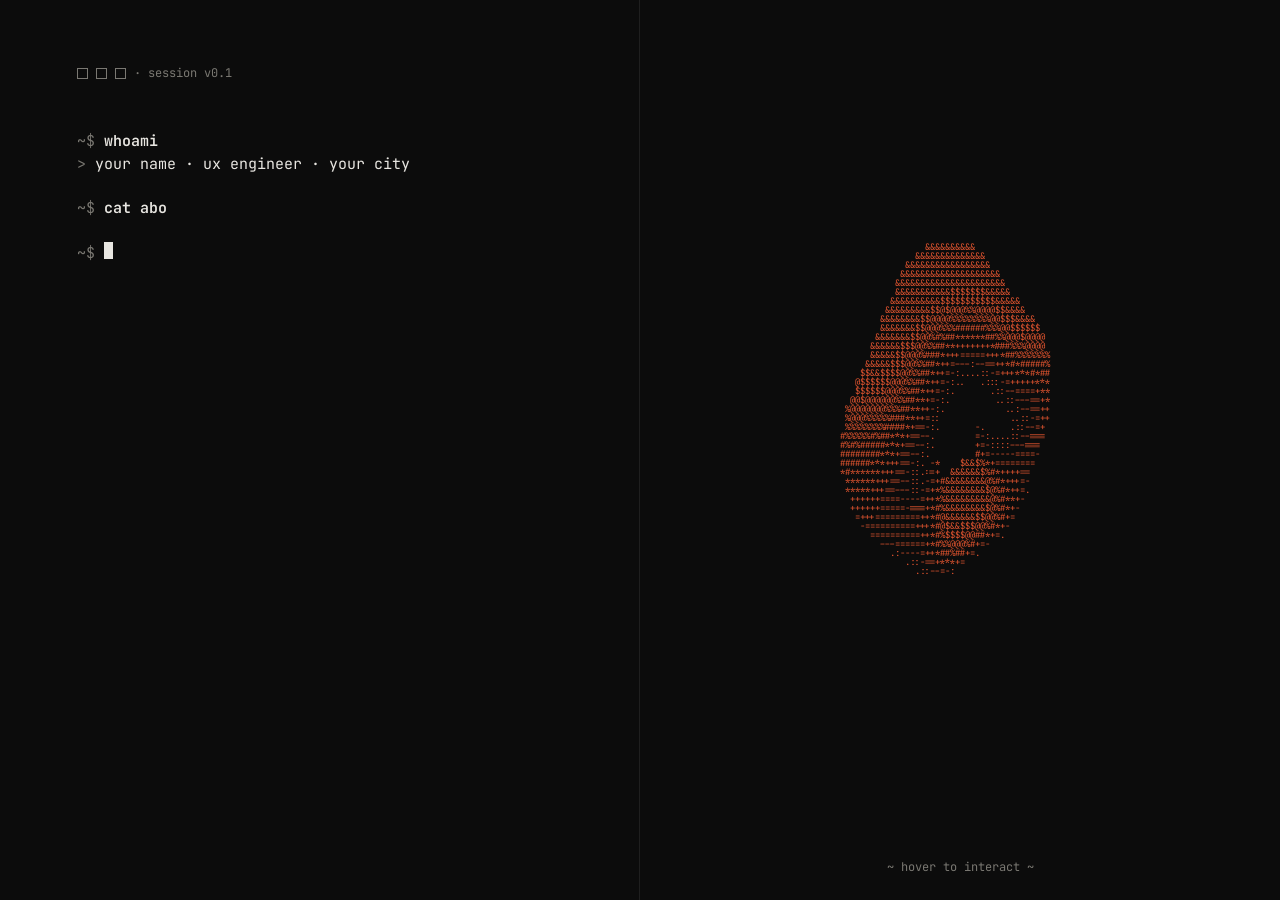
<file: index.html>
﻿<!DOCTYPE html>
<html lang="ru"><head>
<meta charset="UTF-8"><style id="qw-theme">:root {
  --contextual-navbar-foreground-color: #000000 !important;
  --connection-foreground-color: #FFFFFF !important;
  --automation-foreground-color: #FFFFFF !important;
  --global-navbar-background-color: #F3F3F7 !important;
  --accent-foreground-color: #FFFFFF !important;
  --primary-foreground-color: #000000 !important;
  --measure-foreground-color: #CB7600 !important;
  --dimension-foreground-color: #1B84BF !important;
  --warning-background-color: #FF9800 !important;
  --warning-foreground-color: #000000 !important;
  --success-background-color: #27700E !important;
  --info-foreground-color: #FFFFFF !important;
  --secondary-foreground-color: #000000 !important;
  --info-background-color: #2196F3 !important;
  --measure-background-color: #FFF8EF !important;
  --contextual-navbar-background-color: #FFFFFF !important;
  --accent-background-color: #4200DB !important;
  --visualization-background-color: #6842FF !important;
  --connection-background-color: #FF4B14 !important;
  --secondary-background-color: #F9F9FB !important;
  --danger-background-color: #C82745 !important;
  --automation-background-color: #D600BA !important;
  --success-foreground-color: #FFFFFF !important;
  --danger-foreground-color: #FFFFFF !important;
  --dimension-background-color: #EEF8FF !important;
  --insight-foreground-color: #FFFFFF !important;
  --primary-background-color: #FFFFFF !important;
  --insight-background-color: #78008A !important;
  --visualization-foreground-color: #FFFFFF !important;
  --global-navbar-foreground-color: #5A5A5B !important;
  --chat-column-base: 720px !important;
  --chat-column-max: 720px !important;
  --color-bg: #faf9fc !important;
  --color-navbar-bg: #f9f9fb !important;
  --color-navbar-fg: #131920 !important;
  --color-navbar-divider: rgba(0, 0, 0, .12) !important;
  --color-leftnav-bg: #ffffff !important;
  --color-bg-chat-view: #f9f9fb !important;
  --color-bg-secondary: #ffffff !important;
  --color-bg-tertiary: #f9fafb !important;
  --color-bg-hover: #f3f4f6 !important;
  --color-surface: #f9fafb !important;
  --color-surface-hover: #f3f4f6 !important;
  --color-surface-active: #e5e7eb !important;
  --color-border: rgba(0, 0, 0, .12) !important;
  --color-border-light: rgba(0, 0, 0, .06) !important;
  --color-border-strong: #d1d5db !important;
  --background-toggle-off-default: rgba(255, 255, 255, 0) !important;
  --color-primary: #4200db !important;
  --color-primary-dark: #35009e !important;
  --color-primary-light: #8575ff !important;
  --color-primary-bg: #e8e6ff !important;
  --color-primary-hover-border: #35009e !important;
  --color-nav-icon-active: #4200db !important;
  --color-nav-hover-border: #4200db !important;
  --color-primary-alpha-3: color-mix(in srgb, #4200db 3%, transparent) !important;
  --color-primary-alpha-5: color-mix(in srgb, #4200db 5%, transparent) !important;
  --color-primary-alpha-8: color-mix(in srgb, #4200db 8%, transparent) !important;
  --color-primary-alpha-12: color-mix(in srgb, #4200db 12%, transparent) !important;
  --color-primary-alpha-15: color-mix(in srgb, #4200db 15%, transparent) !important;
  --color-primary-alpha-20: color-mix(in srgb, #4200db 20%, transparent) !important;
  --color-primary-alpha-25: color-mix(in srgb, #4200db 25%, transparent) !important;
  --color-primary-alpha-30: color-mix(in srgb, #4200db 30%, transparent) !important;
  --color-primary-alpha-40: color-mix(in srgb, #4200db 40%, transparent) !important;
  --color-primary-alpha-50: color-mix(in srgb, #4200db 50%, transparent) !important;
  --color-primary-alpha-60: color-mix(in srgb, #4200db 60%, transparent) !important;
  --color-primary-subtle: color-mix(in srgb, #4200db 12%, transparent) !important;
  --color-primary-border: color-mix(in srgb, #4200db 30%, transparent) !important;
  --color-focus-ring: #4200db !important;
  --color-sidebar-hover: color-mix(in srgb, #4200db 12%, transparent) !important;
  --color-sidebar-hover-solid: color-mix(in srgb, #4200db 12%, #faf9fc) !important;
  --block-selection-outline-offset: 2px !important;
  --color-accent: #4200db !important;
  --color-accent-foreground: #4200db !important;
  --color-accent-dark: #35009e !important;
  --color-accent-light: #e8e6ff !important;
  --color-accent-inverse: #ffffff !important;
  --color-link: #4200db !important;
  --color-brand-ai-gradient-start: #6842ff !important;
  --color-brand-ai-gradient-mid: #d600ba !important;
  --color-brand-ai-gradient-end: #ff4b14 !important;
  --color-brand-kiro: #9147ff !important;
  --color-primary-gradient-end: #e8e6ff !important;
  --color-primary-bg-solid: #e8e6ff !important;
  --color-user-bubble: #F3F3F7 !important;
  --color-user-bubble-text: #131920 !important;
  --color-text: #131920 !important;
  --color-text-secondary: #5e5e5e !important;
  --color-text-tertiary: #656871 !important;
  --color-text-muted: #656871 !important;
  --color-text-on-primary: #ffffff !important;
  --color-success: #00802f !important;
  --color-success-dark: #00471e !important;
  --color-success-light: #d9ffd6 !important;
  --color-success-hover: #005c26 !important;
  --color-success-bg: #e6f5eb !important;
  --color-success-border: #b3d9bf !important;
  --color-success-foreground: #00802f !important;
  --color-success-dark-foreground: #00471e !important;
  --color-success-text: #00471e !important;
  --color-error: #db0000 !important;
  --color-error-dark: #700000 !important;
  --color-error-light: #ffe0e0 !important;
  --color-error-hover: #ffe0e0 !important;
  --color-error-bg: #fceaea !important;
  --color-error-border: #f2cccc !important;
  --color-error-active-border: #db0000 !important;
  --color-error-foreground: #db0000 !important;
  --color-error-dark-foreground: #700000 !important;
  --color-error-inverse: #ffffff !important;
  --color-error-text: #700000 !important;
  --color-warning: #f2b100 !important;
  --color-warning-dark: #573a00 !important;
  --color-warning-light: #fffbbd !important;
  --color-warning-hover: #db9200 !important;
  --color-warning-bg: #fef7e6 !important;
  --color-warning-border: #f9dfa3 !important;
  --color-warning-foreground: #f2b100 !important;
  --color-warning-dark-foreground: #573a00 !important;
  --color-warning-inverse: #573a00 !important;
  --color-surface-warning: #fffbbd !important;
  --color-text-warning: #573a00 !important;
  --color-info: #006ce0 !important;
  --color-info-dark: #002a66 !important;
  --color-info-light: #d1f1ff !important;
  --color-info-hover: #003b8f !important;
  --color-info-bg: #ebf3fc !important;
  --color-info-border: #b3d1f0 !important;
  --color-info-foreground: #006ce0 !important;
  --color-info-dark-foreground: #002a66 !important;
  --color-info-inverse: #ffffff !important;
  --color-overlay: rgba(0, 0, 0, .5) !important;
  --color-shadow: rgba(0, 0, 0, .08) !important;
  --color-hover: rgba(0, 0, 0, .05) !important;
  --color-tooltip-bg: rgba(0, 0, 0, .85) !important;
  --color-tooltip-text: #ffffff !important;
  --color-voice-purple: #8575ff !important;
  --color-voice-purple-dark: #4200db !important;
  --color-voice-purple-light: #8575ff !important;
  --color-voice-red: #db0000 !important;
  --color-voice-red-dark: #700000 !important;
  --color-voice-amber: #f2b100 !important;
  --color-voice-purple-glow: rgba(66, 0, 219, .4) !important;
  --color-voice-red-glow: rgba(219, 0, 0, .4) !important;
  --font-sans: "Amazon Ember", "Helvetica Neue", "Segoe UI", Roboto, Helvetica, Arial, sans-serif !important;
  --font-mono: "SF Mono", "Monaco", "Menlo", "Consolas", monospace !important;
  --text-2xs: .5625rem !important;
  --text-xs: .625rem !important;
  --text-sm: .6875rem !important;
  --text-base: .75rem !important;
  --text-md: .8125rem !important;
  --text-lg: .875rem !important;
  --text-xl: 1rem !important;
  --text-2xl: 1.125rem !important;
  --text-3xl: 1.25rem !important;
  --text-4xl: 1.5rem !important;
  --text-5xl: 2rem !important;
  --spacing-1: calc(.25rem * 1) !important;
  --spacing-1-5: calc(.25rem * 1.5) !important;
  --spacing-2: calc(.25rem * 2) !important;
  --spacing-3: calc(.25rem * 3) !important;
  --spacing-4: calc(.25rem * 4) !important;
  --spacing-5: calc(.25rem * 5) !important;
  --spacing-6: calc(.25rem * 6) !important;
  --spacing-7: calc(.25rem * 7) !important;
  --spacing-8: calc(.25rem * 8) !important;
  --spacing-9: calc(.25rem * 9) !important;
  --spacing-10: calc(.25rem * 10) !important;
  --border-radius-rounded-lg: 8px !important;
  --radius-sm: 6px !important;
  --radius-md: 10px !important;
  --radius-card: 12px !important;
  --radius-lg: 16px !important;
  --radius-pill: 8px !important;
  --shadow-sm: 0 1px 2px rgba(0, 0, 0, .05) !important;
  --shadow-md: 0 4px 12px rgba(0, 0, 0, .08) !important;
  --shadow-lg: 0 4px 16px 4px rgba(0, 0, 0, .16), 0 2px 6px 1px rgba(0, 0, 0, .16) !important;
  --color-success-bg-solid: #d9ffd6 !important;
  --color-error-bg-solid: #ffe0e0 !important;
  --color-error-border-solid: #ffe0e0 !important;
  --color-warning-bg-solid: #fffbbd !important;
  --color-warning-text: #573a00 !important;
  --color-info-bg-solid: #d1f1ff !important;
  --color-info-bg-solid-alt: #d1f1ff !important;
  --color-info-text: #002a66 !important;
  --color-info-text-alt: #002a66 !important;
  --color-emerald: #10b981 !important;
  --color-teal: #4ecdc4 !important;
  --color-code-bg: #F3F3F7 !important;
  --color-code-header-bg: #f1f3f5 !important;
  --color-code-text: #24292e !important;
  --color-code-border: #e1e4e8 !important;
  --color-code-muted: #6a737d !important;
  --color-inline-code-bg: #F3F3F7 !important;
  --color-inline-code-text: #24292e !important;
  --color-inline-code-border: #e1e4e8 !important;
  --color-scrollbar-thumb: #d1d5db !important;
  --color-scrollbar-track: transparent !important;
  --qs-data-cat-01: #4338CA !important;
  --qs-data-cat-02: #D97706 !important;
  --qs-data-cat-03: #0891B2 !important;
  --qs-data-cat-04: #8B5CF6 !important;
  --qs-data-cat-05: #15803D !important;
  --qs-data-cat-06: #0C4A6E !important;
  --qs-data-cat-07: #D946EF !important;
  --qs-data-cat-08: #65A30D !important;
  --qs-data-cat-09: #1D4ED8 !important;
  --qs-data-cat-10: #831843 !important;
  --qs-data-cat-11: #C2410C !important;
  --qs-data-cat-12: #115E59 !important;
  --qs-data-cat-other: #737373 !important;
  --qs-content: #fff !important;
  --qs-main: #f9f9fb !important;
  --qs-primary-foreground: #131920 !important;
  --qs-secondary-foreground: #656871 !important;
  --qs-tertiary-foreground: #656871 !important;
  --qs-placeholder-foreground: #656871 !important;
  --qs-divider: #dedee3 !important;
  --qs-default-border: #8c8c94 !important;
  --qs-neutral-soft: #b4b4bb !important;
  --qs-neutral-gray-50: #f9fafb !important;
  --qs-tertiary-background: #f9fafb !important;
  --qs-action-hover: #f3f3f7 !important;
  --qs-primary-default: #4200db !important;
  --qs-primary-dark: #35009e !important;
  --qs-primary-medium: #8575ff !important;
  --qs-primary-light: #e8e6ff !important;
  --qs-primary-inverse: #fff !important;
  --qs-success-default: #00802f !important;
  --qs-success-dark: #00471e !important;
  --qs-success-light: #d9ffd6 !important;
  --qs-error-default: #db0000 !important;
  --qs-error-dark: #700000 !important;
  --qs-warning-default: #f2b100 !important;
  --qs-warning-dark: #573a00 !important;
  --qs-warning-light: #fffbbd !important;
  --qs-info-default: #006ce0 !important;
  --qs-info-dark: #002a66 !important;
  --qs-font-sans: "Amazon Ember", "Helvetica Neue", "Segoe UI", Helvetica, Arial, sans-serif !important;
  --safe-top: 0.0px !important;
  --safe-bottom: 0.0px !important;
  --safe-left: 0.0px !important;
  --safe-right: 0.0px !important;
  --qs-action-active: #e8e6ff !important;
  --qs-action-active-hover: #b2a8ff !important;
  --qs-action-disabled: #f3f3f7 !important;
  --qs-active-border: #4200db !important;
  --qs-application-navbar: #4200db !important;
  --qs-application-navbar-dark: #35009e !important;
  --qs-application-navbar-foreground: #fff !important;
  --qs-application-navbar-light: #e8e6ff !important;
  --qs-automation-dark: #660052 !important;
  --qs-automation-default: #d600ba !important;
  --qs-automation-light: #ffe0fb !important;
  --qs-automation-medium: #b3008f !important;
  --qs-automation-soft: #ff94f1 !important;
  --qs-avatar-blue-bg: #d1f1ff !important;
  --qs-avatar-blue-fg: #002a66 !important;
  --qs-avatar-fuchsia-bg: #fce6ff !important;
  --qs-avatar-fuchsia-fg: #590066 !important;
  --qs-avatar-green-bg: #d9ffd6 !important;
  --qs-avatar-green-fg: #00471e !important;
  --qs-avatar-neutral-bg: #dedee3 !important;
  --qs-avatar-neutral-fg: #131920 !important;
  --qs-avatar-orange-bg: #ffe0d6 !important;
  --qs-avatar-orange-fg: #661800 !important;
  --qs-avatar-pink-bg: #ffe0fb !important;
  --qs-avatar-pink-fg: #660052 !important;
  --qs-avatar-primary-bg: #e8e6ff !important;
  --qs-avatar-primary-fg: #35009e !important;
  --qs-avatar-red-bg: #ffe0e0 !important;
  --qs-avatar-red-fg: #700000 !important;
  --qs-avatar-violet-bg: #f2e5ff !important;
  --qs-avatar-violet-fg: #45008a !important;
  --qs-avatar-yellow-bg: #fffbbd !important;
  --qs-avatar-yellow-fg: #573a00 !important;
  --qs-blue-100: #e2ebff !important;
  --qs-blue-1000: #060d27 !important;
  --qs-blue-200: #c2d5ff !important;
  --qs-blue-300: #9fbdff !important;
  --qs-blue-400: #7ea0fc !important;
  --qs-blue-50: #fafbff !important;
  --qs-blue-500: #517df6 !important;
  --qs-blue-600: #2d5fe8 !important;
  --qs-blue-700: #1d3cb9 !important;
  --qs-blue-800: #162c85 !important;
  --qs-blue-900: #102165 !important;
  --qs-blue-950: #0b1746 !important;
  --qs-brand: #fff !important;
  --qs-brand-foreground: #131920 !important;
  --qs-brand-navbar: #131920 !important;
  --qs-brand-navbar-dark: #000 !important;
  --qs-brand-navbar-foreground: #fff !important;
  --qs-brand-navbar-light: #dedee3 !important;
  --qs-coachmark: #006ce0 !important;
  --qs-connection-dark: #661800 !important;
  --qs-connection-default: #db3300 !important;
  --qs-connection-light: #ffe0d6 !important;
  --qs-connection-soft: #ff997a !important;
  --qs-content-inverse: #333843 !important;
  --qs-content-inverse-active: #131920 !important;
  --qs-contrast-foreground: #131920 !important;
  --qs-control-selected-bg: #4200db !important;
  --qs-control-selected-hover-bg: #35009e !important;
  --qs-darkpurple1-100: #eee1ef !important;
  --qs-darkpurple1-1000: #130b14 !important;
  --qs-darkpurple1-200: #dcc0dd !important;
  --qs-darkpurple1-300: #c99ecc !important;
  --qs-darkpurple1-400: #b57ab8 !important;
  --qs-darkpurple1-50: #f8f2f8 !important;
  --qs-darkpurple1-500: #97529b !important;
  --qs-darkpurple1-600: #754078 !important;
  --qs-darkpurple1-700: #542e57 !important;
  --qs-darkpurple1-800: #472749 !important;
  --qs-darkpurple1-900: #341c35 !important;
  --qs-darkpurple1-950: #241325 !important;
  --qs-darkpurple2-100: #f1e3fc !important;
  --qs-darkpurple2-1000: #1b042f !important;
  --qs-darkpurple2-200: #e7d0fb !important;
  --qs-darkpurple2-300: #d6b0f8 !important;
  --qs-darkpurple2-400: #be81f3 !important;
  --qs-darkpurple2-50: #f8f1fe !important;
  --qs-darkpurple2-500: #a652ef !important;
  --qs-darkpurple2-600: #8e24eb !important;
  --qs-darkpurple2-700: #7413c9 !important;
  --qs-darkpurple2-800: #580e98 !important;
  --qs-darkpurple2-900: #36095d !important;
  --qs-darkpurple2-950: #260642 !important;
  --qs-data-categorical-01: #4338ca !important;
  --qs-data-categorical-02: #d97706 !important;
  --qs-data-categorical-03: #0891b2 !important;
  --qs-data-categorical-04: #8b5cf6 !important;
  --qs-data-categorical-05: #15803d !important;
  --qs-data-categorical-06: #0c4a6e !important;
  --qs-data-categorical-07: #d946ef !important;
  --qs-data-categorical-08: #65a30d !important;
  --qs-data-categorical-09: #1d4ed8 !important;
  --qs-data-categorical-10: #831843 !important;
  --qs-data-categorical-11: #c2410c !important;
  --qs-data-categorical-12: #115e59 !important;
  --qs-data-categorical-other: #737373 !important;
  --qs-data-divergent-negative: #ea580c !important;
  --qs-data-divergent-positive: #4f46e5 !important;
  --qs-data-divergent-red-green-negative: #dc2626 !important;
  --qs-data-divergent-red-green-positive: #16a34a !important;
  --qs-data-missing: #d4d4d4 !important;
  --qs-data-sentiment-neutral: #737373 !important;
  --qs-data-sentiment-warning: #9e6900 !important;
  --qs-data-sequential-duochromatic-high: #1e1b4b !important;
  --qs-data-sequential-duochromatic-low: #8b5cf6 !important;
  --qs-data-sequential-monochromatic-high: #4f46e5 !important;
  --qs-default-badge: #b4b4bb !important;
  --qs-default-badge-dot: #656871 !important;
  --qs-dimension: #4200db !important;
  --qs-dimension-experimental: #4200db !important;
  --qs-dimension-experimental-foreground: #4200db !important;
  --qs-dimension-foreground: #fff !important;
  --qs-disabled: #8c8c94 !important;
  --qs-disabled-border: #dedee3 !important;
  --qs-disabled-foreground: #b4b4bb !important;
  --qs-divider-light: #f3f3f7 !important;
  --qs-error-active-border: #db0000 !important;
  --qs-error-border: #ffe0e0 !important;
  --qs-error-foreground: #db0000 !important;
  --qs-error-inverse: #fff !important;
  --qs-error-light: #ffe0e0 !important;
  --qs-error-medium: #900 !important;
  --qs-error-soft: #ff9e9e !important;
  --qs-focus-offset: 1px !important;
  --qs-font-base-letter-spacing: .15px !important;
  --qs-font-display: "Amazon Ember", "Helvetica Neue", "Segoe UI", Helvetica, Arial, sans-serif !important;
  --qs-font-family: "Amazon Ember", "Helvetica Neue", "Segoe UI", Helvetica, Arial, sans-serif !important;
  --qs-gradient-automation-light-stop: #ffe0fb !important;
  --qs-gradient-automation-medium-stop: #b3008f !important;
  --qs-gradient-automation-stop: #d600ba !important;
  --qs-gradient-connection-light-stop: #ffe0d6 !important;
  --qs-gradient-connection-stop: #db3300 !important;
  --qs-gradient-insight-light-stop: #fce6ff !important;
  --qs-gradient-insight-stop: #a000b8 !important;
  --qs-gradient-visualization-light-stop: #f2e5ff !important;
  --qs-gradient-visualization-stop: #7300e5 !important;
  --qs-green-100: #ccffd8 !important;
  --qs-green-1000: #001409 !important;
  --qs-green-200: #a9efba !important;
  --qs-green-300: #84d39a !important;
  --qs-green-400: #71c68c !important;
  --qs-green-50: #f0fff3 !important;
  --qs-green-500: #5bbe7a !important;
  --qs-green-600: #3c955a !important;
  --qs-green-700: #227340 !important;
  --qs-green-800: #00441f !important;
  --qs-green-900: #003317 !important;
  --qs-green-950: #002410 !important;
  --qs-grid-gap: 16px !important;
  --qs-grid-gap-xl: 24px !important;
  --qs-hero-banner-button-hover: color-mix(in srgb, #fff, transparent 60%) !important;
  --qs-hover-border: #333843 !important;
  --qs-info-inverse: #fff !important;
  --qs-info-light: #d1f1ff !important;
  --qs-info-medium: #003b8f !important;
  --qs-info-soft: #75cfff !important;
  --qs-insight-dark: #590066 !important;
  --qs-insight-default: #a000b8 !important;
  --qs-insight-light: #fce6ff !important;
  --qs-insight-soft: #f299ff !important;
  --qs-main-foreground: #131920 !important;
  --qs-main-secondary-foreground: #656871 !important;
  --qs-measure: #00802f !important;
  --qs-measure-experimental: #f2b100 !important;
  --qs-measure-experimental-foreground: #f2b100 !important;
  --qs-measure-foreground: #fff !important;
  --qs-neutral-0: #fff !important;
  --qs-neutral-100: #f5f3ef !important;
  --qs-neutral-1000: #0b0a0a !important;
  --qs-neutral-200: #ece9e4 !important;
  --qs-neutral-300: #e2dfda !important;
  --qs-neutral-400: #cdc9c1 !important;
  --qs-neutral-50: #faf9f7 !important;
  --qs-neutral-500: #adaaa3 !important;
  --qs-neutral-600: #94918b !important;
  --qs-neutral-700: #7d7a73 !important;
  --qs-neutral-800: #5e5b56 !important;
  --qs-neutral-900: #302f2c !important;
  --qs-neutral-950: #151310 !important;
  --qs-neutral-black: #000 !important;
  --qs-neutral-dark: #333843 !important;
  --qs-neutral-deep: #656871 !important;
  --qs-neutral-default: #dedee3 !important;
  --qs-neutral-light: #f3f3f7 !important;
  --qs-neutral-lightest: #f9f9fb !important;
  --qs-neutral-medium: #8c8c94 !important;
  --qs-neutral-strong: #131920 !important;
  --qs-neutral-white: #fff !important;
  --qs-overlay: color-mix(in srgb, #131920, transparent 50%) !important;
  --qs-popover-border: transparent !important;
  --qs-primary-inverse-foreground: #fff !important;
  --qs-primary-soft: #b2a8ff !important;
  --qs-progress-active: #4200db !important;
  --qs-red-100: #ffe4e1 !important;
  --qs-red-1000: #240004 !important;
  --qs-red-200: #ffc7c2 !important;
  --qs-red-300: #ffa099 !important;
  --qs-red-400: #eb6560 !important;
  --qs-red-50: #fff6f5 !important;
  --qs-red-500: #c33c38 !important;
  --qs-red-600: #aa2b2b !important;
  --qs-red-700: #8a0f0f !important;
  --qs-red-800: #6e000d !important;
  --qs-red-900: #57000a !important;
  --qs-red-950: #3d0007 !important;
  --qs-secondary: #dedee3 !important;
  --qs-secondary-dark: #b4b4bb !important;
  --qs-secondary-light: #f3f3f7 !important;
  --qs-shadow: #00000029 !important;
  --qs-shadow-lg: 0 4px 16px 4px #00000029, 0 2px 6px 1px #00000029 !important;
  --qs-shadow-md: 0 0 2px 0 #00000029, 0 2px 8px 1px #00000029 !important;
  --qs-shadow-pin-left: inset -4px 0 4px -4px #00000029 !important;
  --qs-shadow-pin-right: inset 4px 0 4px -4px #00000029 !important;
  --qs-shadow-sm: 0 0 2px 0 #00000029, 0 0 4px 0 #00000029 !important;
  --qs-shadow-xl: 0 4px 8px 2px #00000029, 0 6px 20px 4px #00000029 !important;
  --qs-spice: #ff9800 !important;
  --qs-success-inverse: #fff !important;
  --qs-success-medium: #005c26 !important;
  --qs-success-soft: #aeffa8 !important;
  --qs-tag-default: #dedee3 !important;
  --qs-tag-soft-border: #b4b4bb !important;
  --qs-toggle-tile-lg: calc(.25rem * 15) !important;
  --qs-toggle-tile-md: calc(.25rem * 12) !important;
  --qs-toggle-tile-sm: calc(.25rem * 8) !important;
  --qs-transparent: transparent !important;
  --qs-visualization-dark: #45008a !important;
  --qs-visualization-default: #7300e5 !important;
  --qs-visualization-light: #f2e5ff !important;
  --qs-visualization-soft: #d4a8ff !important;
  --qs-warning-experimental: #f2b100 !important;
  --qs-warning-experimental-light: #fffbbd !important;
  --qs-warning-experimental-light-foreground: #fffbbd !important;
  --qs-warning-inverse: #573a00 !important;
  --qs-warning-medium: #db9200 !important;
  --qs-warning-soft: #ffed4d !important;
  --qs-width-modal-lg: 1136px !important;
  --qs-width-modal-md: 600px !important;
  --qs-width-modal-sm: 384px !important;
  --qs-yellow-100: #fff5cf !important;
  --qs-yellow-1000: #1f1100 !important;
  --qs-yellow-200: #ffe79e !important;
  --qs-yellow-300: #fbd86f !important;
  --qs-yellow-400: #facb3d !important;
  --qs-yellow-50: #fffcf0 !important;
  --qs-yellow-500: #e2ac36 !important;
  --qs-yellow-600: #ca8d2b !important;
  --qs-yellow-700: #9d672f !important;
  --qs-yellow-800: #7a4c19 !important;
  --qs-yellow-900: #522e00 !important;
  --qs-yellow-950: #381f00 !important;
  --qs-duration-reorder: .125s !important;
  --qs-ease-reorder: ease-in-out !important;
  --z-subtask-modal: 10000 !important;
  --z-above-subtask-modal: 10001 !important;
  --react-pdf-text-layer: 1 !important;
  --highlight-bg-color: rgba(180, 0, 170, 1) !important;
  --highlight-selected-bg-color: rgba(0, 100, 0, 1) !important;
  --react-pdf-annotation-layer: 1 !important;
  --annotation-unfocused-field-background: url("data:image/svg+xml;charset=UTF-8,<svg width='1px' height='1px' xmlns='http://www.w3.org/2000/svg'><rect width='100%' height='100%' style='fill:rgba(0, 54, 255, 0.13);'/></svg>") !important;
  --input-focus-border-color: Highlight !important;
  --input-focus-outline: 1px solid Canvas !important;
  --input-unfocused-border-color: transparent !important;
  --input-disabled-border-color: transparent !important;
  --input-hover-border-color: black !important;
  --link-outline: none !important;
  --flow-size-overview-canvas-min-height: 480px !important;
}</style>
<meta name="viewport" content="width=device-width, initial-scale=1">
<title>~$ your name — ux engineer</title>
<link href="https://fonts.googleapis.com/css2?family=JetBrains+Mono:ital,wght@0,400;0,600;1,400&amp;display=swap" rel="stylesheet">
<style>
:root{--page-bg:#0c0c0c;--page-fg:#e8e6e1;--page-dim:#7a7872;--page-accent:#e0542f;--page-line:#1f1f1f;--page-mono:'JetBrains Mono',ui-monospace,Consolas,monospace}
*{box-sizing:border-box;margin:0;padding:0}
html,body{height:100%}
body{background:var(--page-bg);color:var(--page-fg);font:15px/1.5 var(--page-mono);display:grid;grid-template-columns:minmax(0,1fr) minmax(0,1fr);overflow:hidden}
#term{overflow-y:auto;padding:64px clamp(20px,12%,220px) 80px;border-right:1px solid var(--page-line);cursor:text}
#term::-webkit-scrollbar{width:6px}#term::-webkit-scrollbar-thumb{background:#222}
.bar{display:flex;gap:8px;align-items:center;color:var(--page-dim);font-size:12px;margin-bottom:48px}
.bar i{width:11px;height:11px;border:1px solid var(--page-dim)}
.line{white-space:pre-wrap;word-break:break-word;min-height:1.5em}
.cmd{margin-top:22px}.cmd b{font-weight:600}
.ps{color:var(--page-dim)}
.dim{color:var(--page-dim)}.tag{color:var(--page-accent)}
.cmt{color:var(--page-dim);font-style:italic;margin-top:22px}
a{color:var(--page-fg);text-decoration:none;border-bottom:1px solid var(--page-dim)}
a:hover{color:var(--page-accent);border-color:var(--page-accent)}
.key{display:inline-block;width:110px}
#input-line{margin-top:22px;display:flex}
#typed{white-space:pre}
.cur{display:inline-block;width:9px;height:1.15em;background:var(--page-fg);vertical-align:-3px;animation:blink 1s steps(1) infinite}
@keyframes blink{50%{opacity:0}}
#art{position:relative;display:flex;align-items:center;justify-content:center;overflow:hidden}
#ascii{font:9px/9px var(--page-mono);color:var(--page-accent);white-space:pre;user-select:none}
.hint{position:absolute;bottom:24px;left:0;right:0;text-align:center;color:var(--page-dim);font-size:12px}
@media (max-width:820px){body{grid-template-columns:1fr;overflow:auto}#art{display:none}#term{border:0;padding:40px 20px}}
body.light{--page-bg:#f2f0eb;--page-fg:#141414;--page-dim:#86837c;--page-line:#dcd9d2}body.light .cur{background:var(--page-fg)}
@media (prefers-reduced-motion:reduce){.cur{animation:none}}
</style>
</head>
<body>
<main id="term">
  <div class="bar"><i></i><i></i><i></i><span>· session v0.1</span></div>
  <div id="out"></div>
  <div id="input-line" hidden=""><span class="ps">~$&nbsp;</span><span id="typed"></span><span class="cur"></span></div>
</main>
<aside id="art"><pre id="ascii"></pre><div class="hint">~ hover to interact ~</div></aside>

<script>
// ===== контент: меняй тут =====
const SCRIPT = [
  ['whoami', ['your name · ux engineer · your city']],
  ['cat about.txt', ['designing interfaces for 5 years,','writing frontend for 3 of them.','','i like turning messy ideas into','working prototypes people actually use.']],
  ['ls projects/', [
    '<a href="./pet-projects/sun-timeline/index.html" target="_blank" rel="noopener">sun-timeline</a>   <span class="dim">· raw webgl2 solar evolution</span>   <span class="tag">[live]</span>',
    '<a href="./pet-projects/medusa-jf4/index.html" target="_blank" rel="noopener">medusa-jf4</a>     <span class="dim">· three.js 3d field simulator</span>  <span class="tag">[live]</span>',
    '<a href="./pet-projects/vhs-archive/index.html" target="_blank" rel="noopener">vhs-archive</a>    <span class="dim">· 3d curved shelf + svg ink</span>    <span class="tag">[live]</span>',
    '<a href="./pet-projects/honey-jar/index.html" target="_blank" rel="noopener">honey-jar</a>      <span class="dim">· hiven 4-scene pinned story</span>   <span class="tag">[live]</span>',
    '<a href="./pet-projects/print-gallery/index.html" target="_blank" rel="noopener">print-gallery</a>  <span class="dim">· zestwell 3d corridor + bag</span>   <span class="tag">[live]</span>',
    '<a href="./pet-projects/axon/index.html" target="_blank" rel="noopener">axon-lab</a>       <span class="dim">· realtime particle-sphere lab</span> <span class="tag">[live]</span>']],
  ['ls experiments/', [
    '<a href="./monolith/index.html" target="_blank" rel="noopener">kinetic-monolith</a> <span class="dim">· react + webgl2 portfolio</span>   <span class="tag">[dev]</span>',
    '<a href="#art">ascii-orb</a>        <span class="dim">· the thing on the right →</span>   <span class="tag">[live]</span>']],
  ['echo $CONTACTS', [
    '<span class="key">github</span><a href="https://github.com/Goldiii-sudo" target="_blank" rel="noopener">@Goldiii-sudo</a>',
    '<span class="key">telegram</span><a href="https://t.me/Itsbanana2" target="_blank" rel="noopener">@Itsbanana2</a>',
    '<span class="key">email</span><a href="mailto:archi2228@outlook.com">archi2228@outlook.com</a>']],
];
const FOOTER = ['// site under construction. come back tomorrow. or in 2077.','// type something'];
const IDLE = ['still here? good.','the cursor is doing all the work today.','try typing "help".','i\'d offer you tea but i\'m html.','somewhere a cat just knocked a cup off a table.','press any key. any of them. i\'m not picky.','still loading your motivation...','okay, i\'ll just talk to myself then.'];
const CMDS = {
  help: ()=>['available: help, about, projects, contacts, joke, clear, ls, cat, whoami, date, echo, history, ping, coffee, cowsay, theme, matrix, hack, exit','some commands are hidden. good luck.'],
  about: ()=>['see above. scroll is free.'],
  projects: ()=>['sun-timeline  · raw webgl2 solar evolution [live]','medusa-jf4    · three.js 3d field simulator [live]','vhs-archive   · 3d curved shelf + svg ink [live]','honey-jar     · hiven 4-scene pinned story [live]','print-gallery · zestwell 3d corridor + bag [live]','axon-lab      · realtime particle-sphere lab [live]'],
  contacts: ()=>['email works best: archi2228@outlook.com'],
  joke: ()=>[['why do programmers prefer dark mode? because light attracts bugs.','there are 10 kinds of people: those who get binary and those who don\'t.','i would tell you a udp joke, but you might not get it.'][Math.random()*3|0]],
  sudo: a=>a.join(' ')==='make me a sandwich'?['okay. 🥪 (it\'s ascii, don\'t eat the screen)']:['nice try. this incident will be reported to nobody.'],
  clear: ()=>{out.innerHTML='';return []},
  ls: a=>a[0]==='-la'?['drwxr-xr-x  projects/','drwxr-xr-x  experiments/','-rw-r--r--  about.txt','-rw-------  .secret','-rw-r--r--  .bash_history']:['projects/  experiments/  about.txt'],
  cat: a=>({'about.txt':['designing interfaces for 5 years. see above.'],'.secret':['the real secret was the friends we made along the way.'],'.bash_history':['vim exit','how to exit vim','how to exit vim please','sudo reboot']}[a[0]]||[a[0]?'cat: '+a[0]+': no such file. maybe try ls -la':'meow. 🐈']),
  whoami: ()=>['a visitor. curious one, apparently.'],
  date: ()=>[new Date().toString().slice(0,24),'yes, it\'s still today.'],
  echo: a=>[a.join(' ')||'...echo?'],
  history: ()=>hist.length?hist.map((h,i)=>(i+1)+'  '+h):['no history. clean record.'],
  ping: ()=>['pong.','64 bytes from your-name: time=0.1ms (i\'m fast)'],
  coffee: ()=>['error 418: i\'m a teapot. try "tea".'],
  tea: ()=>['brewing... ☕ done. you\'re welcome.'],
  cowsay: a=>{const t=a.join(' ')||'moo';return [' '+'_'.repeat(t.length+2),'< '+t+' >',' '+'-'.repeat(t.length+2),'        \\   ^__^','         \\  (oo)\\_______','            (__)\\       )\\/\\','                ||----w |','                ||     ||']},
  theme: ()=>{document.body.classList.toggle('light');return ['theme switched. your eyes will thank or hate you.']},
  matrix: ()=>{matrix();return ['wake up, neo...']},
  hack: async()=>{for(const s of ['connecting to mainframe...','bypassing firewall... [██████░░░░]','bypassing firewall... [██████████]','downloading the internet...','access granted.','just kidding. go outside.']){add('<span class="ps">&gt; </span>'+s);await wait(450)}return []},
  exit: ()=>['there is no escape. close the tab like a normal person.'],
  vim: ()=>['you entered vim. you live here now.','(hint: there is no hint)'],
  'rm': a=>a.join(' ').includes('-rf')?(()=>{document.body.style.transition='transform 1s, opacity 1s';document.body.style.transform='rotate(3deg) scale(.97)';setTimeout(()=>{document.body.style.transform='';},1200);return ['deleting everything...','just kidding. i have backups. probably.']})():['rm: be more specific. or don\'t.'],
  hello: ()=>['hi. nice to finally meet you.'],
  hi: ()=>['hey. type "help" if you\'re lost.'],
  42: ()=>['the answer. but what was the question?'],
  'привет': ()=>['привет. i speak english mostly, but i appreciate it.'],
};
const hist=[];let hi=0;
const MX=document.createElement('canvas');
function matrix(){MX.style.cssText='position:fixed;inset:0;z-index:99;pointer-events:none';document.body.appendChild(MX);const c=MX.getContext('2d');MX.width=innerWidth;MX.height=innerHeight;const cols=Array(Math.ceil(MX.width/14)).fill(0);let n=0;(function f(){c.fillStyle='rgba(12,12,12,.1)';c.fillRect(0,0,MX.width,MX.height);c.fillStyle='#e0542f';c.font='14px monospace';cols.forEach((y,i)=>{c.fillText(String.fromCharCode(0x30A0+Math.random()*96|0),i*14,y);cols[i]=y>MX.height&&Math.random()>.97?0:y+14});if(++n<220)requestAnimationFrame(f);else MX.remove()})()}
// konami
const KON='ArrowUp ArrowUp ArrowDown ArrowDown ArrowLeft ArrowRight ArrowLeft ArrowRight b a'.split(' ');let kp=0;
document.addEventListener('keydown',e=>{kp=e.key===KON[kp]?kp+1:(e.key===KON[0]?1:0);if(kp===KON.length){kp=0;add('<span class="ps">&gt; </span><span class="tag">+30 lives. you\'re officially a nerd. 🎮</span>');matrix()}});
const FALLBACK = ['command not found. i\'m just a pretty div.','that\'s not a thing here.','interesting. no.','i heard you. i\'m ignoring you.','error 418: i\'m a teapot.'];

const ROAST = {
  generic: [...FALLBACK,'bold of you to assume i\'d understand that.','typing random stuff won\'t get you hired.','your keyboard deserves better.','i\'ve seen smarter input from a cat walking on a laptop.','wow. a true hacker.','not even chatgpt knows what you meant.','that command was so bad my css broke a little.','try "help". it exists for people like you.','i\'m a static page and i still have more going on than that.','denied. vibe check failed.','are you okay? blink twice.','404: point of that command not found.'],
  repeat: ['you typed that already. it didn\'t work then either.','same thing, same result. einstein had a word for this.','persistence is cute. this isn\'t.','again? i\'m starting to worry about you.','you\'ve unlocked: nothing. congrats.'],
  short: ['one letter. impressive vocabulary.','"{x}"? that\'s the whole thought?','your cat typed that, right?','minimalism. i respect it. but no.','words can be longer than one letter, you know.'],
  spam: ['stop spamming. i\'m a div, not a punching bag.','you\'ve typed "{x}" {n} times. seek help.','achievement unlocked: most boring visitor.','i\'m telling your mom.','{n} times. even the cursor is embarrassed for you.','ok, i\'m not answering "{x}" anymore.','...','.','fine. "{x}". happy now?'],
  swear: ['such language. from someone who can\'t find the help command.','insulting a website at 3am. living your best life.','i\'d be offended but i\'m literally made of text.','does your mom know you talk like this?','that\'s not how you get a job here.','calm down, keyboard warrior.','did the website hurt your feelings? it\'s okay.','i\'m logging this. just kidding. or am i.','insulting a terminal. peak performance.','strong words for someone who lost an argument to a div.'],
  ru: ['i see cyrillic. flattered, but i only speak english and sarcasm.','нет. (that\'s all the russian i know)','translating... translation: "please type help".','русский? cool. still not a command.'],
  caps: ['WHY ARE WE YELLING','caps lock is not a superpower.','shouting won\'t make me smarter.'],
  empty: ['you pressed enter on nothing. deep.','silence. i like it.','an empty command. very zen.','press harder. maybe it\'ll work.'],
  q: ['questions? i\'m a terminal, not a therapist.','great question. no answer.','idk, ask google.'],
};
const SWEAR=/(х[уy]й|хуе|пизд|еба|ебл|ёб|бля|сук|муда|пидо|пидр|даун|долбо|гандон|fuck|shit|bitch|idiot|stupid|dumb|noob)/i;
let lastCmd='',rep=0,empties=0;const seen={};
function pick(a){return a[Math.random()*a.length|0]}
function roast(c){
  const k=c.toLowerCase();seen[k]=(seen[k]||0)+1;
  rep=k===lastCmd?rep+1:0;lastCmd=k;
  const fill=s=>s.replace(/\{x\}/g,c).replace(/\{n\}/g,seen[k]);
  if(SWEAR.test(c))return fill(pick(ROAST.swear));
  if(seen[k]>=4)return fill(pick(ROAST.spam));
  if(rep>=1)return fill(pick(ROAST.repeat));
  if(c.length<=2)return fill(pick(ROAST.short));
  if(c.length>3&&c===c.toUpperCase()&&/[A-ZА-Я]/.test(c))return pick(ROAST.caps);
  if(c.endsWith('?'))return pick(ROAST.q);
  if(/[а-яё]/i.test(c))return pick(ROAST.ru);
  return pick(ROAST.generic);
}

// ===== терминал =====
const out=document.getElementById('out'),term=document.getElementById('term'),il=document.getElementById('input-line'),typedEl=document.getElementById('typed');
const reduce=matchMedia('(prefers-reduced-motion: reduce)').matches;
const wait=ms=>new Promise(r=>setTimeout(r,reduce?0:ms));
const esc=s=>s.replace(/[&<>"]/g,c=>({'&':'&amp;','<':'&lt;','>':'&gt;','"':'&quot;'}[c]));
function add(html,cls='line'){const d=document.createElement('div');d.className=cls;d.innerHTML=html;out.appendChild(d);term.scrollTop=term.scrollHeight;return d}
async function typeCmd(c){const d=add('<span class="ps">~$ </span><b></b>','line cmd');const b=d.querySelector('b');for(const ch of c){b.textContent+=ch;await wait(45+Math.random()*50)}await wait(250)}
async function boot(){
  for(const [c,lines] of SCRIPT){await typeCmd(c);for(const l of lines){add('<span class="ps">&gt; </span>'+l);await wait(60)}}
  for(const f of FOOTER){add(f,'line cmt');await wait(200)}
  il.hidden=false;armIdle();
}
let buf='',idleT,idleI=0;
function armIdle(){clearTimeout(idleT);idleT=setTimeout(function tick(){add('<span class="ps">&gt; </span>'+IDLE[idleI++%IDLE.length],'line cmt');out.appendChild(il.parentNode===out?il:document.createTextNode(''));term.scrollTop=term.scrollHeight;idleT=setTimeout(tick,6000)},12000)}
document.addEventListener('keydown',async e=>{
  if(il.hidden||e.ctrlKey||e.metaKey||e.altKey)return;
  armIdle();
  if(e.key==='Enter'){
    const c=buf.trim();add('<span class="ps">~$ </span><b>'+esc(buf)+'</b>','line');
    buf='';typedEl.textContent='';
    if(!c){if(++empties>=3){empties=0;add('<span class="ps">&gt; </span>'+esc(pick(ROAST.empty)))}}
    else{empties=0;hist.push(c);hi=hist.length;const [name,...args]=c.split(/\s+/);const f=CMDS[name.toLowerCase()];const res=f?await f(args):[roast(c)];res.forEach(r=>add('<span class="ps">&gt; </span>'+esc(r)))}
  }else if(e.key==='Backspace'){buf=buf.slice(0,-1)}
  else if(e.key==='ArrowUp'&&hist.length){hi=Math.max(0,hi-1);buf=hist[hi];e.preventDefault()}
  else if(e.key==='ArrowDown'&&hist.length){hi=Math.min(hist.length,hi+1);buf=hist[hi]||'';e.preventDefault()}
  else if(e.key==='Tab'){e.preventDefault();const m=Object.keys(CMDS).filter(k=>k.startsWith(buf));if(m.length===1)buf=m[0];else if(m.length&&buf)add('<span class="ps">&gt; </span>'+esc(m.join('  ')))}
  else if(e.key.length===1){buf+=e.key;e.preventDefault()}
  typedEl.textContent=buf;term.appendChild(il);term.scrollTop=term.scrollHeight;
});
boot();

// ===== ascii-шар справа =====
const pre=document.getElementById('ascii'),art=document.getElementById('art');
const W=90,H=60,CH=' .:-=+*#%@$&';
let A=0,B=0,mx=0,my=0,tx=0,ty=0;
art.addEventListener('mousemove',e=>{const r=art.getBoundingClientRect();tx=(e.clientX-r.left)/r.width-.5;ty=(e.clientY-r.top)/r.height-.5});
art.addEventListener('mouseleave',()=>{tx=ty=0});
function frame(){
  mx+=(tx-mx)*.08;my+=(ty-my)*.08;
  const buf=new Array(W*H).fill(' '),z=new Array(W*H).fill(0);
  const cA=Math.cos(A),sA=Math.sin(A),cB=Math.cos(B),sB=Math.sin(B);
  for(let th=0;th<6.283;th+=.07)for(let ph=0;ph<6.283;ph+=.02){
    const ct=Math.cos(th),st=Math.sin(th),cp=Math.cos(ph),sp=Math.sin(ph);
    const R=2+Math.sin(ph*5+A*2)*.15*(1+Math.abs(mx)*4),cx=R+ct;
    const x=cx*(cB*cp+sA*sB*sp)-st*cA*sB,y=cx*(sB*cp-sA*cB*sp)+st*cA*cB,zz=5+cA*cx*sp+st*sA,oz=1/zz;
    const px=(W/2+30*oz*x)|0,py=(H/2-15*oz*y*1.9)|0;
    const L=cp*ct*sB-cA*ct*sp-sA*st+cB*(cA*st-ct*sA*sp);
    const i=px+W*py;
    if(py>=0&&py<H&&px>=0&&px<W&&oz>z[i]){z[i]=oz;buf[i]=CH[Math.max(0,Math.min(CH.length-1,(L*8+3)|0))]}
  }
  let s='';for(let r=0;r<H;r++)s+=buf.slice(r*W,r*W+W).join('')+'\n';pre.textContent=s;
  A+=.012+my*.06;B+=.008+mx*.06;
  if(!reduce)requestAnimationFrame(frame);
}
frame();
</script>


</body></html>
</file>
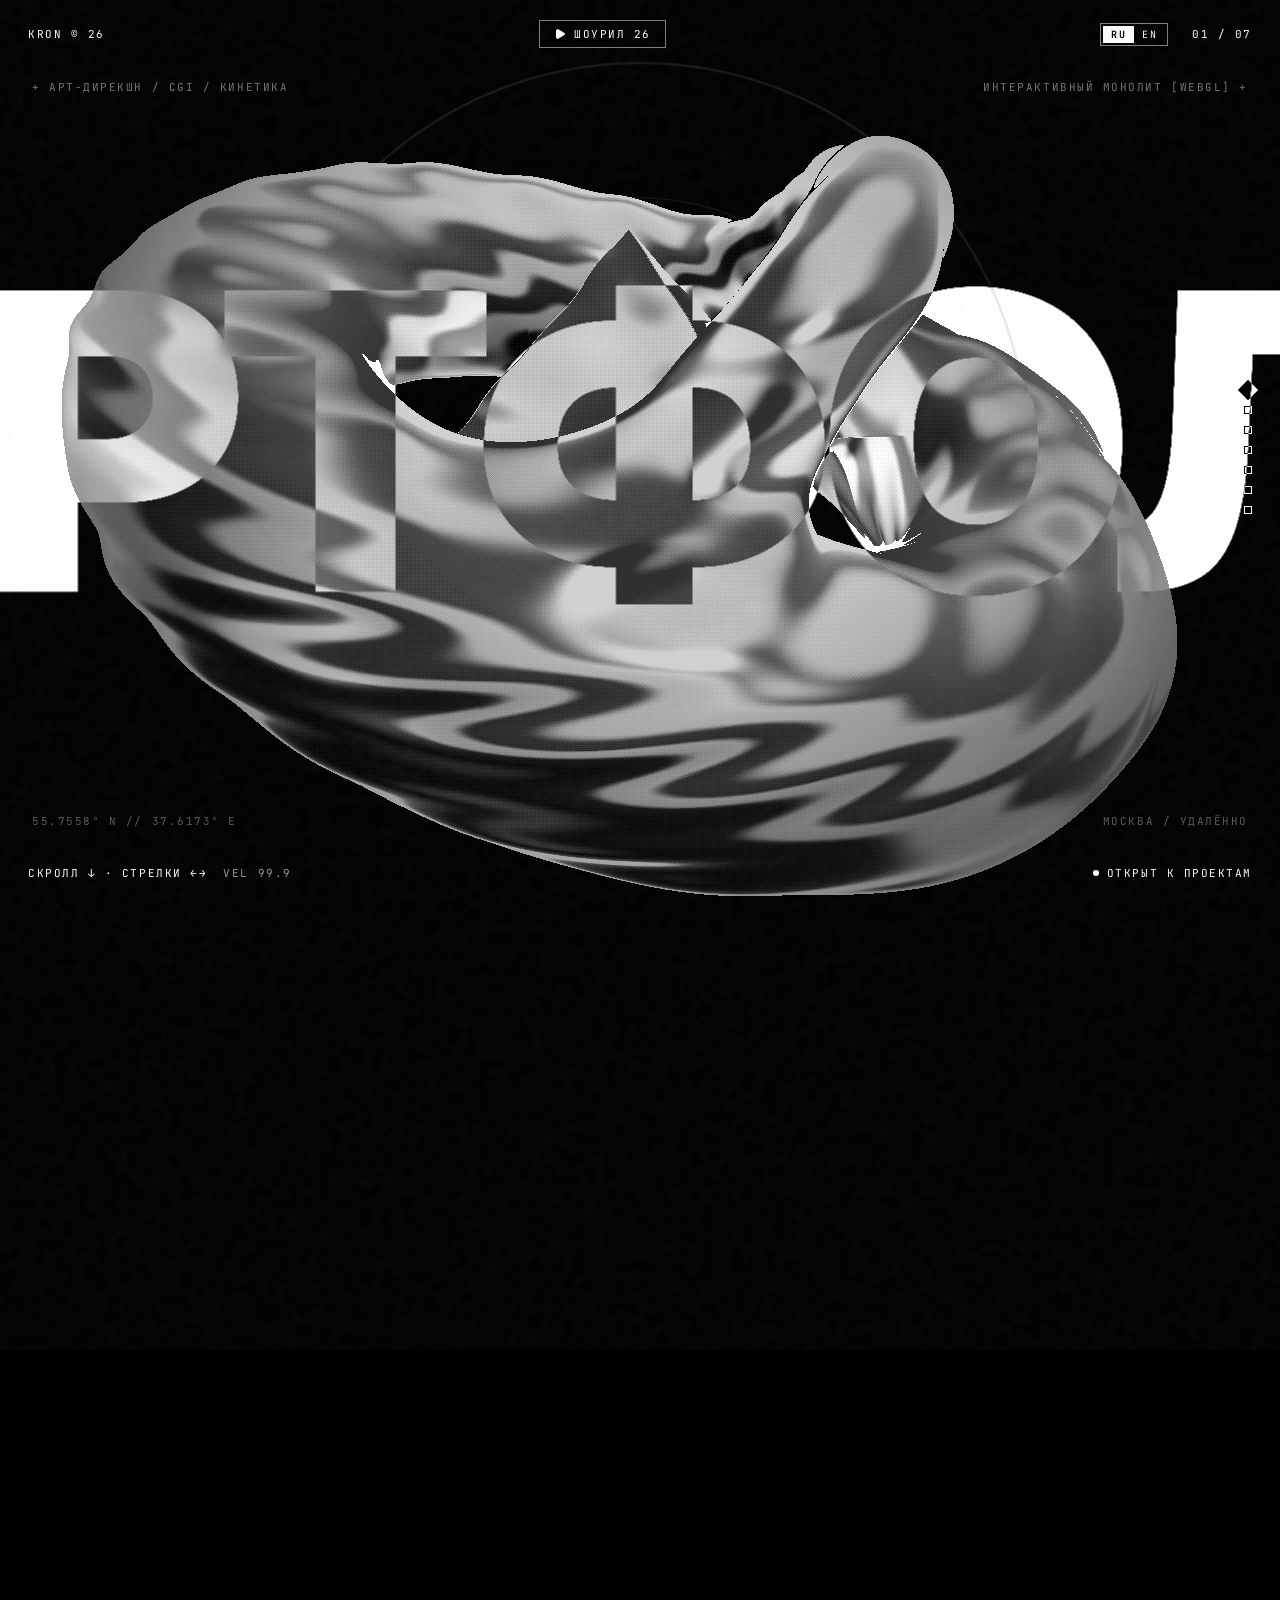
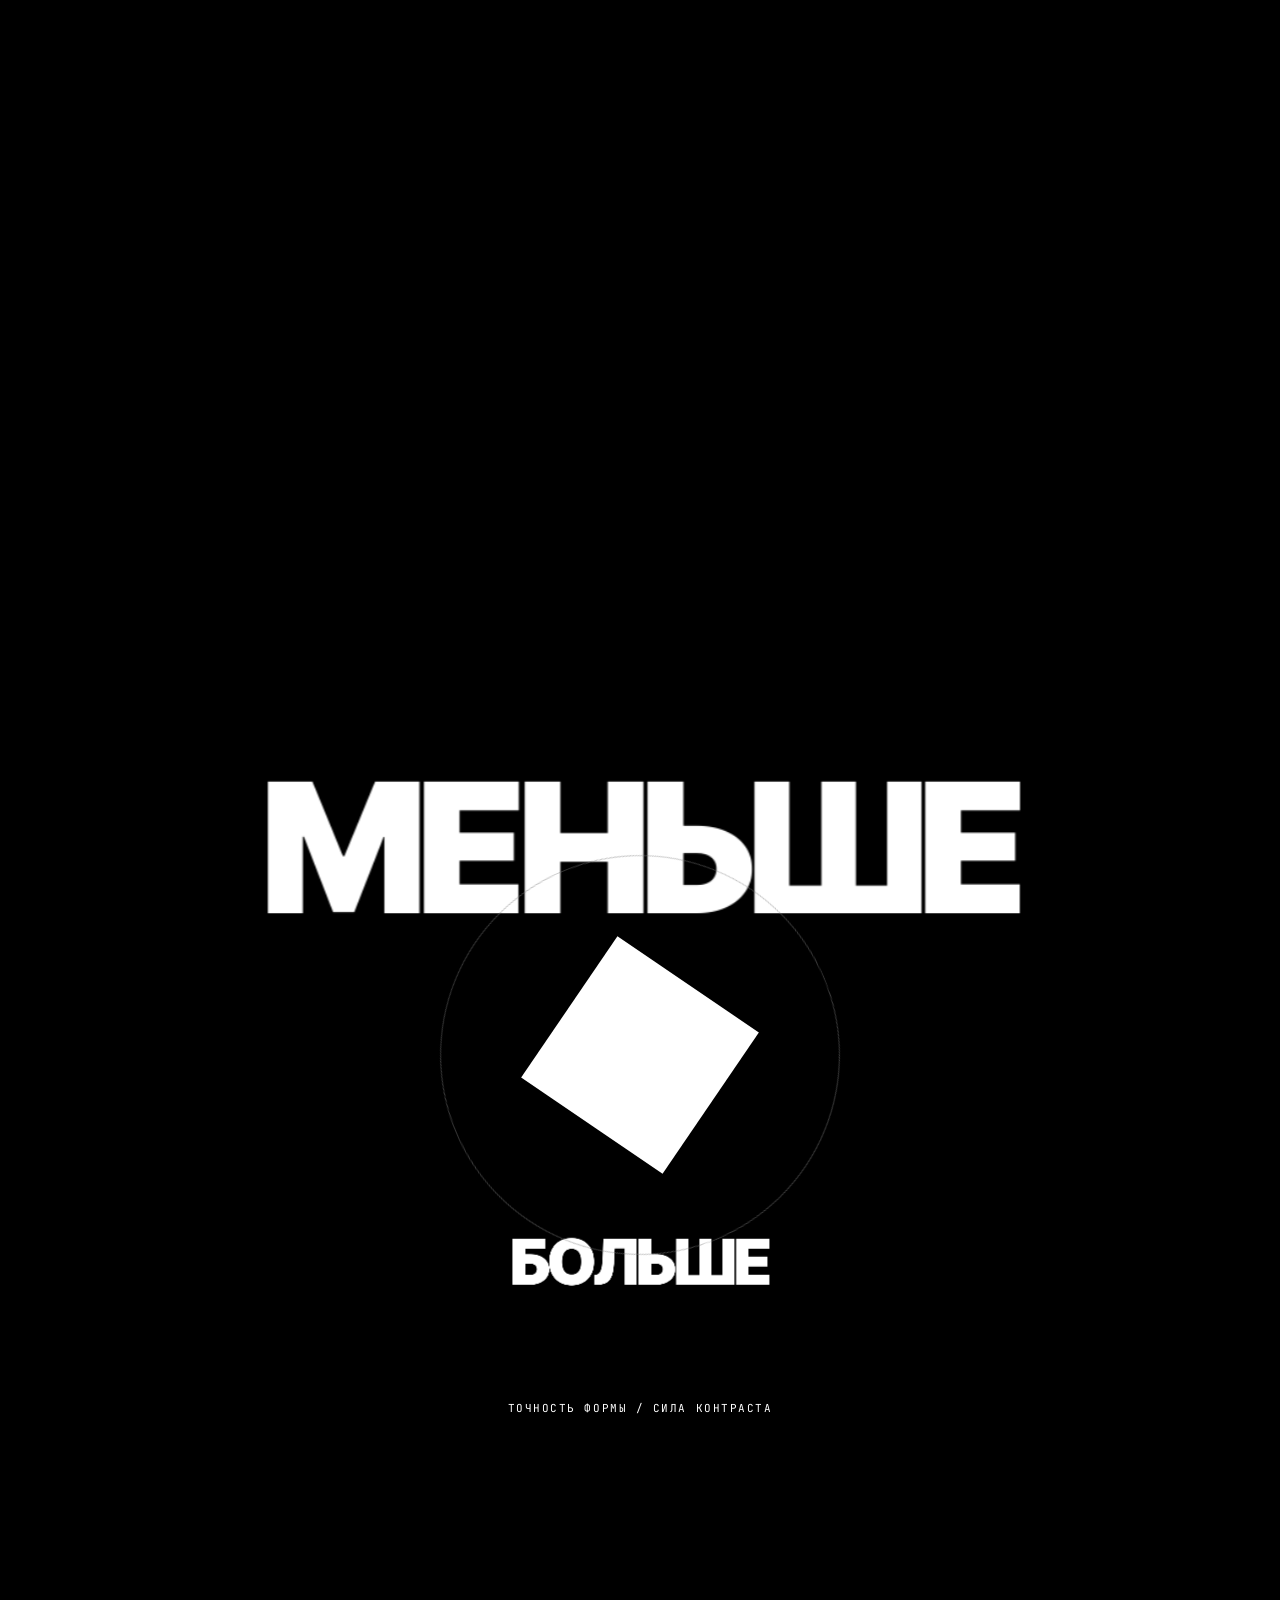
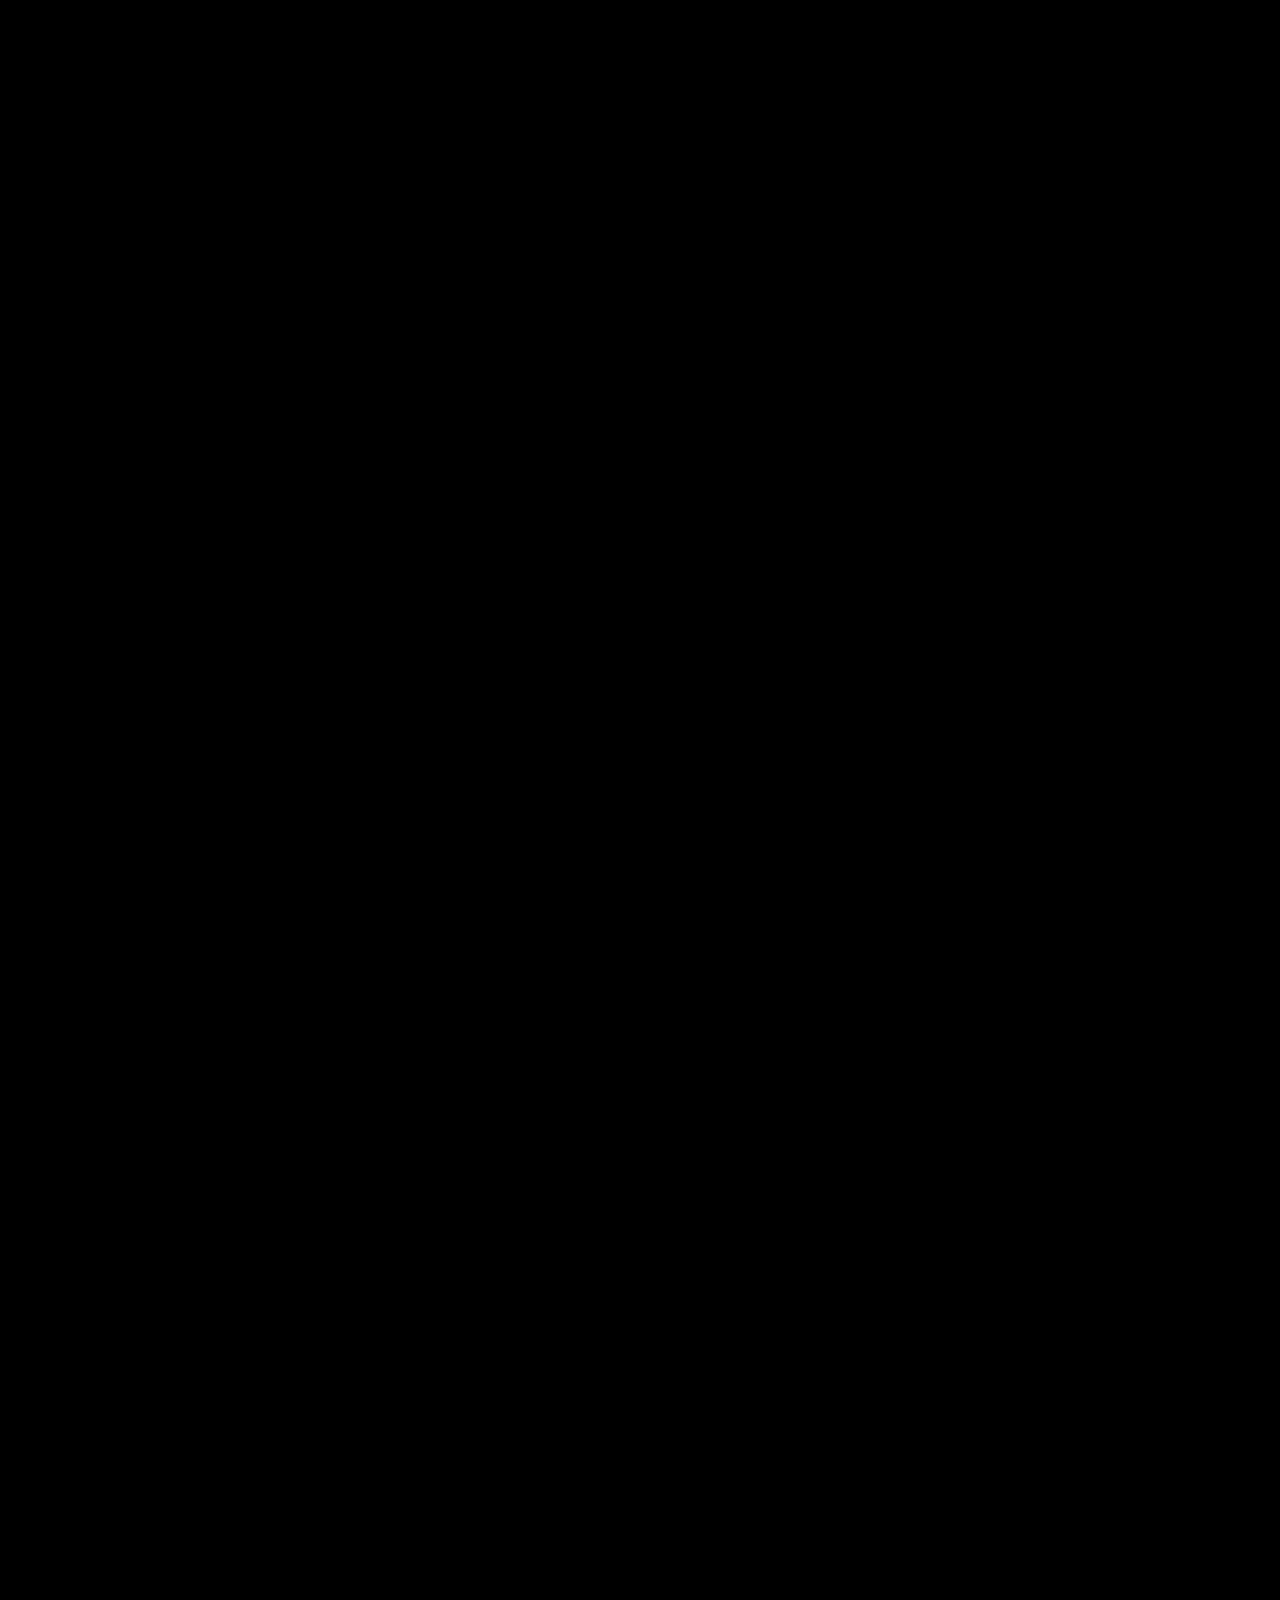
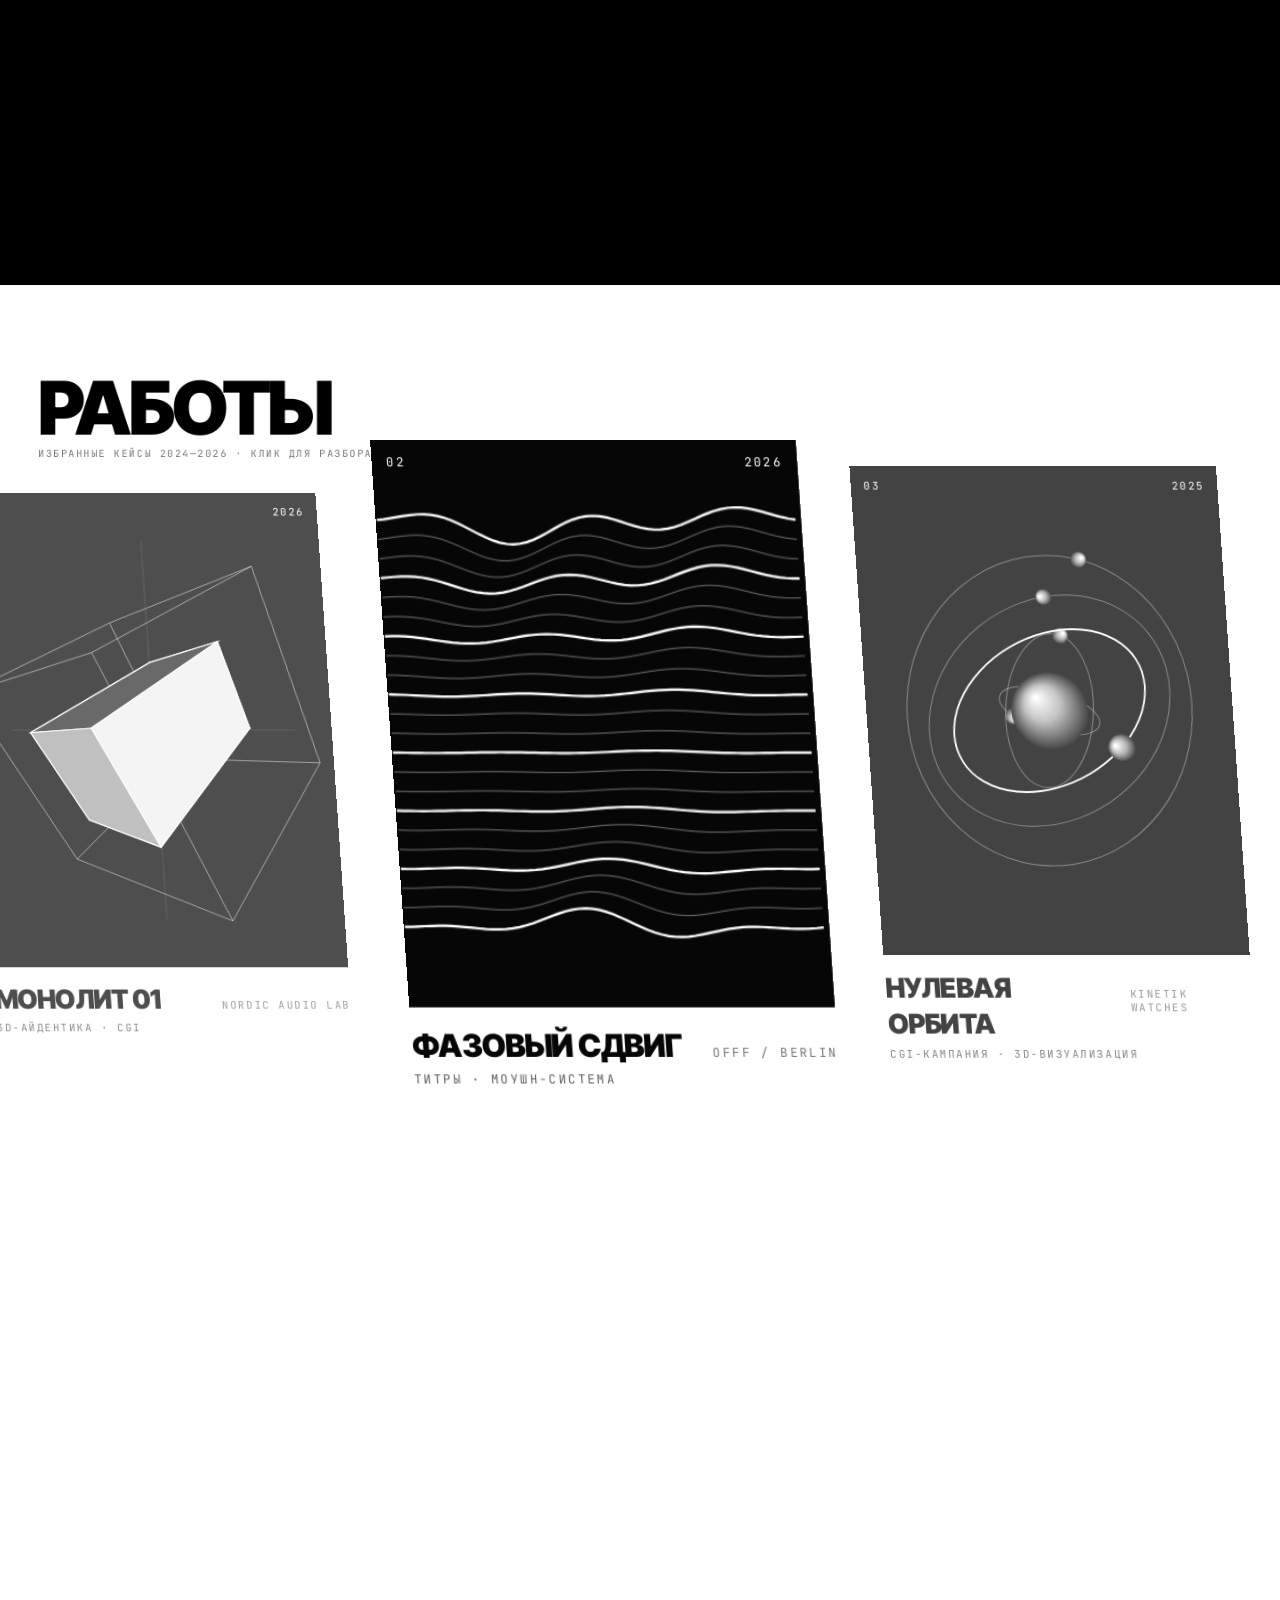
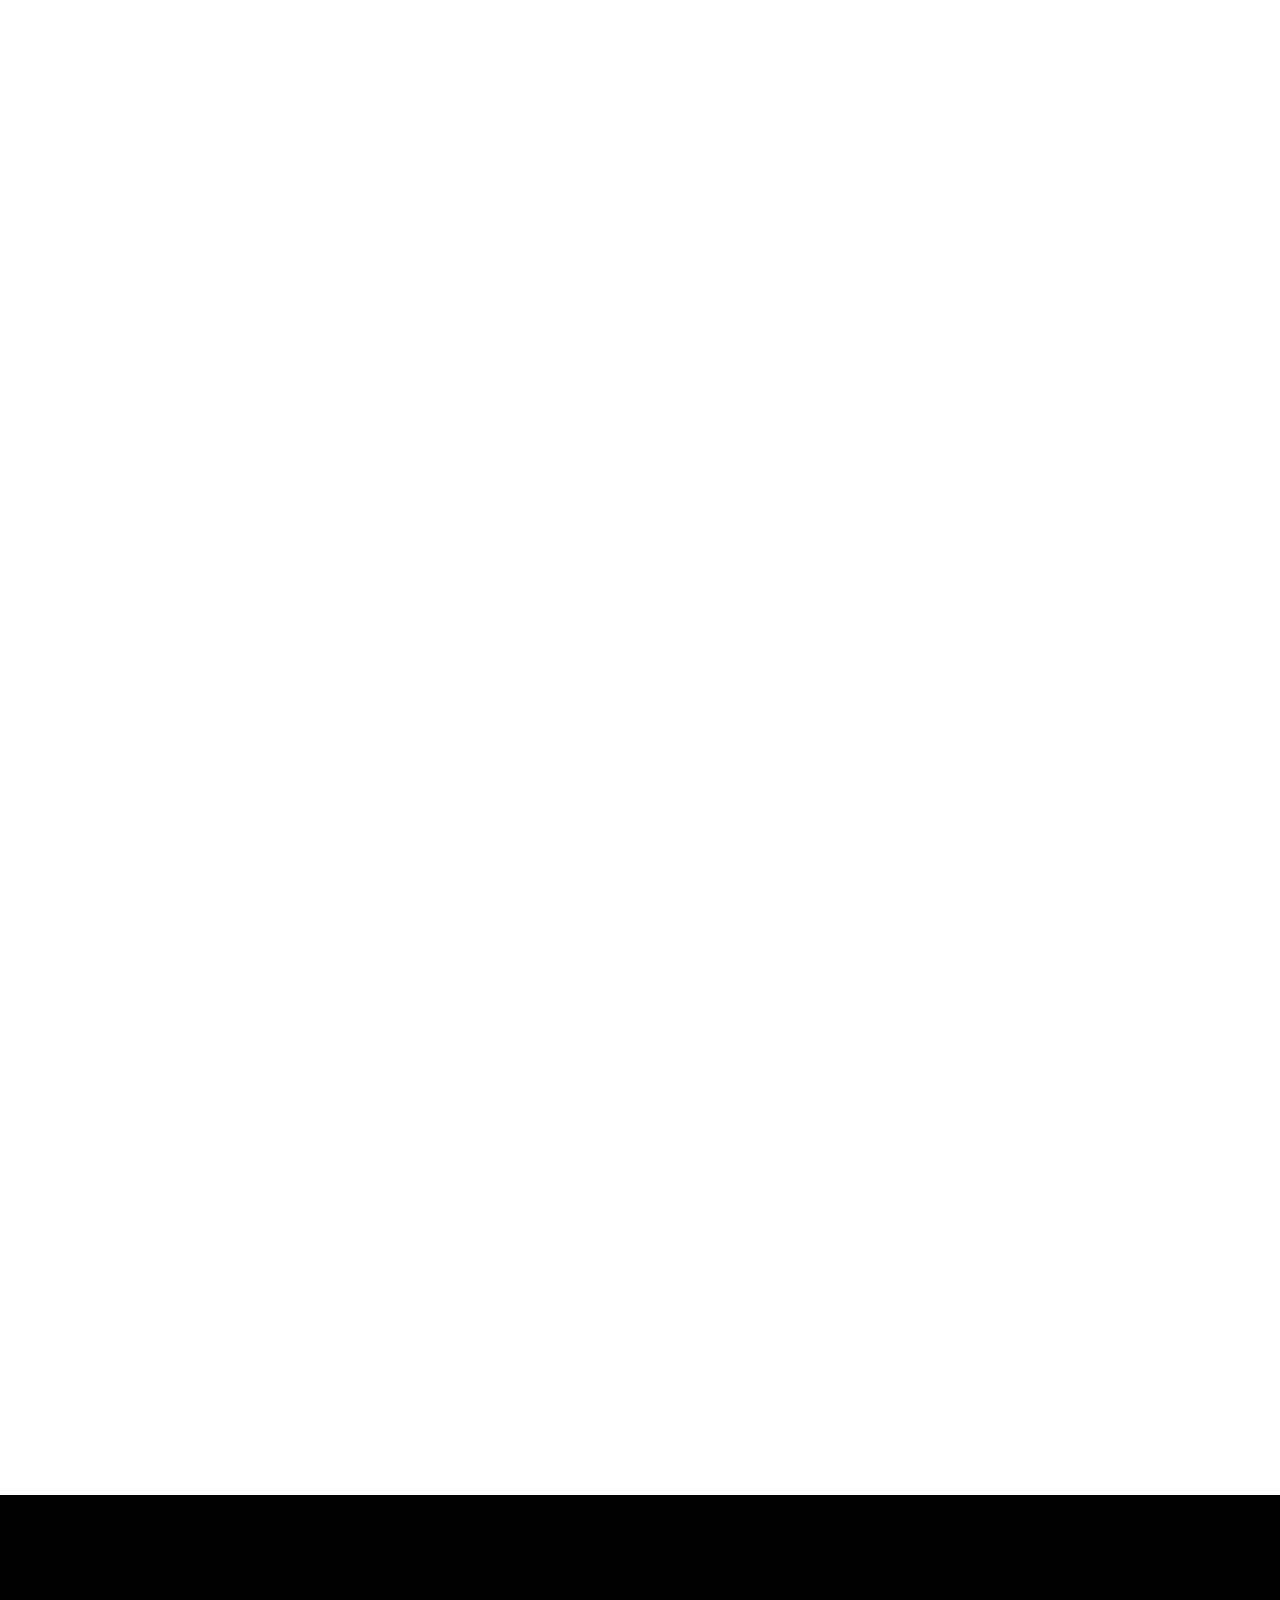
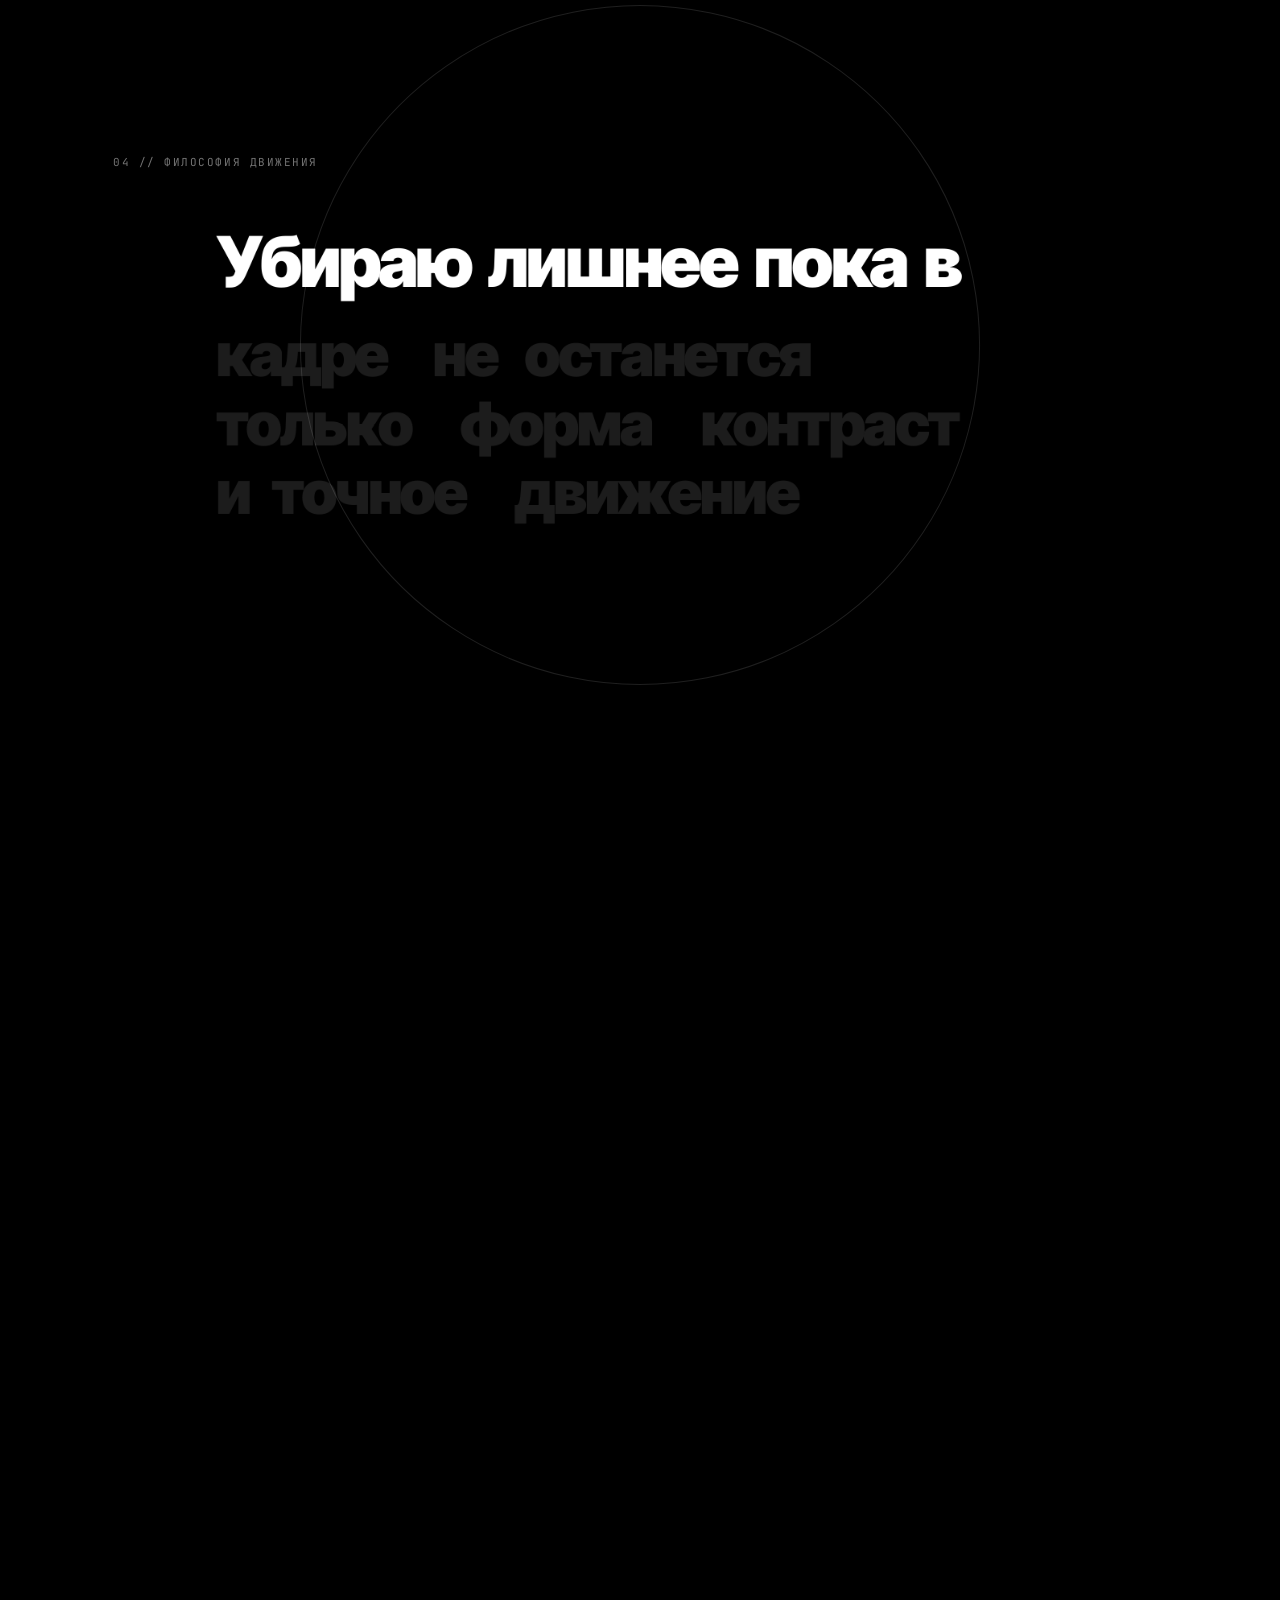
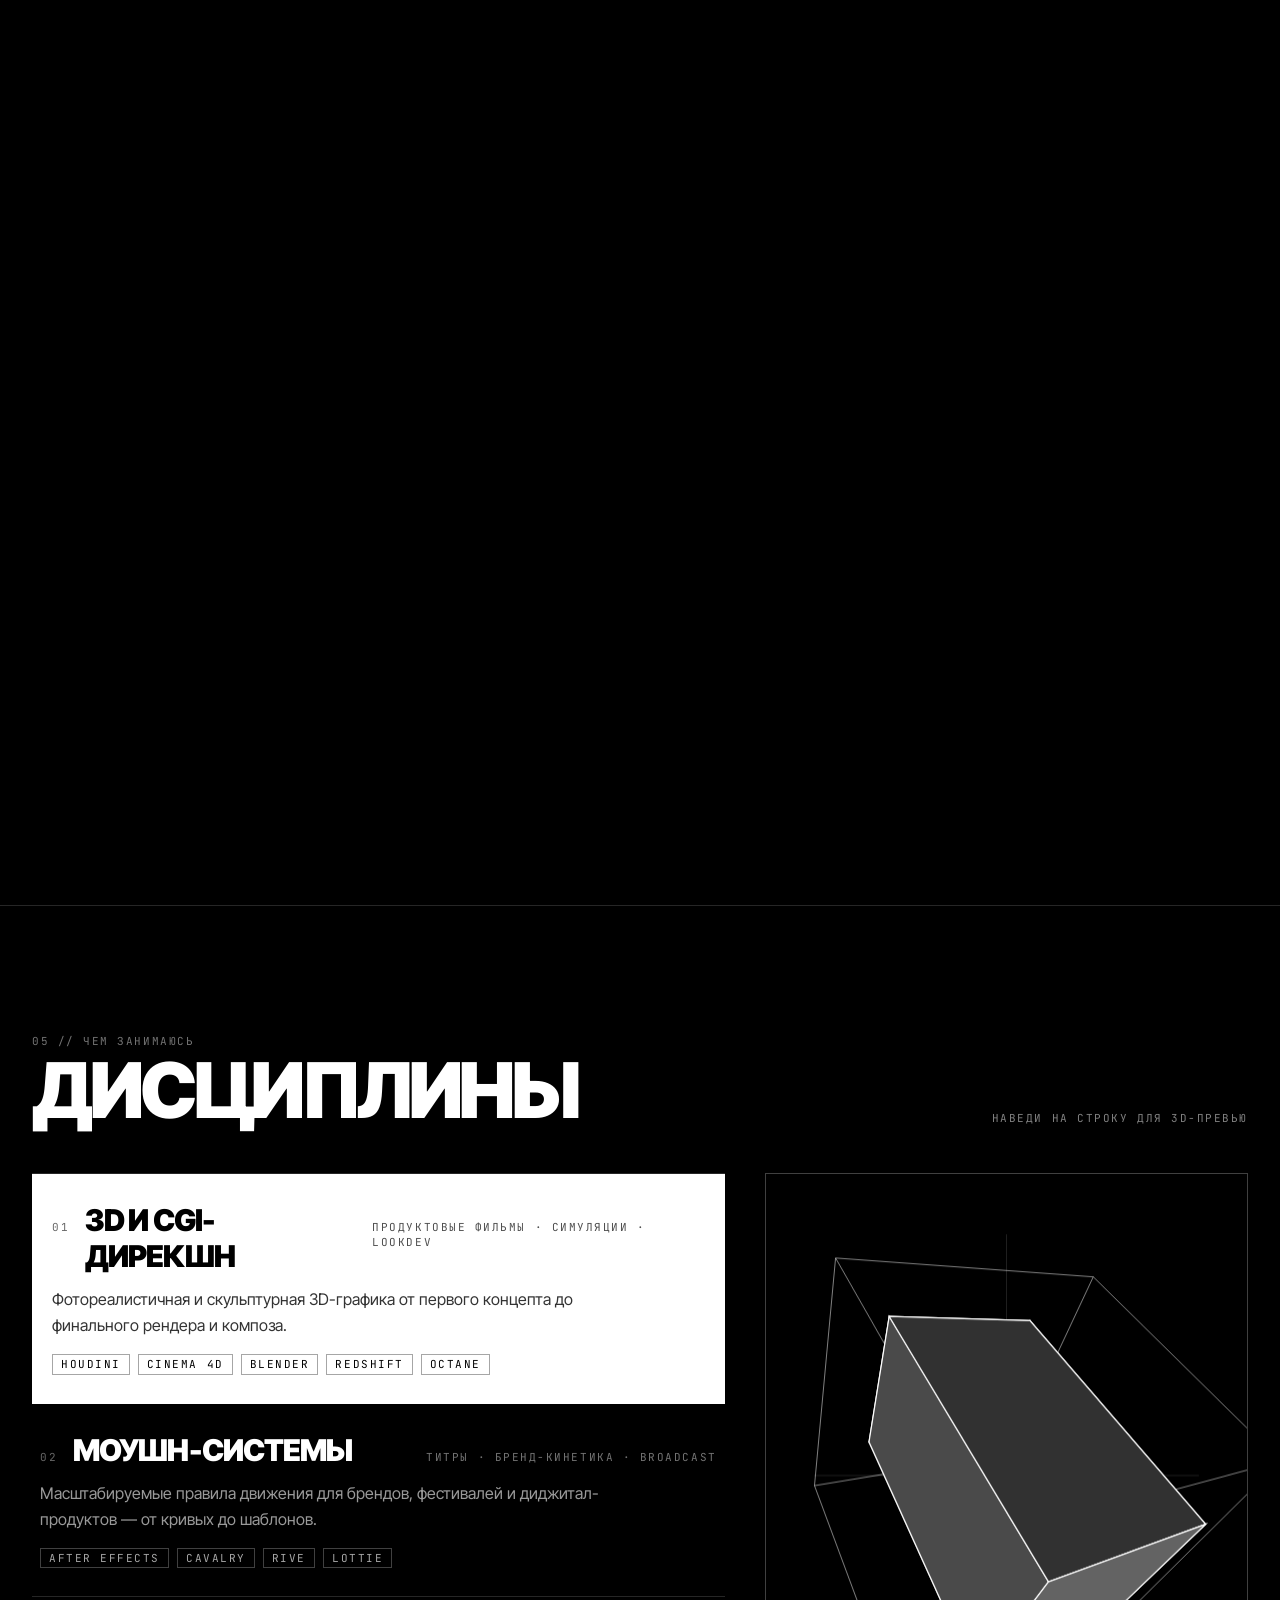
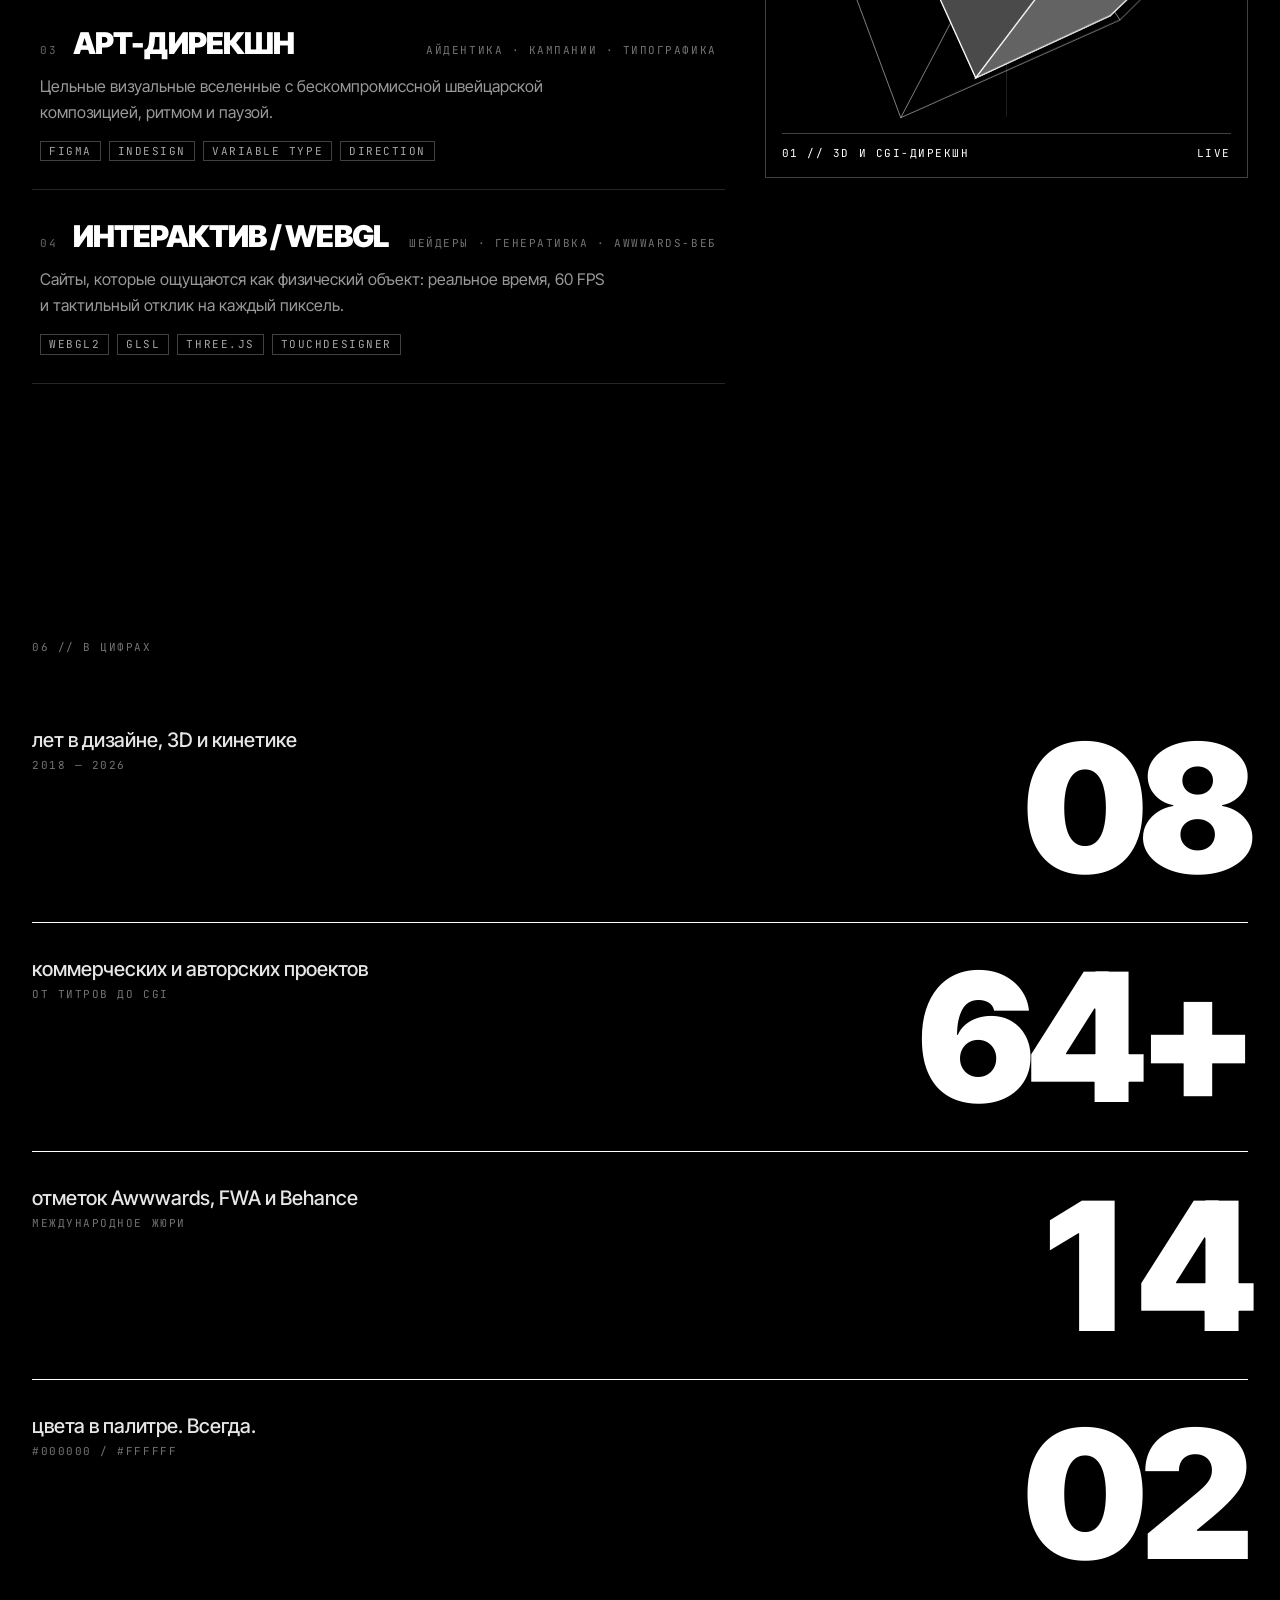
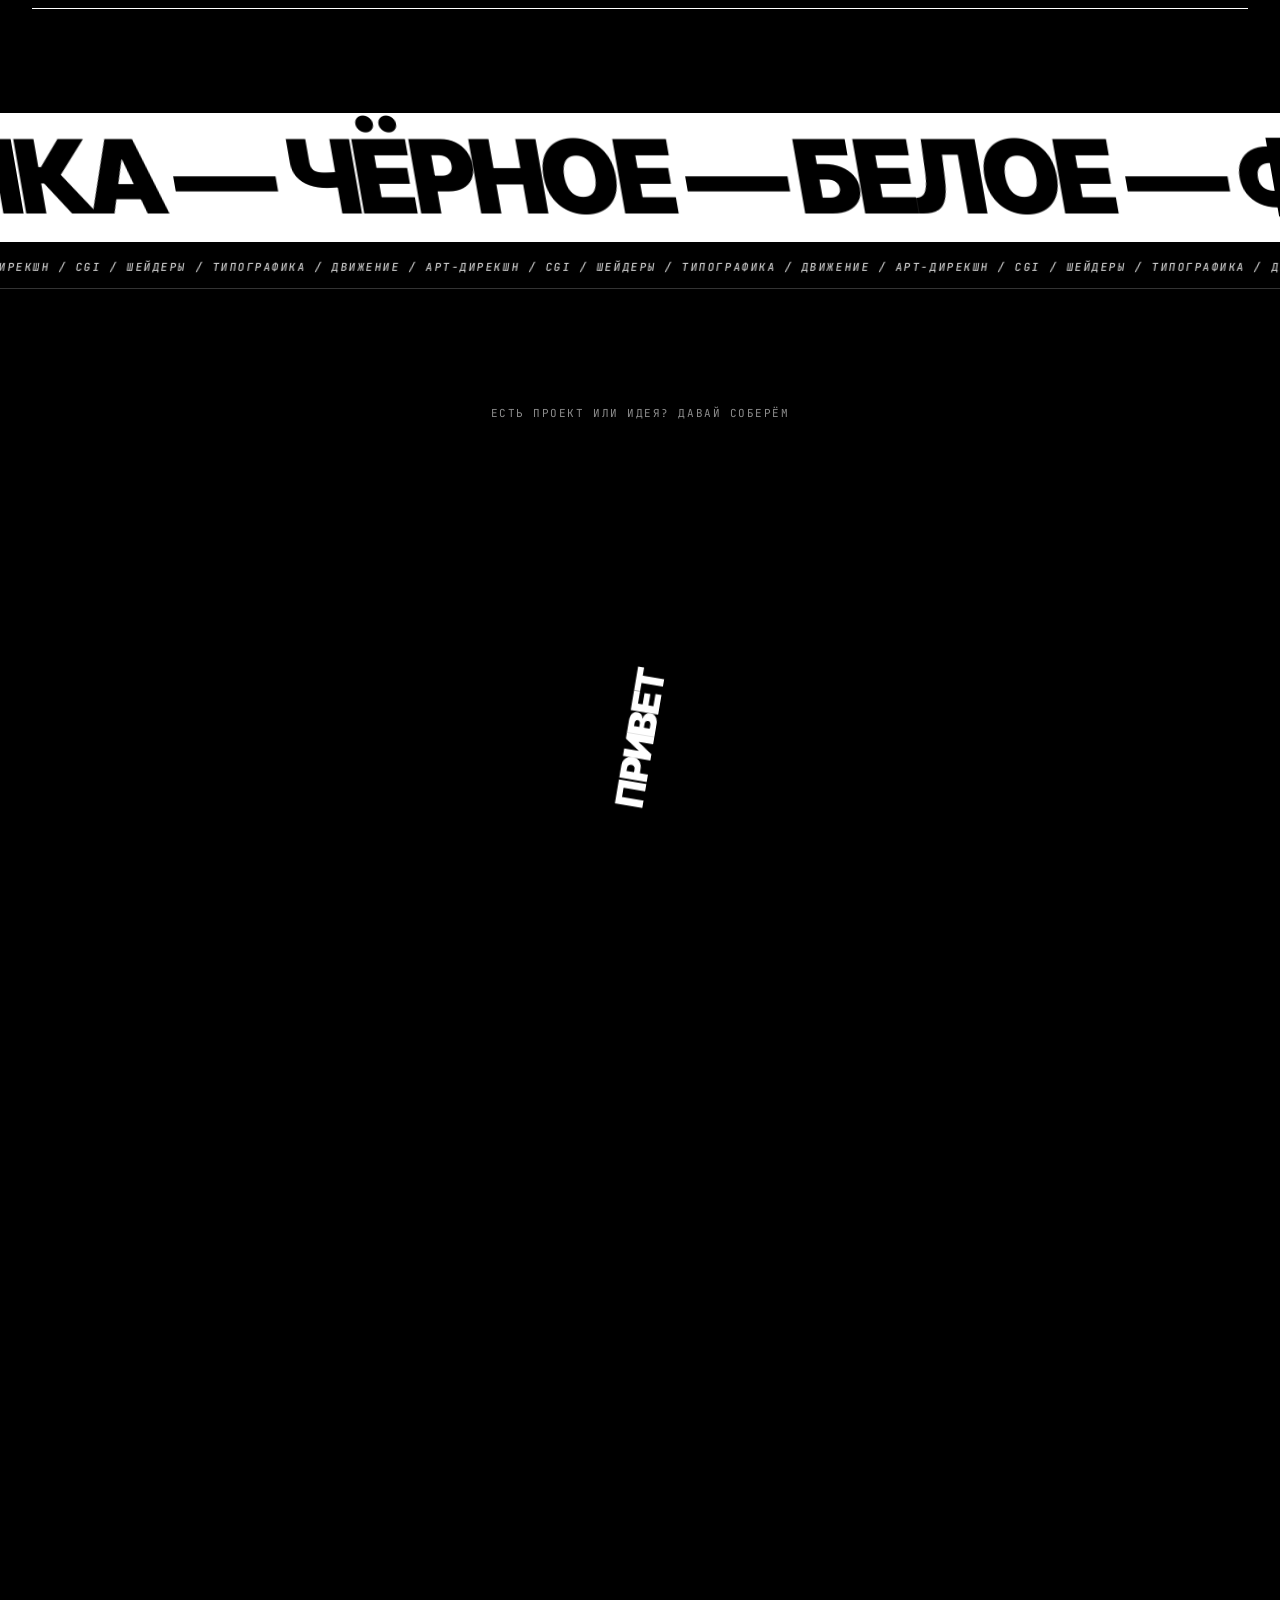
<file: monolith/index.html>
<!doctype html>
<html lang="ru">
  <head>
    <meta charset="UTF-8" />
    <meta name="viewport" content="width=device-width, initial-scale=1.0" />
    <meta name="theme-color" content="#000000" />
    <title>KRON — Motion &amp; 3D Portfolio</title>
    <meta
      name="description"
      content="Kinetic monochrome portfolio — Art Direction, 3D &amp; Motion Design."
    />
    <link rel="preconnect" href="https://fonts.googleapis.com" />
    <link rel="preconnect" href="https://fonts.gstatic.com" crossorigin />
    <link
      href="https://fonts.googleapis.com/css2?family=Inter+Tight:wght@400;500;600;700;800;900&family=JetBrains+Mono:wght@400;500;600&family=Unbounded:wght@700;900&display=swap"
      rel="stylesheet"
    />
    <script type="module" crossorigin src="./assets/index-CURvnS4u.js"></script>
    <link rel="stylesheet" crossorigin href="./assets/index-C8CflbJK.css">
  </head>
  <body class="bg-black text-white antialiased selection:bg-white selection:text-black">
    <div id="root"></div>
  </body>
</html>
</file>
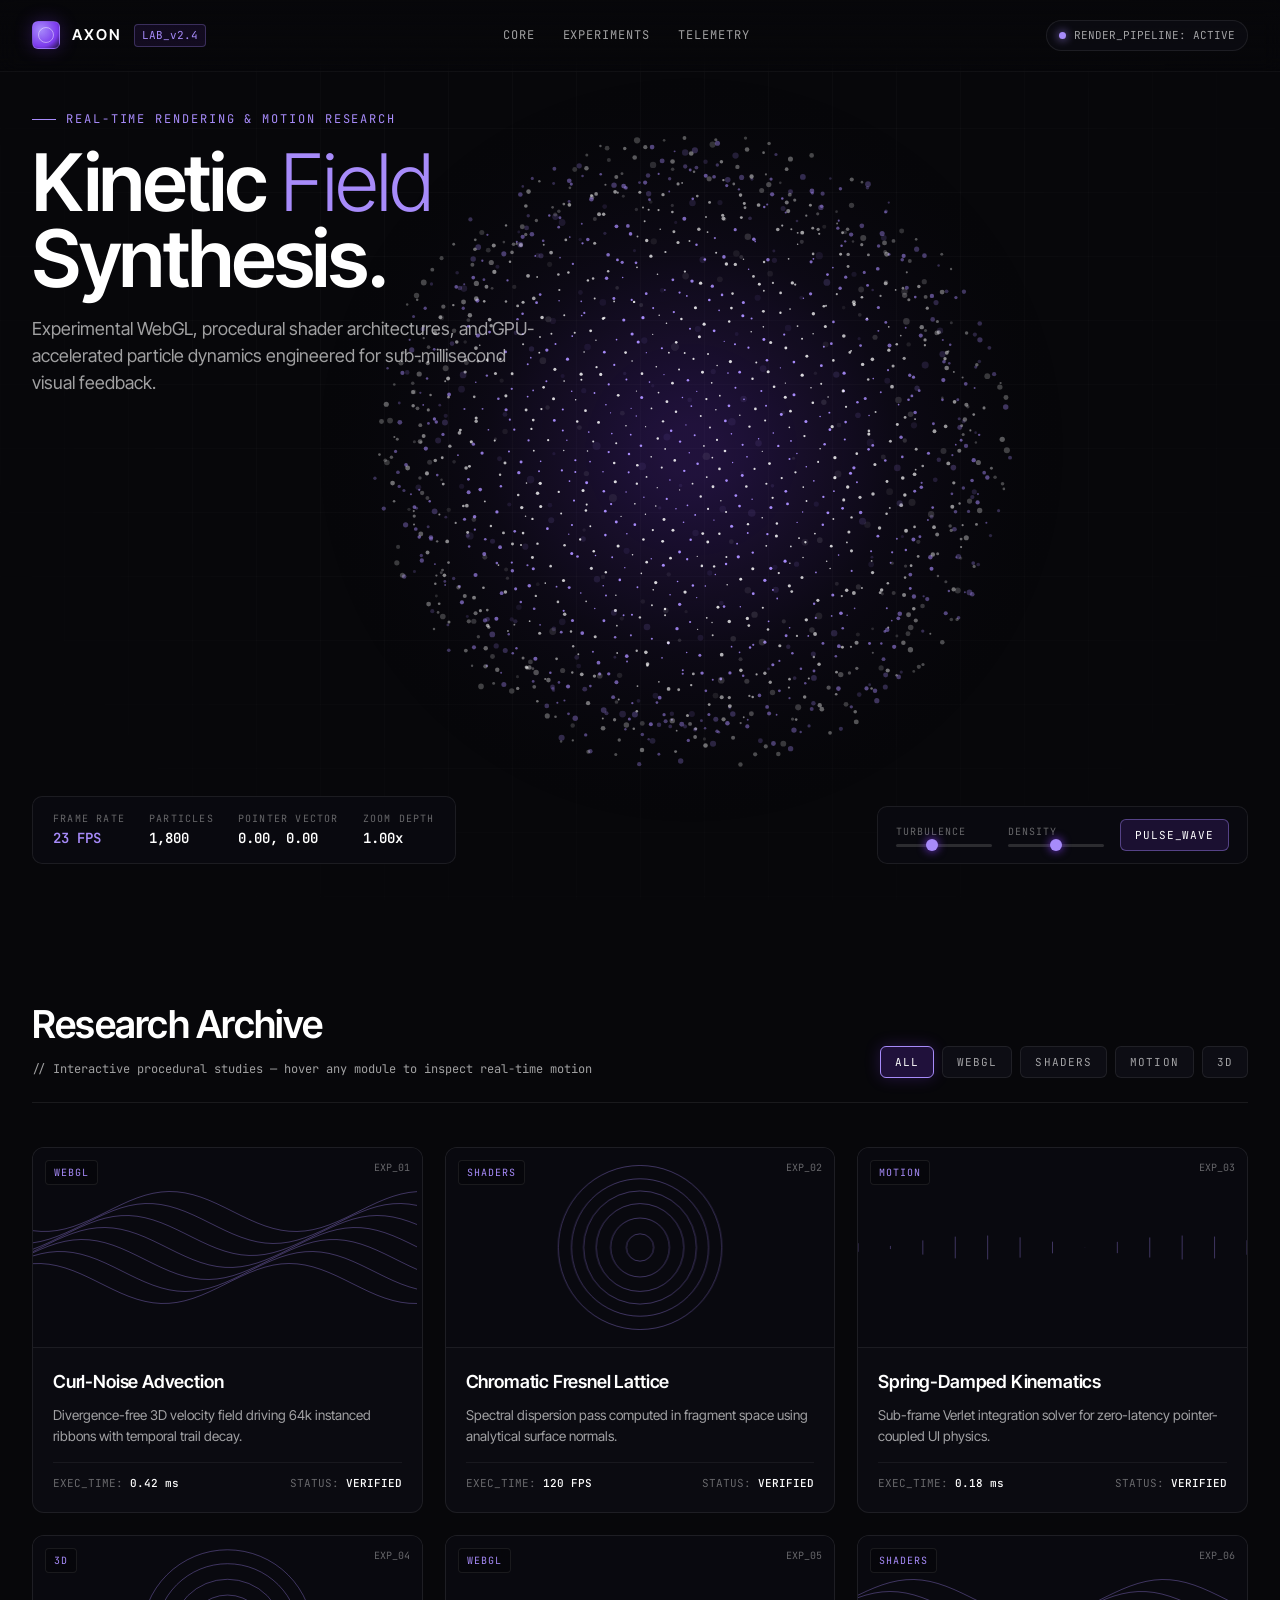
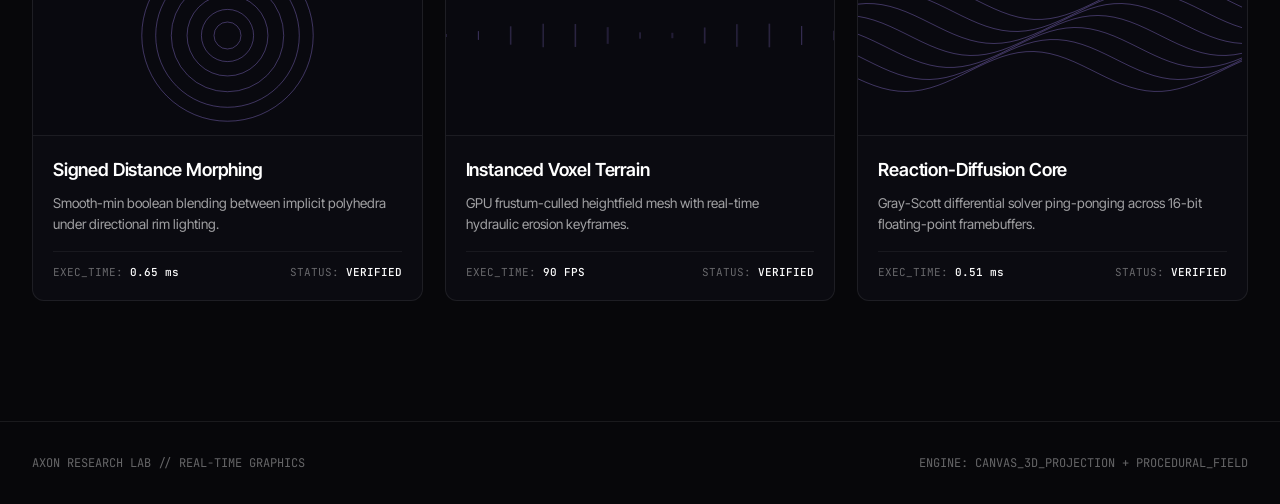
<file: pet-projects/axon/index.html>
<!DOCTYPE html>
<html lang="en">
<head>
  <meta charset="UTF-8" />
  <meta name="viewport" content="width=device-width, initial-scale=1.0" />
  <title>AXON — Real-Time Rendering & Motion Research Lab</title>
  <link rel="preconnect" href="https://fonts.googleapis.com" />
  <link rel="preconnect" href="https://fonts.gstatic.com" crossorigin />
  <link href="https://fonts.googleapis.com/css2?family=Inter+Tight:wght@300;400;500;600;700&family=JetBrains+Mono:wght@400;500;600&display=swap" rel="stylesheet" />
  <style>
    :root {
      --bg: #07070a;
      --bg-elev: #0d0d14;
      --bg-card: rgba(14, 14, 22, 0.72);
      --border: rgba(255, 255, 255, 0.08);
      --border-accent: rgba(167, 139, 250, 0.42);
      --text: #ffffff;
      --text-dim: rgba(255, 255, 255, 0.62);
      --text-muted: rgba(255, 255, 255, 0.38);
      --violet: #7c3aed;
      --violet-bright: #a78bfa;
      --violet-glow: rgba(124, 58, 237, 0.28);
      --font-sans: 'Inter Tight', -apple-system, BlinkMacSystemFont, sans-serif;
      --font-mono: 'JetBrains Mono', ui-monospace, SFMono-Regular, monospace;
    }

    * {
      box-sizing: border-box;
      margin: 0;
      padding: 0;
    }

    html {
      scroll-behavior: smooth;
      background: var(--bg);
      color: var(--text);
      font-family: var(--font-sans);
      -webkit-font-smoothing: antialiased;
      -moz-osx-font-smoothing: grayscale;
    }

    body {
      background: var(--bg);
      color: var(--text);
      overflow-x: hidden;
      line-height: 1.5;
    }

    /* Subtle technical grid overlay */
    .grid-overlay {
      position: fixed;
      inset: 0;
      pointer-events: none;
      z-index: 0;
      background-image:
        linear-gradient(to right, rgba(255, 255, 255, 0.024) 1px, transparent 1px),
        linear-gradient(to bottom, rgba(255, 255, 255, 0.024) 1px, transparent 1px);
      background-size: 64px 64px;
      mask-image: radial-gradient(circle at 50% 35%, black 35%, transparent 90%);
    }

    /* Header / Nav */
    header {
      position: fixed;
      top: 0;
      left: 0;
      right: 0;
      z-index: 50;
      display: flex;
      align-items: center;
      justify-content: space-between;
      padding: 20px 32px;
      background: linear-gradient(to bottom, rgba(7, 7, 10, 0.88), rgba(7, 7, 10, 0));
      backdrop-filter: blur(10px);
      -webkit-backdrop-filter: blur(10px);
      border-bottom: 1px solid rgba(255, 255, 255, 0.04);
    }

    .brand {
      display: flex;
      align-items: center;
      gap: 12px;
      text-decoration: none;
      color: var(--text);
    }

    .brand-mark {
      width: 28px;
      height: 28px;
      border-radius: 6px;
      border: 1px solid var(--border-accent);
      background: radial-gradient(circle at 30% 30%, var(--violet-bright), var(--violet) 65%, #1e1038);
      box-shadow: 0 0 18px var(--violet-glow);
      position: relative;
      overflow: hidden;
    }

    .brand-mark::after {
      content: "";
      position: absolute;
      inset: 5px;
      border: 1px solid rgba(255, 255, 255, 0.45);
      border-radius: 50%;
    }

    .brand-name {
      font-weight: 600;
      font-size: 15px;
      letter-spacing: 0.14em;
    }

    .brand-tag {
      font-family: var(--font-mono);
      font-size: 11px;
      color: var(--violet-bright);
      padding: 2px 7px;
      border: 1px solid rgba(167, 139, 250, 0.28);
      border-radius: 4px;
      background: rgba(124, 58, 237, 0.1);
    }

    nav {
      display: flex;
      align-items: center;
      gap: 28px;
    }

    nav a {
      font-family: var(--font-mono);
      font-size: 12px;
      letter-spacing: 0.08em;
      color: var(--text-dim);
      text-decoration: none;
      transition: color 0.2s ease;
    }

    nav a:hover {
      color: var(--text);
    }

    .status-pill {
      display: flex;
      align-items: center;
      gap: 8px;
      font-family: var(--font-mono);
      font-size: 11px;
      color: var(--text-dim);
      padding: 6px 12px;
      border: 1px solid var(--border);
      border-radius: 999px;
      background: rgba(13, 13, 20, 0.7);
    }

    .status-dot {
      width: 7px;
      height: 7px;
      border-radius: 50%;
      background: var(--violet-bright);
      box-shadow: 0 0 10px var(--violet-bright);
      animation: pulse 2s infinite ease-in-out;
    }

    @keyframes pulse {
      0%, 100% { opacity: 1; transform: scale(1); }
      50% { opacity: 0.45; transform: scale(0.8); }
    }

    /* Hero Section with Full-Viewport 3D Particle Sphere */
    .hero {
      position: relative;
      width: 100%;
      height: 100vh;
      min-height: 680px;
      display: flex;
      flex-direction: column;
      justify-content: space-between;
      padding: 110px 32px 36px;
      overflow: hidden;
      z-index: 1;
    }

    #axon-canvas {
      position: absolute;
      inset: 0;
      width: 100%;
      height: 100%;
      display: block;
      cursor: grab;
      z-index: 1;
    }

    #axon-canvas:active {
      cursor: grabbing;
    }

    .hero-top {
      position: relative;
      z-index: 2;
      pointer-events: none;
      max-width: 780px;
    }

    .eyebrow {
      font-family: var(--font-mono);
      font-size: 12px;
      letter-spacing: 0.16em;
      color: var(--violet-bright);
      text-transform: uppercase;
      margin-bottom: 16px;
      display: flex;
      align-items: center;
      gap: 10px;
    }

    .eyebrow::before {
      content: "";
      width: 24px;
      height: 1px;
      background: var(--violet-bright);
    }

    h1 {
      font-size: clamp(2.6rem, 6.2vw, 5.4rem);
      font-weight: 600;
      line-height: 0.96;
      letter-spacing: -0.03em;
      margin-bottom: 20px;
    }

    h1 span {
      color: var(--violet-bright);
      font-weight: 300;
    }

    .hero-sub {
      font-size: clamp(1rem, 1.4vw, 1.18rem);
      color: var(--text-dim);
      max-width: 520px;
      font-weight: 400;
    }

    /* Telemetry & Controls HUD */
    .hero-bottom {
      position: relative;
      z-index: 2;
      display: flex;
      flex-wrap: wrap;
      align-items: flex-end;
      justify-content: space-between;
      gap: 20px;
      pointer-events: none;
    }

    .telemetry-bar {
      pointer-events: auto;
      display: flex;
      flex-wrap: wrap;
      gap: 24px;
      padding: 14px 20px;
      background: rgba(11, 11, 17, 0.78);
      border: 1px solid var(--border);
      border-radius: 10px;
      backdrop-filter: blur(12px);
      -webkit-backdrop-filter: blur(12px);
    }

    .tele-item {
      display: flex;
      flex-direction: column;
      gap: 2px;
    }

    .tele-label {
      font-family: var(--font-mono);
      font-size: 10px;
      letter-spacing: 0.12em;
      color: var(--text-muted);
      text-transform: uppercase;
    }

    .tele-val {
      font-family: var(--font-mono);
      font-size: 14px;
      font-weight: 600;
      color: var(--text);
    }

    .tele-val.accent {
      color: var(--violet-bright);
    }

    .sphere-controls {
      pointer-events: auto;
      display: flex;
      align-items: center;
      gap: 16px;
      padding: 12px 18px;
      background: rgba(11, 11, 17, 0.78);
      border: 1px solid var(--border);
      border-radius: 10px;
      backdrop-filter: blur(12px);
      -webkit-backdrop-filter: blur(12px);
    }

    .ctrl-group {
      display: flex;
      flex-direction: column;
      gap: 5px;
    }

    .ctrl-group label {
      font-family: var(--font-mono);
      font-size: 10px;
      letter-spacing: 0.1em;
      color: var(--text-muted);
      text-transform: uppercase;
    }

    input[type="range"] {
      -webkit-appearance: none;
      appearance: none;
      width: 96px;
      height: 3px;
      background: rgba(255, 255, 255, 0.14);
      border-radius: 999px;
      outline: none;
    }

    input[type="range"]::-webkit-slider-thumb {
      -webkit-appearance: none;
      appearance: none;
      width: 12px;
      height: 12px;
      border-radius: 50%;
      background: var(--violet-bright);
      box-shadow: 0 0 10px var(--violet);
      cursor: pointer;
    }

    .btn-ghost {
      font-family: var(--font-mono);
      font-size: 11px;
      letter-spacing: 0.08em;
      color: var(--text);
      background: rgba(124, 58, 237, 0.16);
      border: 1px solid var(--border-accent);
      padding: 8px 14px;
      border-radius: 6px;
      cursor: pointer;
      transition: all 0.2s ease;
    }

    .btn-ghost:hover {
      background: var(--violet);
      box-shadow: 0 0 18px var(--violet-glow);
    }

    /* Experiments Section */
    .section {
      position: relative;
      z-index: 2;
      max-width: 1360px;
      margin: 0 auto;
      padding: 96px 32px 120px;
    }

    .section-head {
      display: flex;
      flex-wrap: wrap;
      align-items: flex-end;
      justify-content: space-between;
      gap: 24px;
      margin-bottom: 44px;
      padding-bottom: 24px;
      border-bottom: 1px solid var(--border);
    }

    .section-title {
      font-size: clamp(1.75rem, 3vw, 2.5rem);
      font-weight: 600;
      letter-spacing: -0.02em;
    }

    .section-desc {
      font-family: var(--font-mono);
      font-size: 12px;
      color: var(--text-dim);
      margin-top: 6px;
    }

    /* Filter Tags */
    .filters {
      display: flex;
      flex-wrap: wrap;
      gap: 8px;
    }

    .filter-btn {
      font-family: var(--font-mono);
      font-size: 11px;
      letter-spacing: 0.1em;
      color: var(--text-dim);
      background: var(--bg-elev);
      border: 1px solid var(--border);
      padding: 8px 14px;
      border-radius: 6px;
      cursor: pointer;
      transition: all 0.2s ease;
    }

    .filter-btn:hover {
      color: var(--text);
      border-color: rgba(255, 255, 255, 0.24);
    }

    .filter-btn.active {
      color: var(--text);
      background: rgba(124, 58, 237, 0.22);
      border-color: var(--violet-bright);
      box-shadow: 0 0 16px rgba(124, 58, 237, 0.24);
    }

    /* Experiment Grid */
    .grid {
      display: grid;
      grid-template-columns: repeat(auto-fill, minmax(340px, 1fr));
      gap: 22px;
    }

    .card {
      background: var(--bg-card);
      border: 1px solid var(--border);
      border-radius: 12px;
      overflow: hidden;
      display: flex;
      flex-direction: column;
      transition: transform 0.28s cubic-bezier(0.22, 1, 0.36, 1), border-color 0.28s ease, box-shadow 0.28s ease;
      cursor: pointer;
    }

    .card:hover {
      transform: translateY(-4px);
      border-color: var(--border-accent);
      box-shadow: 0 16px 40px rgba(0, 0, 0, 0.55), 0 0 28px rgba(124, 58, 237, 0.14);
    }

    .card.hidden {
      display: none;
    }

    .card-preview {
      position: relative;
      height: 200px;
      background: #09090f;
      border-bottom: 1px solid var(--border);
      overflow: hidden;
    }

    .card-preview canvas {
      width: 100%;
      height: 100%;
      display: block;
    }

    .card-badge {
      position: absolute;
      top: 12px;
      left: 12px;
      font-family: var(--font-mono);
      font-size: 10px;
      letter-spacing: 0.1em;
      padding: 4px 8px;
      border-radius: 4px;
      background: rgba(7, 7, 10, 0.8);
      border: 1px solid var(--border);
      color: var(--violet-bright);
      backdrop-filter: blur(6px);
    }

    .card-id {
      position: absolute;
      top: 12px;
      right: 12px;
      font-family: var(--font-mono);
      font-size: 10px;
      color: var(--text-muted);
    }

    .card-body {
      padding: 20px;
      display: flex;
      flex-direction: column;
      gap: 10px;
      flex: 1;
    }

    .card-title {
      font-size: 18px;
      font-weight: 600;
      letter-spacing: -0.01em;
    }

    .card-desc {
      font-size: 13.5px;
      color: var(--text-dim);
      line-height: 1.55;
      flex: 1;
    }

    .card-meta {
      display: flex;
      align-items: center;
      justify-content: space-between;
      padding-top: 12px;
      margin-top: 6px;
      border-top: 1px solid rgba(255, 255, 255, 0.06);
      font-family: var(--font-mono);
      font-size: 11px;
      color: var(--text-muted);
    }

    .card-meta span strong {
      color: var(--text);
      font-weight: 500;
    }

    /* Footer */
    footer {
      position: relative;
      z-index: 2;
      border-top: 1px solid var(--border);
      padding: 32px;
      max-width: 1360px;
      margin: 0 auto;
      display: flex;
      flex-wrap: wrap;
      justify-content: space-between;
      align-items: center;
      gap: 16px;
      font-family: var(--font-mono);
      font-size: 12px;
      color: var(--text-muted);
    }

    @media (max-width: 768px) {
      header {
        padding: 16px 20px;
      }
      nav {
        display: none;
      }
      .hero {
        padding: 96px 20px 24px;
      }
      .section {
        padding: 64px 20px 88px;
      }
      .sphere-controls {
        width: 100%;
        justify-content: space-between;
      }
    }
  </style>
</head>
<body>
  <div class="grid-overlay"></div>

  <header>
    <a href="#" class="brand">
      <div class="brand-mark"></div>
      <span class="brand-name">AXON</span>
      <span class="brand-tag">LAB_v2.4</span>
    </a>
    <nav>
      <a href="#hero">CORE</a>
      <a href="#experiments">EXPERIMENTS</a>
      <a href="#telemetry">TELEMETRY</a>
    </nav>
    <div class="status-pill">
      <span class="status-dot"></span>
      <span>RENDER_PIPELINE: ACTIVE</span>
    </div>
  </header>

  <section class="hero" id="hero">
    <canvas id="axon-canvas"></canvas>

    <div class="hero-top">
      <div class="eyebrow">Real-Time Rendering & Motion Research</div>
      <h1>Kinetic <span>Field</span><br />Synthesis.</h1>
      <p class="hero-sub">
        Experimental WebGL, procedural shader architectures, and GPU-accelerated particle dynamics engineered for sub-millisecond visual feedback.
      </p>
    </div>

    <div class="hero-bottom" id="telemetry">
      <div class="telemetry-bar">
        <div class="tele-item">
          <span class="tele-label">Frame Rate</span>
          <span class="tele-val accent" id="fps-val">60 FPS</span>
        </div>
        <div class="tele-item">
          <span class="tele-label">Particles</span>
          <span class="tele-val" id="count-val">1,800</span>
        </div>
        <div class="tele-item">
          <span class="tele-label">Pointer Vector</span>
          <span class="tele-val" id="vec-val">0.00, 0.00</span>
        </div>
        <div class="tele-item">
          <span class="tele-label">Zoom Depth</span>
          <span class="tele-val" id="zoom-val">1.00x</span>
        </div>
      </div>

      <div class="sphere-controls">
        <div class="ctrl-group">
          <label for="turbulence">Turbulence</label>
          <input type="range" id="turbulence" min="0" max="100" value="35" />
        </div>
        <div class="ctrl-group">
          <label for="density">Density</label>
          <input type="range" id="density" min="400" max="3200" step="200" value="1800" />
        </div>
        <button class="btn-ghost" id="pulse-btn">PULSE_WAVE</button>
      </div>
    </div>
  </section>

  <section class="section" id="experiments">
    <div class="section-head">
      <div>
        <h2 class="section-title">Research Archive</h2>
        <p class="section-desc">// Interactive procedural studies — hover any module to inspect real-time motion</p>
      </div>
      <div class="filters" id="filter-bar">
        <button class="filter-btn active" data-filter="ALL">ALL</button>
        <button class="filter-btn" data-filter="WEBGL">WEBGL</button>
        <button class="filter-btn" data-filter="SHADERS">SHADERS</button>
        <button class="filter-btn" data-filter="MOTION">MOTION</button>
        <button class="filter-btn" data-filter="3D">3D</button>
      </div>
    </div>

    <div class="grid" id="experiment-grid"></div>
  </section>

  <footer>
    <span>AXON RESEARCH LAB // REAL-TIME GRAPHICS</span>
    <span>ENGINE: CANVAS_3D_PROJECTION + PROCEDURAL_FIELD</span>
  </footer>

  <script>
    (() => {
      // =========================================================
      // 1. HERO 3D PARTICLE SPHERE ENGINE
      // =========================================================
      const canvas = document.getElementById('axon-canvas');
      const ctx = canvas.getContext('2d');

      const fpsEl = document.getElementById('fps-val');
      const countEl = document.getElementById('count-val');
      const vecEl = document.getElementById('vec-val');
      const zoomEl = document.getElementById('zoom-val');

      const turbInput = document.getElementById('turbulence');
      const densityInput = document.getElementById('density');
      const pulseBtn = document.getElementById('pulse-btn');

      let width = 0;
      let height = 0;
      let dpr = Math.min(window.devicePixelRatio || 1, 2);

      let particleCount = parseInt(densityInput.value, 10);
      let turbulence = parseInt(turbInput.value, 10) / 100;
      let pulseWave = 0;

      // Camera & interaction state
      let rotX = 0.25;
      let rotY = 0;
      let targetRotX = 0.25;
      let targetRotY = 0;
      let pointerX = 0;
      let pointerY = 0;
      let isDragging = false;
      let lastDragX = 0;
      let lastDragY = 0;
      let zoom = 1.0;
      let targetZoom = 1.0;

      const particles = [];

      function buildParticles(count) {
        particles.length = 0;
        const goldenAngle = Math.PI * (3 - Math.sqrt(5));
        for (let i = 0; i < count; i++) {
          const y = 1 - (i / (count - 1)) * 2;
          const radiusAtY = Math.sqrt(1 - y * y);
          const theta = goldenAngle * i;
          const x = Math.cos(theta) * radiusAtY;
          const z = Math.sin(theta) * radiusAtY;
          particles.push({
            bx: x,
            by: y,
            bz: z,
            phase: Math.random() * Math.PI * 2,
            size: 0.9 + Math.random() * 1.4,
            violetMix: Math.random()
          });
        }
        countEl.textContent = count.toLocaleString();
      }

      function resize() {
        width = canvas.clientWidth;
        height = canvas.clientHeight;
        canvas.width = Math.floor(width * dpr);
        canvas.height = Math.floor(height * dpr);
        ctx.setTransform(dpr, 0, 0, dpr, 0, 0);
      }

      window.addEventListener('resize', resize);
      resize();
      buildParticles(particleCount);

      // Pointer & Drag Controls
      canvas.addEventListener('pointerdown', (e) => {
        isDragging = true;
        lastDragX = e.clientX;
        lastDragY = e.clientY;
      });

      window.addEventListener('pointerup', () => {
        isDragging = false;
      });

      window.addEventListener('pointermove', (e) => {
        const nx = (e.clientX / window.innerWidth) * 2 - 1;
        const ny = (e.clientY / window.innerHeight) * 2 - 1;
        pointerX = nx;
        pointerY = ny;
        vecEl.textContent = `${nx.toFixed(2)}, ${ny.toFixed(2)}`;

        if (isDragging) {
          const dx = e.clientX - lastDragX;
          const dy = e.clientY - lastDragY;
          targetRotY += dx * 0.006;
          targetRotX += dy * 0.006;
          lastDragX = e.clientX;
          lastDragY = e.clientY;
        }
      });

      canvas.addEventListener('wheel', (e) => {
        if (e.ctrlKey || Math.abs(e.deltaY) > 0) {
          targetZoom = Math.max(0.65, Math.min(1.65, targetZoom - e.deltaY * 0.0006));
          zoomEl.textContent = `${targetZoom.toFixed(2)}x`;
        }
      }, { passive: true });

      turbInput.addEventListener('input', (e) => {
        turbulence = parseInt(e.target.value, 10) / 100;
      });

      densityInput.addEventListener('input', (e) => {
        particleCount = parseInt(e.target.value, 10);
        buildParticles(particleCount);
      });

      pulseBtn.addEventListener('click', () => {
        pulseWave = 1.0;
      });

      // FPS Telemetry
      let frameCount = 0;
      let lastFpsTime = performance.now();

      function renderHero(now) {
        requestAnimationFrame(renderHero);

        frameCount++;
        if (now - lastFpsTime >= 500) {
          const fps = Math.round((frameCount * 1000) / (now - lastFpsTime));
          fpsEl.textContent = `${fps} FPS`;
          frameCount = 0;
          lastFpsTime = now;
        }

        const t = now * 0.001;
        pulseWave *= 0.94;

        if (!isDragging) {
          targetRotY += 0.0022;
        }

        rotX += (targetRotX + pointerY * 0.25 - rotX) * 0.06;
        rotY += (targetRotY + pointerX * 0.25 - rotY) * 0.06;
        zoom += (targetZoom - zoom) * 0.08;

        ctx.clearRect(0, 0, width, height);

        // Ambient radial core glow
        const cx = width * 0.54;
        const cy = height * 0.5;
        const baseRadius = Math.min(width, height) * 0.29 * zoom;

        const glow = ctx.createRadialGradient(cx, cy, baseRadius * 0.1, cx, cy, baseRadius * 1.45);
        glow.addColorStop(0, 'rgba(124, 58, 237, 0.22)');
        glow.addColorStop(0.5, 'rgba(124, 58, 237, 0.05)');
        glow.addColorStop(1, 'rgba(7, 7, 10, 0)');
        ctx.fillStyle = glow;
        ctx.fillRect(0, 0, width, height);

        const cosY = Math.cos(rotY);
        const sinY = Math.sin(rotY);
        const cosX = Math.cos(rotX);
        const sinX = Math.sin(rotX);

        const fov = 560;

        for (let i = 0; i < particles.length; i++) {
          const p = particles[i];

          // Procedural harmonic displacement
          const wave = Math.sin(t * 1.8 + p.phase + p.by * 4.0) * turbulence * 0.18;
          const shock = Math.sin(p.by * 8.0 - t * 6.0) * pulseWave * 0.22;
          const rScale = 1 + wave + shock;

          const px = p.bx * rScale;
          const py = p.by * rScale;
          const pz = p.bz * rScale;

          // Rotate Y
          const x1 = px * cosY - pz * sinY;
          const z1 = pz * cosY + px * sinY;
          // Rotate X
          const y2 = py * cosX - z1 * sinX;
          const z2 = z1 * cosX + py * sinX;

          const worldZ = z2 * baseRadius + fov;
          if (worldZ <= 10) continue;

          const scale = fov / worldZ;
          const sx = cx + x1 * baseRadius * scale;
          const sy = cy + y2 * baseRadius * scale;

          const depthAlpha = Math.max(0.08, Math.min(1, (z2 + 1.1) * 0.55));
          const pSize = p.size * scale * 0.95;

          if (p.violetMix > 0.55) {
            ctx.fillStyle = `rgba(167, 139, 250, ${depthAlpha.toFixed(3)})`;
          } else {
            ctx.fillStyle = `rgba(255, 255, 255, ${(depthAlpha * 0.85).toFixed(3)})`;
          }

          ctx.beginPath();
          ctx.arc(sx, sy, pSize, 0, Math.PI * 2);
          ctx.fill();
        }
      }

      requestAnimationFrame(renderHero);

      // =========================================================
      // 2. RESEARCH EXPERIMENT CARDS + HOVER PREVIEWS
      // =========================================================
      const experiments = [
        {
          id: 'EXP_01',
          tag: 'WEBGL',
          title: 'Curl-Noise Advection',
          desc: 'Divergence-free 3D velocity field driving 64k instanced ribbons with temporal trail decay.',
          metric: '0.42 ms',
          mode: 'ribbons'
        },
        {
          id: 'EXP_02',
          tag: 'SHADERS',
          title: 'Chromatic Fresnel Lattice',
          desc: 'Spectral dispersion pass computed in fragment space using analytical surface normals.',
          metric: '120 FPS',
          mode: 'lattice'
        },
        {
          id: 'EXP_03',
          tag: 'MOTION',
          title: 'Spring-Damped Kinematics',
          desc: 'Sub-frame Verlet integration solver for zero-latency pointer-coupled UI physics.',
          metric: '0.18 ms',
          mode: 'springs'
        },
        {
          id: 'EXP_04',
          tag: '3D',
          title: 'Signed Distance Morphing',
          desc: 'Smooth-min boolean blending between implicit polyhedra under directional rim lighting.',
          metric: '0.65 ms',
          mode: 'sdf'
        },
        {
          id: 'EXP_05',
          tag: 'WEBGL',
          title: 'Instanced Voxel Terrain',
          desc: 'GPU frustum-culled heightfield mesh with real-time hydraulic erosion keyframes.',
          metric: '90 FPS',
          mode: 'terrain'
        },
        {
          id: 'EXP_06',
          tag: 'SHADERS',
          title: 'Reaction-Diffusion Core',
          desc: 'Gray-Scott differential solver ping-ponging across 16-bit floating-point framebuffers.',
          metric: '0.51 ms',
          mode: 'waves'
        }
      ];

      const grid = document.getElementById('experiment-grid');
      const cardControllers = [];

      experiments.forEach((exp) => {
        const card = document.createElement('article');
        card.className = 'card';
        card.dataset.tag = exp.tag;

        card.innerHTML = `
          <div class="card-preview">
            <canvas></canvas>
            <span class="card-badge">${exp.tag}</span>
            <span class="card-id">${exp.id}</span>
          </div>
          <div class="card-body">
            <h3 class="card-title">${exp.title}</h3>
            <p class="card-desc">${exp.desc}</p>
            <div class="card-meta">
              <span>EXEC_TIME: <strong>${exp.metric}</strong></span>
              <span>STATUS: <strong>VERIFIED</strong></span>
            </div>
          </div>
        `;

        grid.appendChild(card);

        const c = card.querySelector('canvas');
        const cCtx = c.getContext('2d');
        let hovered = false;
        let phase = Math.random() * 10;

        card.addEventListener('mouseenter', () => { hovered = true; });
        card.addEventListener('mouseleave', () => { hovered = false; });

        function drawPreview(time) {
          const w = c.clientWidth;
          const h = c.clientHeight;
          if (c.width !== w || c.height !== h) {
            c.width = w;
            c.height = h;
          }
          cCtx.clearRect(0, 0, w, h);

          const speed = hovered ? 0.0028 : 0.0007;
          phase += speed * 16;

          cCtx.strokeStyle = hovered ? 'rgba(167, 139, 250, 0.85)' : 'rgba(167, 139, 250, 0.35)';
          cCtx.lineWidth = hovered ? 1.5 : 1.0;

          if (exp.mode === 'ribbons' || exp.mode === 'waves') {
            for (let row = 0; row < 7; row++) {
              cCtx.beginPath();
              for (let x = 0; x <= w; x += 8) {
                const y = h * 0.5 + Math.sin(x * 0.025 + phase + row * 0.55) * (hovered ? 34 : 20) + (row - 3) * 12;
                if (x === 0) cCtx.moveTo(x, y);
                else cCtx.lineTo(x, y);
              }
              cCtx.stroke();
            }
          } else if (exp.mode === 'lattice' || exp.mode === 'sdf') {
            const cx = w * 0.5;
            const cy = h * 0.5;
            const rings = 6;
            for (let r = 1; r <= rings; r++) {
              const rad = r * 14 + Math.sin(phase + r) * (hovered ? 6 : 2);
              cCtx.beginPath();
              cCtx.arc(cx, cy, Math.max(4, rad), 0, Math.PI * 2);
              cCtx.stroke();
            }
          } else {
            const cols = 12;
            const step = w / cols;
            for (let i = 0; i <= cols; i++) {
              const x = i * step;
              const offset = Math.sin(phase + i * 0.5) * (hovered ? 28 : 12);
              cCtx.beginPath();
              cCtx.moveTo(x, h * 0.5 - offset);
              cCtx.lineTo(x, h * 0.5 + offset);
              cCtx.stroke();
            }
          }
        }

        cardControllers.push({ drawPreview });
      });

      function animateCards(now) {
        for (let i = 0; i < cardControllers.length; i++) {
          cardControllers[i].drawPreview(now);
        }
        requestAnimationFrame(animateCards);
      }
      requestAnimationFrame(animateCards);

      // Filter Logic
      const filterBtns = document.querySelectorAll('.filter-btn');
      const cards = document.querySelectorAll('.card');

      filterBtns.forEach((btn) => {
        btn.addEventListener('click', () => {
          filterBtns.forEach((b) => b.classList.remove('active'));
          btn.classList.add('active');
          const filter = btn.dataset.filter;

          cards.forEach((card) => {
            if (filter === 'ALL' || card.dataset.tag === filter) {
              card.classList.remove('hidden');
            } else {
              card.classList.add('hidden');
            }
          });
        });
      });
    })();
  </script>
</body>
</html>
</file>
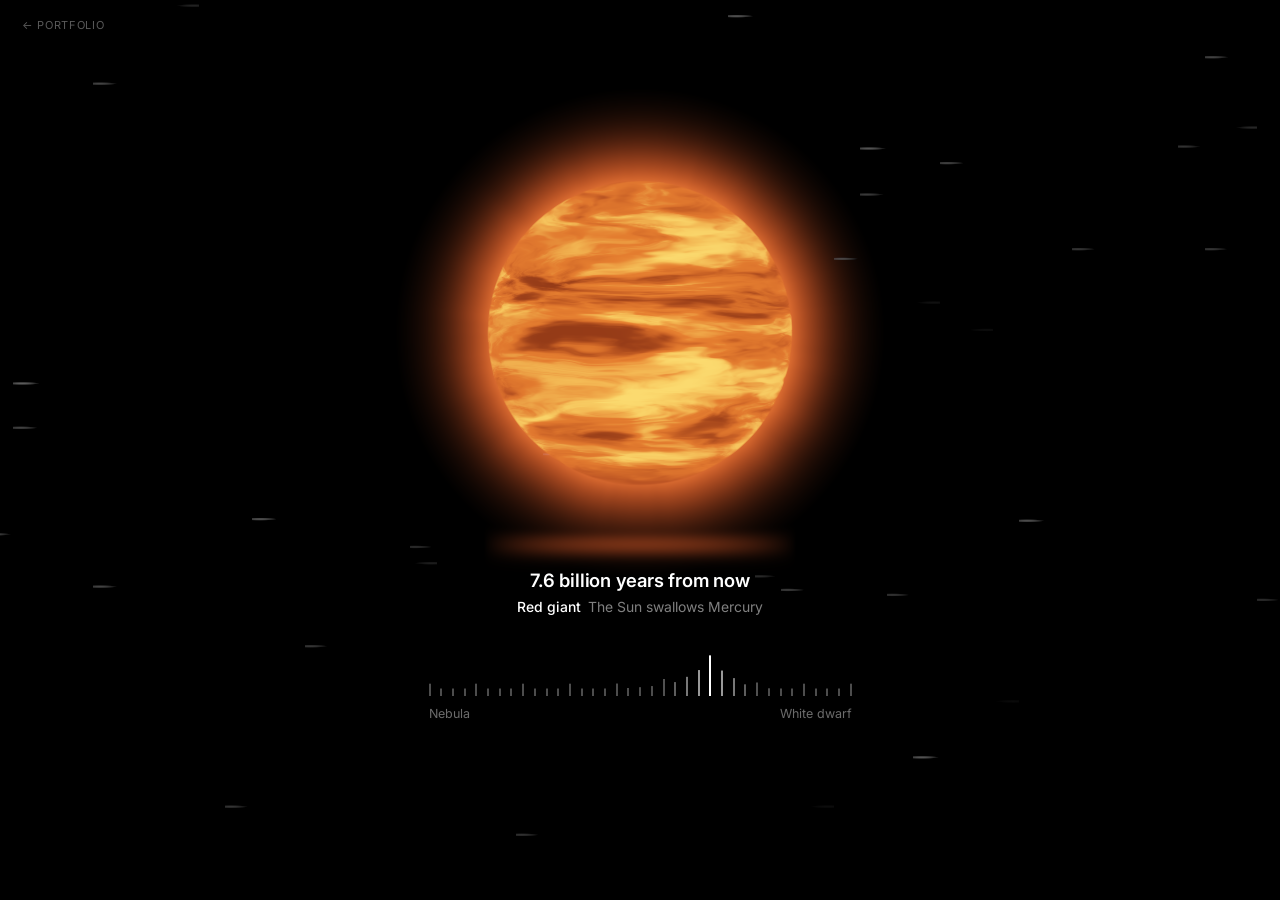
<file: pet-projects/sun-timeline/index.html>
<!DOCTYPE html>
<html lang="en">
<head>
<meta charset="utf-8">
<meta name="viewport" content="width=device-width, initial-scale=1">
<title>The Life of the Sun</title>
<meta name="description" content="Scroll across ten billion years and watch the Sun be born, swell and fade.">
<link rel="preconnect" href="https://fonts.googleapis.com">
<link rel="preconnect" href="https://fonts.gstatic.com" crossorigin>
<link href="https://fonts.googleapis.com/css2?family=Inter:wght@400;500;600&display=swap" rel="stylesheet">
<style>
*{box-sizing:border-box;margin:0;padding:0}
html,body{height:100%;background:#000;color:#fff;font-family:Inter,system-ui,sans-serif;-webkit-font-smoothing:antialiased;overflow:hidden;overscroll-behavior:none;touch-action:none;user-select:none;-webkit-user-select:none}
#gl{position:fixed;inset:0;width:100%;height:100%;display:block}
.ui{position:fixed;left:0;right:0;top:63.2%;display:grid;justify-items:center;padding:0 20px;pointer-events:none}
.cap{position:relative;width:100%;height:54px}
.line{position:absolute;inset:0;text-align:center;transition:opacity .2s linear,filter .2s linear}
.line.off{opacity:0;filter:blur(5px)}
.line h1{font-weight:600;font-size:clamp(16px,2.05vh,21px);letter-spacing:-.012em;line-height:1.25}
.line p{margin-top:6px;font-size:clamp(12.5px,1.55vh,15px);line-height:1.3;color:rgba(255,255,255,.5)}
.line p b{font-weight:500;color:#fff;margin-right:7px}
#track{position:relative;width:min(47vh,84vw);height:64px;margin-top:clamp(14px,3.2vh,30px);pointer-events:auto;cursor:pointer;outline:none}
#track::before{content:"";position:absolute;inset:-8px -30px}
#ticks{position:absolute;left:0;right:0;top:0;height:44px;display:flex;justify-content:space-between;align-items:flex-end;pointer-events:none}
#ticks i{display:block;width:1.5px;height:44px;background:#fff;transform-origin:50% 100%;will-change:transform}
.ends{position:absolute;left:0;right:0;top:54px;display:flex;justify-content:space-between;font-size:12.5px;color:rgba(255,255,255,.42);pointer-events:none}
.ends span.on{color:#fff;font-weight:500}
.back-link{position:fixed;top:18px;left:22px;font-family:ui-monospace,SFMono-Regular,Menlo,Monaco,Consolas,Inter,monospace;font-size:11px;letter-spacing:.06em;color:rgba(255,255,255,.35);text-decoration:none;pointer-events:auto;z-index:20;transition:color .2s}
.back-link:hover,.back-link:focus-visible{color:#fff;outline:none}
</style>
</head>
<body>
<a class="back-link" href="../../">← PORTFOLIO</a>
<canvas id="gl"></canvas>
<div class="ui">
  <div class="cap" id="cap"></div>
  <div id="track" role="slider" tabindex="0" aria-label="Time" aria-valuemin="0" aria-valuemax="9">
    <div id="ticks"></div>
    <div class="ends"><span id="e0">Nebula</span><span id="e1">White dwarf</span></div>
  </div>
</div>
<script>
(() => {
  const STAGES = [
    {t: '4.6 billion years ago', b: 'Solar nebula', c: 'A cold cloud falls inward'},
    {t: '4.57 billion years ago', b: 'Protostar', c: 'Gravity heats a young core'},
    {t: '4.5 billion years ago', b: 'Ignition', c: 'Hydrogen begins to burn'},
    {t: 'Today', b: 'The Sun', c: 'Halfway through its life'},
    {t: '1 billion years from now', b: 'Brighter Sun', c: 'The oceans boil away'},
    {t: '5 billion years from now', b: 'Subgiant', c: 'The core runs out of fuel'},
    {t: '7.6 billion years from now', b: 'Red giant', c: 'The Sun swallows Mercury'},
    {t: '7.7 billion years from now', b: 'Helium flash', c: 'The core reignites'},
    {t: '7.8 billion years from now', b: 'Planetary nebula', c: 'The outer layers drift away'},
    {t: '8 billion years from now', b: 'White dwarf', c: 'An ember the size of Earth'}
  ];
  // one look per stage; every stage is the same ball. colours are linear and tone-mapped in the shader
  const LOOK = [
    {c0: [.05,.01,.1],   c1: [.62,.12,.42], c2: [1.9,.85,.5],  glow: [.8,.25,.6],  gI: .22, freq: 2.6, warp: 1.9, cells: 0,  gas: 1,  shell: 0,  boil: 1},
    {c0: [.015,.004,0],  c1: [.62,.05,.01], c2: [3,1.1,.15],   glow: [1.3,.2,.04], gI: .28, freq: 3.1, warp: 1.2, cells: 1,  gas: 0,  shell: 0,  boil: .7},
    {c0: [.5,.05,0],     c1: [1.7,.48,.03], c2: [3.2,2,.55],   glow: [1.6,.5,.06], gI: .85, freq: 4.6, warp: 1.6, cells: .3, gas: 0,  shell: 0,  boil: 1.5},
    {c0: [1,.26,.01],    c1: [2.3,1,.12],   c2: [3.6,2.9,1.3], glow: [1.8,.68,.1], gI: 1,   freq: 3.4, warp: 1.1, cells: 0,  gas: 0,  shell: 0,  boil: 1.1},
    {c0: [1.5,.72,.2],   c1: [3,2.1,.8],    c2: [4.6,4.3,3.4], glow: [1.9,1.2,.5], gI: 1.2, freq: 3.8, warp: 1.1, cells: 0,  gas: 0,  shell: 0,  boil: 1.3},
    {c0: [.6,.1,.005],   c1: [1.8,.5,.03],  c2: [3,1.5,.25],   glow: [1.7,.42,.05],gI: .9,  freq: 3,   warp: 1.6, cells: .15,gas: 0,  shell: 0,  boil: 1.2},
    {c0: [.22,.008,.003],c1: [1.25,.1,.015],c2: [3,.95,.1],    glow: [1.8,.16,.03],gI: .85, freq: 2,   warp: 2.1, cells: .35,gas: 0,  shell: 0,  boil: 1.4},
    {c0: [1.6,.8,.3],    c1: [4,3,1.4],     c2: [8,7,5.5],     glow: [2.4,1.6,.8], gI: 1.7, freq: 3.2, warp: 2,   cells: 0,  gas: 0,  shell: 0,  boil: 3},
    {c0: [.02,.09,.12],  c1: [.1,.7,.72],   c2: [1.8,.42,.16], glow: [.3,.7,.8],   gI: .3,  freq: 3.4, warp: 1.5, cells: 0,  gas: .75,shell: 1,  boil: .9},
    {c0: [.8,1,1.5],     c1: [1.7,2.1,3],   c2: [3.6,4.2,5.4], glow: [.8,1.2,2.1], gI: .9,  freq: 2.6, warp: .8,  cells: 0,  gas: 0,  shell: 0,  boil: .5}
  ];
  const LAST = STAGES.length - 1, PER = 4, N = LAST * PER + 1, START = 3;   // 37 ticks, a stage on every 4th

  const canvas = document.getElementById('gl');
  const cap = document.getElementById('cap');
  const track = document.getElementById('track');
  const ticksEl = document.getElementById('ticks');
  const e0 = document.getElementById('e0');
  const e1 = document.getElementById('e1');

  const rmQuery = window.matchMedia('(prefers-reduced-motion: reduce)');
  let reduced = rmQuery.matches;
  if (rmQuery.addEventListener) {
    rmQuery.addEventListener('change', e => { reduced = e.matches; });
  } else if (rmQuery.addListener) {
    rmQuery.addListener(e => { reduced = e.matches; });
  }

  const VS = 'attribute vec2 a;void main(){gl_Position=vec4(a,0.,1.);}';
  const FS = `precision highp float;
  uniform vec2 res;
  uniform float sc, rad, cy, fade, t, evo, rot, blur, starX, freq, warp, cells, gas, shell, gI, flick;
  uniform vec3 c0, c1, c2, glow;
  float h(vec3 p){ p = fract(p*.3183099 + .1); p *= 17.; return fract(p.x*p.y*p.z*(p.x+p.y+p.z)); }
  float n3(vec3 x){ vec3 i = floor(x), f = fract(x); f = f*f*(3.-2.*f);
    return mix(mix(mix(h(i),h(i+vec3(1,0,0)),f.x), mix(h(i+vec3(0,1,0)),h(i+vec3(1,1,0)),f.x), f.y),
               mix(mix(h(i+vec3(0,0,1)),h(i+vec3(1,0,1)),f.x), mix(h(i+vec3(0,1,1)),h(i+vec3(1,1,1)),f.x), f.y), f.z); }
  float fbm(vec3 p){ float a=.5, s=0.; for(int i=0;i<5;i++){ s+=a*n3(p); p=p*2.03+vec3(1.7,9.2,3.1); a*=.5; } return s; }
  vec3 stars(vec2 uv){
    vec2 q = (uv + vec2(starX, 0.))*34., id = floor(q), f = fract(q)-.5;
    float r = fract(sin(dot(id,vec2(127.1,311.7)))*43758.5453);
    vec2 o = vec2(fract(r*17.3),fract(r*91.7))-.5;
    float tw = .55+.45*sin(t*(.7+r*1.8)+r*40.);
    vec2 g = f-o*.7; g.x *= 1./(1.+blur*7.);
    return vec3(smoothstep(.975,1.,r)*smoothstep(.06,.0,length(g))*tw*.55);
  }
  void main(){
    vec2 uv = (gl_FragCoord.xy - .5*res)/res.y, p = (uv - vec2(0., cy))/sc;
    float d = length(p), e = max(d-rad, 0.);
    vec3 col = stars(uv);

    // tight halo that ends completely a short way off the ball, the page stays pure black
    vec2 dir = p/max(d,1e-4);
    float rays = .72 + .56*fbm(vec3(dir*2.4, evo*.5));
    float hal = exp(-e/(rad*.11))*smoothstep(rad*.6, rad*.12, e);
    col += glow*gI*.7*hal*rays*flick;

    // soft pool of light under the ball, standing in for the reference's contact shadow
    float py = (p.y + rad + .065)/.0135, px = p.x/(rad*1.02);
    float pool = max(0., 1.-px*px) * exp(-py*py);
    col += glow*min(gI,1.)*.1*pool*pool;

    if(d < rad + .02){
      float k = min(d/rad, 1.);
      vec3 nrm = vec3(p/rad, sqrt(max(1.-k*k, 0.)));
      float cr = cos(rot), sr = sin(rot);
      vec3 n = vec3(nrm.x*cr + nrm.z*sr, nrm.y, -nrm.x*sr + nrm.z*cr);
      // spinning fast smears the surface along its axis of rotation
      float sq = 1./(1.+blur*3.2);
      vec3 q = vec3(n.x*sq, n.y, n.z*sq);
      float w1 = fbm(q*freq + vec3(0.,0.,evo*.28)), w2 = fbm(q*freq*.9 + 7. - vec3(evo*.22,0.,0.));
      float v = fbm(q*freq*1.7 + warp*2.2*vec3(w1, w2, w1-w2));
      float vein = 1.-abs(2.*fbm(q*freq*1.5 + warp*1.3*vec3(w2, w1, 0.))-1.);
      vein = pow(vein, 9.);
      float s = smoothstep(.24,.76,v);
      s = mix(s, clamp(vein*1.25 + s*.14,0.,1.), cells);
      vec3 c = mix(c0, c1, smoothstep(.0,.55,s));
      c = mix(c, c2, smoothstep(.5,1.,s));
      float mu = nrm.z;
      if(shell > .001){
        // planetary nebula: a hot point, a teal cavity and a filament shell seen through the ball
        vec3 sh = c0 + c1*smoothstep(.95,.3,k)*(.25+v*1.2);
        float fil = smoothstep(.5,.82,k)*smoothstep(1.,.8,k)*pow(v+.32,3.)*3.2;
        sh += c2*fil + vec3(3.5,4.,5.)*exp(-k*k/.012);
        c = mix(c, sh, shell);
      } else {
        c *= mix(mix(.34, .8, gas), 1., pow(mu,.5));
      }
      c += glow*pow(1.-mu,2.6)*.42*min(gI,1.)*(1.-gas);
      float edge = smoothstep(1., .985, k);
      float soft = smoothstep(1., .58, k + (fbm(q*3.4 + evo*.1)-.5)*.62) * smoothstep(1., .9, k);
      float a = mix(edge, soft, gas);
      col = mix(col, c, a);
    }
    col = 1. - exp(-col*1.15);
    gl_FragColor = vec4(pow(col, vec3(.4545))*fade, 1.);
  }`;

  const gl = canvas.getContext('webgl', {antialias: false, alpha: false});
  const u = {};
  let glReady = false;

  if (gl) {
    const compile = (type, src) => {
      const sh = gl.createShader(type);
      gl.shaderSource(sh, src);
      gl.compileShader(sh);
      if (!gl.getShaderParameter(sh, gl.COMPILE_STATUS)) {
        console.error(gl.getShaderInfoLog(sh));
        gl.deleteShader(sh);
        return null;
      }
      return sh;
    };
    const vs = compile(gl.VERTEX_SHADER, VS);
    const fs = compile(gl.FRAGMENT_SHADER, FS);
    if (vs && fs) {
      const prog = gl.createProgram();
      gl.attachShader(prog, vs);
      gl.attachShader(prog, fs);
      gl.linkProgram(prog);
      if (gl.getProgramParameter(prog, gl.LINK_STATUS)) {
        gl.useProgram(prog);
        const buf = gl.createBuffer();
        gl.bindBuffer(gl.ARRAY_BUFFER, buf);
        gl.bufferData(gl.ARRAY_BUFFER, new Float32Array([-1, -1, 3, -1, -1, 3]), gl.STATIC_DRAW);
        const aLoc = gl.getAttribLocation(prog, 'a');
        gl.enableVertexAttribArray(aLoc);
        gl.vertexAttribPointer(aLoc, 2, gl.FLOAT, false, 0, 0);

        const names = [
          'res', 'sc', 'rad', 'cy', 'fade', 't', 'evo', 'rot', 'blur', 'starX',
          'freq', 'warp', 'cells', 'gas', 'shell', 'gI', 'flick',
          'c0', 'c1', 'c2', 'glow'
        ];
        for (const name of names) {
          u[name] = gl.getUniformLocation(prog, name);
        }
        gl.uniform1f(u.rad, .17);
        gl.uniform1f(u.cy, .13);
        glReady = true;
      } else {
        console.error(gl.getProgramInfoLog(prog));
      }
    }
  }

  function resize() {
    const dpr = Math.min(window.devicePixelRatio || 1, 1.5);
    const w = Math.max(1, Math.round(window.innerWidth * dpr));
    const h = Math.max(1, Math.round(window.innerHeight * dpr));
    if (canvas.width !== w || canvas.height !== h) {
      canvas.width = w;
      canvas.height = h;
    }
    if (glReady) {
      gl.viewport(0, 0, w, h);
      gl.uniform2f(u.res, w, h);
      gl.uniform1f(u.sc, Math.min(1, (window.innerWidth / window.innerHeight) * 1.5));
    }
  }
  window.addEventListener('resize', resize);
  resize();

  const clamp = (v, lo = 0, hi = 1) => Math.max(lo, Math.min(hi, v));
  const cloneLook = l => ({
    c0: l.c0.slice(),
    c1: l.c1.slice(),
    c2: l.c2.slice(),
    glow: l.glow.slice(),
    gI: l.gI,
    freq: l.freq,
    warp: l.warp,
    cells: l.cells,
    gas: l.gas,
    shell: l.shell,
    boil: l.boil
  });

  let x = START / LAST;          // timeline position 0..1
  let stage = START, omega = 14;   // spin speed in rad/s, the page opens on a whip
  let rot = 0, evo = 0, starX = 0, lastInput = -1e9, hover = -1, dragX = null;
  const cur = cloneLook(LOOK[START]);   // the live, eased look

  const ticks = [];
  const tickH = new Float32Array(N);
  const initActive = x * (N - 1);
  for (let j = 0; j < N; j++) {
    const el = document.createElement('i');
    ticksEl.appendChild(el);
    ticks.push(el);
    const q = j - initActive;
    const bell = Math.exp(-q * q / 5.5);
    const on = Math.exp(-q * q / .22);
    tickH[j] = Math.max((j % PER ? .17 : .28) + bell * .55, on);
    el.style.transform = `scaleY(${tickH[j].toFixed(4)})`;
    el.style.opacity = (.3 + bell * .35 + on * .6).toFixed(4);
  }

  function setCaption(i) {
    const s = STAGES[i];
    for (const old of cap.querySelectorAll('.line:not(.out)')) {
      old.classList.add('off', 'out');
      setTimeout(() => old.remove(), 240);
    }
    const el = document.createElement('div');
    el.className = 'line off';
    const h1 = document.createElement('h1');
    h1.textContent = s.t;
    const p = document.createElement('p');
    const b = document.createElement('b');
    b.textContent = s.b;
    p.append(b, document.createTextNode(s.c));
    el.append(h1, p);
    cap.appendChild(el);
    void el.offsetWidth;
    el.classList.remove('off');
    track.setAttribute('aria-valuenow', String(i));
    track.setAttribute('aria-valuetext', `${s.t} — ${s.b}: ${s.c}`);
    e0.classList.toggle('on', i === 0);
    e1.classList.toggle('on', i === LAST);
  }
  setCaption(START);

  function moveTo(nx, now) {
    nx = clamp(nx, 0, 1);
    omega += (nx - x) * 150;   // every bit of input throws the ball
    x = nx; lastInput = now;
  }

  function px(e) {
    const rect = track.getBoundingClientRect();
    return rect.width > 0 ? (e.clientX - rect.left) / rect.width : 0;
  }

  window.addEventListener('wheel', e => {
    e.preventDefault();
    const d = Math.abs(e.deltaX) > Math.abs(e.deltaY) ? e.deltaX : e.deltaY;
    moveTo(x + d * (e.deltaMode === 1 ? .012 : .00075), performance.now());
  }, {passive: false});

  track.addEventListener('pointermove', e => {
    hover = clamp(px(e), 0, 1);
    if (e.pointerType === 'mouse' && dragX === null) {
      moveTo(hover, performance.now());
    }
  });

  track.addEventListener('pointerleave', () => {
    hover = -1;
  });

  window.addEventListener('pointerdown', e => {
    if (e.target.closest && e.target.closest('.back-link')) return;
    dragX = e.clientX;
    if (e.target === track || track.contains(e.target)) {
      const p = clamp(px(e), 0, 1);
      hover = p;
      moveTo(p, performance.now());
    }
  });

  window.addEventListener('pointermove', e => {
    if (dragX === null) return;
    const now = performance.now();
    const dx = e.clientX - dragX;
    dragX = e.clientX;
    if (e.target === track || track.contains(e.target)) {
      const p = clamp(px(e), 0, 1);
      hover = p;
      moveTo(p, now);
    } else {
      moveTo(x + dx / Math.min(window.innerWidth, 900), now);
    }
  });

  function endDrag(e) {
    dragX = null;
    if (e && e.pointerType !== 'mouse') hover = -1;
  }
  window.addEventListener('pointerup', endDrag);
  window.addEventListener('pointercancel', endDrag);

  window.addEventListener('keydown', e => {
    let step = 0;
    if (e.key === 'ArrowRight' || e.key === 'ArrowDown') step = 1;
    else if (e.key === 'ArrowLeft' || e.key === 'ArrowUp') step = -1;
    else return;
    e.preventDefault();
    const nextStage = clamp(Math.round(x * LAST) + step, 0, LAST);
    moveTo(nextStage / LAST, performance.now());
  });

  let t0 = null, prev = null, nextAuto = 0;
  function frame(now) {
    if (t0 === null) {
      t0 = now;
      prev = now;
      nextAuto = t0 + 5000;
    }
    const dt = Math.min(.05, Math.max(0, (now - prev) / 1000));
    prev = now;
    const f = r => 1 - Math.exp(-dt * r);
    const time = (now - t0) / 1000;

    // 1. Idle autoplay
    if (!reduced && now - lastInput > 5000 && now > nextAuto) {
      const ci = Math.round(x * LAST);
      x = ((ci + 1) % (LAST + 1)) / LAST;
      omega += 9;
      nextAuto = now + 2600;
    }

    // 2. Stage transition
    const i = Math.round(x * LAST);
    if (i !== stage) {
      omega += omega >= 0 ? 7 : -7;
      stage = i;
      setCaption(i);
    }

    // 3. Ease every numeric and colour field of cur toward LOOK[stage]
    const k = f(reduced ? 60 : 13);
    const target = LOOK[stage];
    for (const key in target) {
      const tv = target[key];
      if (Array.isArray(tv)) {
        const cv = cur[key];
        cv[0] += (tv[0] - cv[0]) * k;
        cv[1] += (tv[1] - cv[1]) * k;
        cv[2] += (tv[2] - cv[2]) * k;
      } else {
        cur[key] += (tv - cur[key]) * k;
      }
    }

    // 4. Omega decay
    omega *= Math.exp(-dt * 3.6);

    // 5. Spin & blur
    const spin = reduced ? 0 : .22 + omega;
    const blur = Math.min(1.4, Math.abs(omega) * .1);

    // 6. Integration
    rot += spin * dt;
    evo += dt * cur.boil * (1 + Math.abs(omega) * .1);
    starX += omega * dt * .012;

    // 7. Set uniforms & 8. Draw
    if (glReady) {
      gl.uniform1f(u.freq, cur.freq);
      gl.uniform1f(u.warp, cur.warp);
      gl.uniform1f(u.cells, cur.cells);
      gl.uniform1f(u.gas, cur.gas);
      gl.uniform1f(u.shell, cur.shell);
      gl.uniform1f(u.gI, cur.gI);
      gl.uniform3fv(u.c0, cur.c0);
      gl.uniform3fv(u.c1, cur.c1);
      gl.uniform3fv(u.c2, cur.c2);
      gl.uniform3fv(u.glow, cur.glow);
      gl.uniform1f(u.t, time);
      gl.uniform1f(u.evo, evo);
      gl.uniform1f(u.rot, rot);
      gl.uniform1f(u.blur, blur);
      gl.uniform1f(u.starX, starX);
      gl.uniform1f(u.flick, 1 + .1 * Math.sin(time * 2.1) + .06 * Math.sin(time * 5.3));
      gl.uniform1f(u.fade, Math.min(1, (now - t0) / 500));
      gl.drawArrays(gl.TRIANGLES, 0, 3);
    }

    // 9. Update ticks
    const active = x * (N - 1);
    const bellAt = (hover >= 0 ? hover : x) * (N - 1);
    for (let j = 0; j < N; j++) {
      const q = j - bellAt;
      const bell = Math.exp(-q * q / 5.5);
      const da = j - active;
      const on = Math.exp(-da * da / .22);
      const goal = Math.max((j % PER ? .17 : .28) + bell * .55, on);
      tickH[j] += (goal - tickH[j]) * f(22);
      const el = ticks[j];
      el.style.transform = `scaleY(${tickH[j].toFixed(4)})`;
      el.style.opacity = (.3 + bell * .35 + on * .6).toFixed(4);
    }

    requestAnimationFrame(frame);
  }
  requestAnimationFrame(frame);
})();
</script>
</body>
</html>
</file>
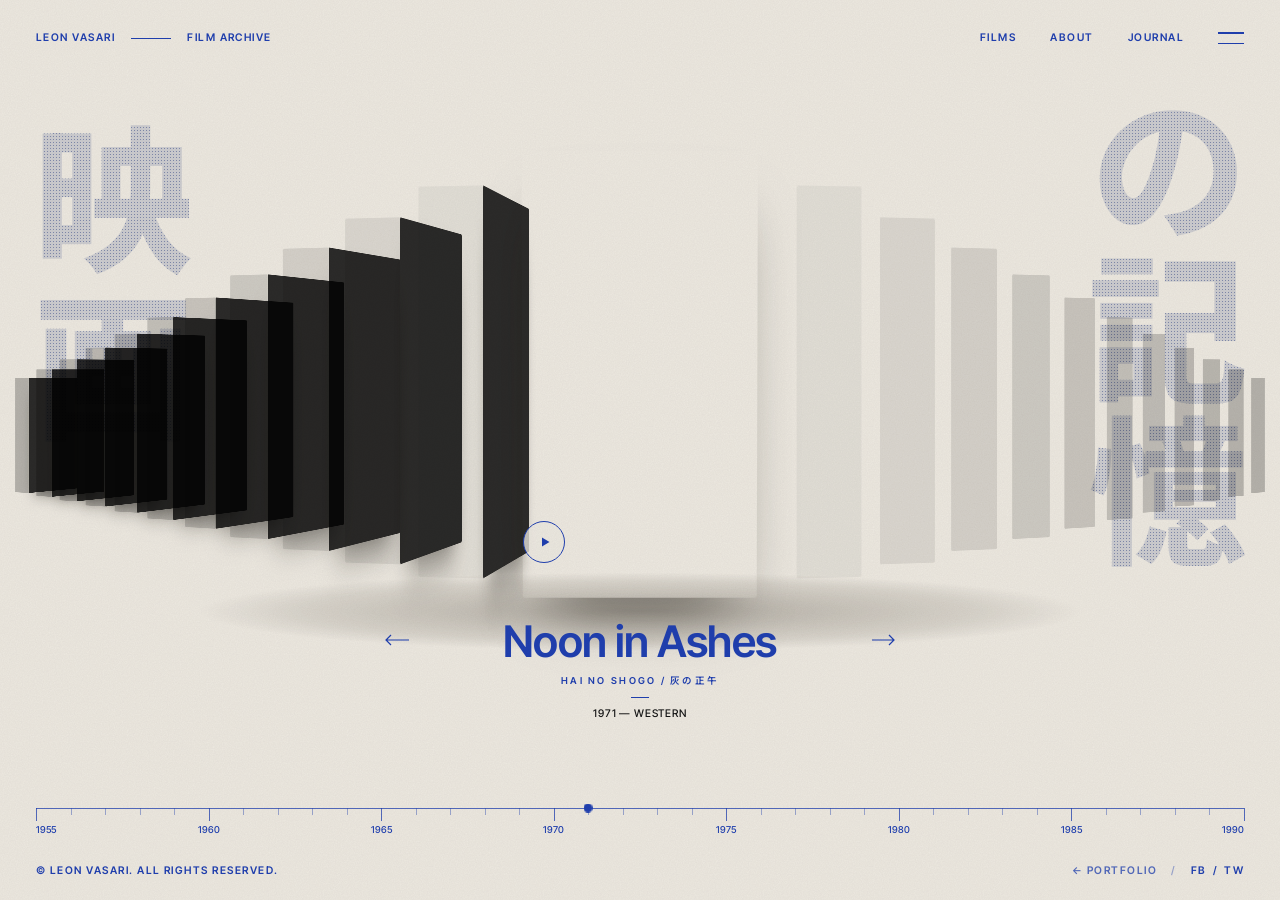
<file: pet-projects/vhs-archive/index.html>
<!DOCTYPE html>
<html lang="en">
<head>
  <meta charset="UTF-8" />
  <meta name="viewport" content="width=device-width, initial-scale=1.0" />
  <title>LEON VASARI — FILM ARCHIVE</title>
  <link rel="preconnect" href="https://fonts.googleapis.com" />
  <link rel="preconnect" href="https://fonts.gstatic.com" crossorigin />
  <link rel="preconnect" href="https://images.higgs.ai" crossorigin />
  <link href="https://fonts.googleapis.com/css2?family=Inter+Tight:wght@500;600&family=Newsreader:ital,opsz,wght@0,6..72,400;1,6..72,400&family=Noto+Sans+JP:wght@500&display=swap" rel="stylesheet" />
  <link href="https://fonts.googleapis.com/css2?family=Noto+Sans+JP:wght@800&text=%E6%98%A0%E7%94%BB%E3%81%AE%E8%A8%98%E6%86%B6&display=block" rel="stylesheet" />
  <style>
    :root {
      --paper: #ECE8E0;
      --sheet: #F3F0EA;
      --ink: #141414;
      --muted: #6D6A63;
      --cobalt: #1F3FB0;
      --rule: rgba(20, 20, 20, .9);
      --ease: cubic-bezier(.2, .8, .2, 1);
      --H: min(47vh, 33vw);
      --cy: 41%;
      --sans: "Inter Tight", "Noto Sans JP", system-ui, sans-serif;
      --serif: "Newsreader", Georgia, serif;
    }

    *, *::before, *::after {
      box-sizing: border-box;
      margin: 0;
      padding: 0;
    }

    html, body {
      width: 100%;
      height: 100%;
      overflow: hidden;
      background: var(--paper);
      color: var(--ink);
      font-family: var(--sans);
      -webkit-font-smoothing: antialiased;
      -moz-osx-font-smoothing: grayscale;
      user-select: none;
      -webkit-user-select: none;
    }

    @media (pointer: fine) {
      html, body, button, a {
        cursor: none;
      }
    }

    button {
      font: inherit;
      color: inherit;
      background: none;
      border: 0;
      outline: none;
    }

    a {
      color: inherit;
      text-decoration: none;
    }

    .lbl {
      font-family: var(--sans);
      font-weight: 600;
      font-size: 10.5px;
      line-height: 1;
      letter-spacing: .14em;
      text-transform: uppercase;
    }

    .box {
      display: inline-flex;
      align-items: center;
      justify-content: center;
      height: 21px;
      padding: 0 8px;
      border: 1px solid var(--rule);
    }

    /* Probe for exact --H pixel measurement */
    #h-probe {
      position: fixed;
      left: -9999px;
      top: 0;
      width: 1px;
      height: var(--H);
      pointer-events: none;
      visibility: hidden;
    }

    /* Paper grain */
    .grain {
      position: fixed;
      inset: 0;
      z-index: 40;
      pointer-events: none;
      mix-blend-mode: multiply;
      opacity: .6;
      background-size: 220px 220px;
      background-image: url("data:image/svg+xml,%3Csvg xmlns='http://www.w3.org/2000/svg' width='220' height='220'%3E%3Cfilter id='g'%3E%3CfeTurbulence type='fractalNoise' baseFrequency='0.85' numOctaves='3' stitchTiles='stitch'/%3E%3CfeColorMatrix type='matrix' values='0 0 0 0 0.45 0 0 0 0 0.42 0 0 0 0 0.38 0 0 0 0.22 0'/%3E%3C/filter%3E%3Crect width='100%25' height='100%25' filter='url(%23g)'/%3E%3C/svg%3E");
    }

    /* Halftone kanji */
    .kanji {
      position: fixed;
      z-index: 1;
      pointer-events: none;
      writing-mode: vertical-rl;
      font-family: "Noto Sans JP", sans-serif;
      font-weight: 800;
      font-size: min(19vh, 12.5vw);
      line-height: 1.02;
      letter-spacing: .02em;
      color: transparent;
      -webkit-text-fill-color: transparent;
      background-image:
        radial-gradient(circle at 50% 50%, rgba(64, 82, 138, .55) 0 36%, transparent 40%),
        linear-gradient(rgba(110, 122, 160, .26), rgba(110, 122, 160, .26));
      background-size: 3px 3px, 100% 100%;
      -webkit-background-clip: text;
      background-clip: text;
    }
    .kanji.left { left: 2.4vw; top: 13vh; }
    .kanji.right { right: 2.4vw; top: 9vh; }

    /* Top bar */
    .topbar {
      position: fixed;
      top: 0;
      left: 0;
      right: 0;
      height: 76px;
      padding: 0 36px;
      display: flex;
      align-items: center;
      justify-content: space-between;
      color: var(--cobalt);
      z-index: 30;
    }

    .brand {
      display: inline-flex;
      align-items: center;
      gap: 16px;
    }

    .brand-line {
      width: 40px;
      height: 1px;
      background: currentColor;
      display: block;
    }

    .nav-right {
      display: inline-flex;
      align-items: center;
      gap: 34px;
    }

    .nav-links {
      display: inline-flex;
      align-items: center;
      gap: 34px;
    }

    .nav-item {
      padding: 6px 0;
      position: relative;
      transition: transform .3s var(--ease);
    }

    .burger {
      width: 26px;
      height: 12px;
      display: inline-flex;
      flex-direction: column;
      justify-content: space-between;
      align-items: stretch;
      padding: 0;
    }

    .burger span {
      display: block;
      height: 1.5px;
      width: 100%;
      background: currentColor;
      transition: transform .35s var(--ease);
    }

    /* Floor shadow */
    .floor-shadow {
      position: fixed;
      z-index: 5;
      pointer-events: none;
      left: 50%;
      top: calc(var(--cy) + var(--H) * .47);
      transform: translateX(-50%);
      width: min(96vw, calc(var(--H) * 3.6));
      height: calc(var(--H) * .26);
      background: radial-gradient(50% 50% at 50% 40%, rgba(40, 32, 20, .30), rgba(40, 32, 20, .10) 55%, transparent 72%);
    }

    /* 3D Shelf */
    .shelf {
      position: fixed;
      left: 0;
      right: 0;
      top: calc(var(--cy) - var(--H) / 2 - 50px);
      height: calc(var(--H) + 100px);
      perspective: 1400px;
      perspective-origin: 50% 50%;
      z-index: 10;
      touch-action: pan-y;
    }

    .stage {
      position: absolute;
      left: 50%;
      top: 50%;
      width: 0;
      height: 0;
      transform-style: preserve-3d;
    }

    .tape {
      position: absolute;
      left: 0;
      top: 0;
      width: 0;
      height: 0;
      transform-style: preserve-3d;
      will-change: transform;
    }

    .face {
      position: absolute;
      height: var(--H);
      top: calc(var(--H) / -2);
      backface-visibility: hidden;
      -webkit-backface-visibility: hidden;
      border-radius: 2px;
      background-repeat: no-repeat;
      overflow: hidden;
    }

    .face::after {
      content: "";
      position: absolute;
      inset: 0;
      background: #000;
      opacity: var(--shade, 0);
      pointer-events: none;
    }

    .sp {
      --ws: calc(var(--H) * 142 / 840);
      --d: calc(var(--H) * 474 / 900);
      width: var(--ws);
      left: calc(var(--ws) / -2);
      transform: translateZ(calc(var(--d) / 2));
    }

    .cv {
      --ws: calc(var(--H) * 142 / 840);
      --d: calc(var(--H) * 474 / 900);
      width: var(--d);
      left: calc(var(--d) / -2);
      transform: rotateY(90deg) translateZ(calc(var(--ws) / 2));
      box-shadow: 0 34px 60px -30px rgba(20, 16, 10, .6);
    }

    /* Play ring */
    .play-ring {
      position: fixed;
      z-index: 15;
      width: 42px;
      height: 42px;
      border-radius: 50%;
      border: 1px solid var(--cobalt);
      background: rgba(236, 232, 224, .8);
      display: flex;
      align-items: center;
      justify-content: center;
      transform-origin: center center;
      will-change: transform;
    }

    .play-ring svg {
      width: 12px;
      height: 12px;
      display: block;
      margin-left: 1px;
    }

    /* Caption */
    .caption {
      position: fixed;
      left: 50%;
      top: calc(var(--cy) + var(--H) / 2 + 4.2vh);
      transform: translateX(-50%);
      display: grid;
      justify-items: center;
      gap: 10px;
      z-index: 18;
      pointer-events: none;
    }

    .cap-mask {
      position: relative;
      overflow: hidden;
      width: min(80vw, 640px);
      display: grid;
      justify-items: center;
    }

    .cap-mask > span {
      grid-area: 1 / 1;
      display: block;
      text-align: center;
      white-space: nowrap;
      will-change: transform;
    }

    .cap-title {
      font-family: var(--sans);
      font-weight: 600;
      font-size: clamp(28px, 3.4vw, 46px);
      line-height: 1.08;
      letter-spacing: -.015em;
      color: var(--cobalt);
    }

    .cap-sub {
      font-family: var(--sans);
      font-weight: 600;
      font-size: 9.5px;
      line-height: 1.25;
      letter-spacing: .24em;
      text-transform: uppercase;
      color: var(--cobalt);
    }

    .cap-rule {
      width: 18px;
      height: 1px;
      background: var(--cobalt);
    }

    .cap-year {
      font-family: var(--sans);
      font-weight: 500;
      font-size: 10.5px;
      line-height: 1.2;
      letter-spacing: .08em;
      color: var(--ink);
      text-transform: uppercase;
    }

    /* Arrows */
    .arrow {
      position: fixed;
      top: calc(var(--cy) + var(--H) / 2 + 4.2vh);
      width: 44px;
      height: 44px;
      display: flex;
      align-items: center;
      justify-content: center;
      color: var(--cobalt);
      z-index: 22;
      transition: transform .35s var(--ease);
    }

    .arrow.prev {
      left: calc(50% - min(19vw, 250px));
      transform: translateX(-50%);
    }

    .arrow.next {
      left: calc(50% + min(19vw, 250px));
      transform: translateX(-50%);
    }

    .arrow.prev:hover {
      transform: translateX(calc(-50% - 4px));
    }

    .arrow.next:hover {
      transform: translateX(calc(-50% + 4px));
    }

    /* Timeline */
    .timeline {
      position: fixed;
      left: 36px;
      right: 36px;
      bottom: 64px;
      height: 40px;
      z-index: 20;
    }

    .tl-line {
      position: absolute;
      left: 0;
      right: 0;
      top: 12px;
      height: 1px;
      background: var(--cobalt);
      opacity: .75;
      pointer-events: none;
    }

    .tl-tick {
      position: absolute;
      top: 12px;
      width: 1px;
      background: var(--cobalt);
      pointer-events: none;
    }

    .tl-tick.major {
      height: 13px;
      opacity: .75;
    }

    .tl-tick.minor {
      height: 7px;
      opacity: .4;
    }

    .tl-yr {
      position: absolute;
      top: 29px;
      font-family: var(--sans);
      font-weight: 500;
      font-size: 9.5px;
      line-height: 1;
      color: var(--cobalt);
      transform: translateX(-50%);
      pointer-events: none;
      white-space: nowrap;
    }

    .tl-yr.first {
      transform: translateX(0);
    }

    .tl-yr.last {
      transform: translateX(-100%);
    }

    .tl-dot {
      position: absolute;
      top: 12px;
      width: 9px;
      height: 9px;
      border-radius: 50%;
      background: var(--cobalt);
      transform: translate(-50%, -50%);
      pointer-events: none;
      will-change: left;
    }

    .tl-hit {
      position: absolute;
      inset: -6px 0 -4px 0;
    }

    /* Footer */
    .footer {
      position: fixed;
      left: 36px;
      right: 36px;
      bottom: 24px;
      display: flex;
      align-items: center;
      justify-content: space-between;
      color: var(--cobalt);
      z-index: 20;
    }

    .foot-right {
      display: inline-flex;
      align-items: center;
      gap: 14px;
    }

    .foot-back {
      opacity: .75;
      transition: opacity .3s var(--ease), transform .3s var(--ease);
    }

    .foot-back:hover {
      opacity: 1;
      transform: translateX(-2px);
    }

    .foot-sep {
      opacity: .4;
    }

    .foot-social {
      display: inline-flex;
      align-items: center;
      gap: 6px;
    }

    /* Custom Kinetic Cursor */
    .cur {
      position: fixed;
      left: 0;
      top: 0;
      width: 58px;
      height: 58px;
      margin: -29px 0 0 -29px;
      pointer-events: none;
      z-index: 100;
      transform: translate3d(-200px, -200px, 0);
      will-change: transform;
    }

    @media (pointer: coarse), (max-width: 767px) {
      .cur {
        display: none;
      }
    }

    .cur-ring {
      position: absolute;
      inset: 0;
      border-radius: 50%;
      border: 1.5px solid var(--ink);
      background: transparent;
      transition: transform .5s var(--ease), background-color .4s var(--ease), border-color .4s var(--ease);
    }

    .cur-dot {
      position: absolute;
      left: 50%;
      top: 50%;
      width: 6px;
      height: 6px;
      margin: -3px 0 0 -3px;
      border-radius: 50%;
      background: var(--ink);
      transition: transform .4s var(--ease), background-color .4s var(--ease);
    }

    .cur-lbl {
      position: absolute;
      inset: 0;
      display: flex;
      flex-direction: column;
      align-items: center;
      justify-content: center;
      gap: 2px;
      color: #fff;
      font-family: var(--sans);
      font-weight: 600;
      font-size: 10px;
      line-height: 1.05;
      letter-spacing: .1em;
      transform: scale(0);
      transition: transform .45s var(--ease);
    }

    .cur.open .cur-ring {
      transform: scale(1.75);
      background-color: var(--cobalt);
      border-color: var(--cobalt);
    }

    .cur.open .cur-dot {
      transform: scale(0);
    }

    .cur.open .cur-lbl {
      transform: scale(1);
    }

    .cur.spine .cur-ring {
      transform: scale(.72);
    }

    .cur.btn .cur-ring {
      transform: scale(.55);
    }

    .cur.btn .cur-dot {
      transform: scale(0);
    }

    /* Detail Sheet */
    .detail {
      position: fixed;
      inset: 0;
      z-index: 60;
      background: var(--sheet);
      display: grid;
      grid-template-columns: 1fr 1fr;
      gap: 4vw;
      padding: 110px 6vw 56px 7vw;
      visibility: hidden;
      pointer-events: none;
      overflow: hidden;
      will-change: clip-path;
    }

    .detail-close {
      position: absolute;
      left: 36px;
      top: 28px;
      z-index: 4;
      color: var(--ink);
      background: transparent;
      transition: background-color .35s var(--ease), color .35s var(--ease), border-color .35s var(--ease);
    }

    .detail-close:hover {
      background: var(--ink);
      color: var(--sheet);
    }

    .detail-brand {
      position: absolute;
      right: 36px;
      top: 28px;
      z-index: 4;
      color: var(--cobalt);
    }

    .detail-info {
      display: flex;
      flex-direction: column;
      justify-content: center;
      align-self: center;
      max-width: 520px;
      gap: 18px;
    }

    .d-mask {
      overflow: hidden;
    }

    .d-line {
      display: block;
      will-change: transform;
    }

    .d-sub {
      color: var(--cobalt);
      letter-spacing: .24em;
      font-size: 9.5px;
    }

    .d-title {
      font-family: var(--sans);
      font-weight: 600;
      font-size: clamp(44px, 5.2vw, 80px);
      line-height: .96;
      letter-spacing: -.03em;
      color: var(--cobalt);
    }

    .d-meta {
      font-family: var(--sans);
      font-weight: 500;
      font-size: 12px;
      letter-spacing: .12em;
      text-transform: uppercase;
      color: var(--muted);
    }

    .d-syn {
      font-family: var(--serif);
      font-weight: 400;
      font-size: 17px;
      line-height: 1.5;
      max-width: 42ch;
      color: var(--ink);
    }

    .d-cred {
      font-family: var(--serif);
      font-style: italic;
      font-weight: 400;
      font-size: 15px;
      line-height: 1.4;
      color: var(--muted);
    }

    .d-watch {
      display: inline-flex;
      align-items: center;
      justify-content: center;
      height: 44px;
      padding: 0 22px;
      border: 1px solid var(--cobalt);
      color: var(--cobalt);
      background: transparent;
      width: fit-content;
      transition: background-color .35s var(--ease), color .35s var(--ease);
    }

    .d-watch:hover {
      background: var(--cobalt);
      color: var(--sheet);
    }

    .detail-poster {
      display: flex;
      align-items: center;
      justify-content: center;
      min-height: 0;
    }

    #detail-svg {
      height: min(100%, 78vh);
      width: auto;
      max-width: 100%;
      display: block;
      filter: drop-shadow(0 28px 46px rgba(20, 16, 10, .18));
    }

    /* Interactive Retro CRT Telecine Screening Overlay (inside Detail Sheet) */
    .crt-panel {
      position: fixed;
      inset: 0;
      z-index: 75;
      background: rgba(20, 20, 20, .86);
      display: flex;
      align-items: center;
      justify-content: center;
      padding: 24px;
      visibility: hidden;
      pointer-events: none;
      clip-path: inset(50% 0 50% 0);
      transition: clip-path .55s var(--ease), visibility 0s linear .55s;
    }

    .crt-panel.active {
      visibility: visible;
      pointer-events: auto;
      clip-path: inset(0 0 0 0);
      transition: clip-path .55s var(--ease), visibility 0s linear 0s;
    }

    .crt-frame {
      width: min(760px, 94vw);
      background: var(--sheet);
      border: 1px solid var(--ink);
      padding: 20px;
      display: flex;
      flex-direction: column;
      gap: 14px;
      box-shadow: 0 36px 80px rgba(0, 0, 0, .5);
    }

    .crt-head {
      display: flex;
      align-items: center;
      justify-content: space-between;
      gap: 12px;
      color: var(--cobalt);
    }

    .crt-screen-wrap {
      position: relative;
      width: 100%;
      aspect-ratio: 16 / 10;
      background: #0B0D14;
      border: 1px solid var(--ink);
      overflow: hidden;
    }

    #crt-canvas {
      width: 100%;
      height: 100%;
      display: block;
    }

    .crt-scanlines {
      position: absolute;
      inset: 0;
      pointer-events: none;
      background:
        repeating-linear-gradient(to bottom, rgba(255, 255, 255, 0) 0 2px, rgba(0, 0, 0, .26) 2px 4px),
        radial-gradient(ellipse at center, transparent 58%, rgba(0, 0, 0, .62) 100%);
    }

    .crt-hud {
      position: absolute;
      inset: 14px 16px;
      pointer-events: none;
      display: flex;
      flex-direction: column;
      justify-content: space-between;
      color: #ECE8E0;
      font-family: var(--sans);
      text-shadow: 0 1px 0 rgba(0, 0, 0, .7);
    }

    .crt-hud-top, .crt-hud-bot {
      display: flex;
      justify-content: space-between;
      align-items: center;
      font-size: 10px;
      font-weight: 600;
      letter-spacing: .16em;
    }

    .crt-controls {
      display: flex;
      flex-wrap: wrap;
      align-items: center;
      justify-content: space-between;
      gap: 10px;
    }

    .crt-btn-group {
      display: inline-flex;
      gap: 8px;
      align-items: center;
    }

    .crt-btn {
      height: 32px;
      padding: 0 12px;
      border: 1px solid var(--cobalt);
      color: var(--cobalt);
      display: inline-flex;
      align-items: center;
      justify-content: center;
      transition: background-color .25s var(--ease), color .25s var(--ease);
    }

    .crt-btn:hover, .crt-btn.on {
      background: var(--cobalt);
      color: var(--sheet);
    }

    .crt-note {
      color: var(--muted);
      font-family: var(--serif);
      font-style: italic;
      font-size: 13px;
    }

    /* Archival Index / About / Journal Drawer */
    .drawer {
      position: fixed;
      inset: 0;
      z-index: 55;
      background: var(--sheet);
      padding: 92px 6vw 48px;
      overflow-y: auto;
      visibility: hidden;
      pointer-events: none;
      clip-path: inset(0 0 100% 0);
      transition: clip-path .65s var(--ease), visibility 0s linear .65s;
    }

    .drawer.active {
      visibility: visible;
      pointer-events: auto;
      clip-path: inset(0 0 0 0);
      transition: clip-path .65s var(--ease), visibility 0s linear 0s;
    }

    .drawer-close {
      position: fixed;
      right: 36px;
      top: 26px;
      z-index: 56;
      color: var(--ink);
      transition: background-color .3s var(--ease), color .3s var(--ease);
    }

    .drawer-close:hover {
      background: var(--ink);
      color: var(--sheet);
    }

    .drawer-inner {
      max-width: 960px;
      margin: 0 auto;
      display: none;
      flex-direction: column;
      gap: 24px;
    }

    .drawer-inner.active {
      display: flex;
    }

    .drawer-h {
      font-size: clamp(28px, 3.6vw, 48px);
      font-weight: 600;
      letter-spacing: -.02em;
      color: var(--cobalt);
    }

    .film-index-list {
      display: grid;
      grid-template-columns: repeat(auto-fill, minmax(260px, 1fr));
      border-top: 1px solid rgba(31, 63, 176, .25);
    }

    .drawer-film-btn {
      text-align: left;
      padding: 16px 14px;
      border-bottom: 1px solid rgba(31, 63, 176, .2);
      display: flex;
      flex-direction: column;
      gap: 6px;
      transition: background-color .25s var(--ease);
    }

    .drawer-film-btn:hover {
      background: rgba(31, 63, 176, .06);
    }

    .drawer-film-btn strong {
      font-size: 17px;
      font-weight: 600;
      color: var(--cobalt);
    }

    .drawer-film-btn span {
      color: var(--muted);
    }

    .drawer-prose {
      font-family: var(--serif);
      font-size: 18px;
      line-height: 1.65;
      max-width: 60ch;
      display: flex;
      flex-direction: column;
      gap: 16px;
    }

    .journal-entry {
      border-top: 1px solid rgba(31, 63, 176, .25);
      padding-top: 16px;
      display: flex;
      flex-direction: column;
      gap: 6px;
    }

    /* Phones <= 767px */
    @media (max-width: 767px) {
      :root {
        --H: min(68vw, 40svh);
        --cy: 43%;
      }

      .topbar {
        height: 60px;
        padding: 0 16px;
      }

      .brand {
        gap: 10px;
      }

      .brand-line {
        width: 22px;
      }

      .nav-links {
        display: none;
      }

      .kanji {
        font-size: 22vw;
        opacity: .8;
      }

      .cap-title {
        font-size: 27px;
      }

      .arrow {
        top: auto;
        bottom: 118px;
        transform: none;
      }

      .arrow.prev {
        left: 16px;
      }

      .arrow.next {
        left: auto;
        right: 16px;
      }

      .arrow.prev:hover {
        transform: translateX(-3px);
      }

      .arrow.next:hover {
        transform: translateX(3px);
      }

      .timeline {
        left: 16px;
        right: 16px;
        bottom: 54px;
      }

      .tl-yr.alt {
        display: none;
      }

      .footer {
        left: 16px;
        right: 16px;
        bottom: 20px;
      }

      .footer .lbl {
        font-size: 9px;
        letter-spacing: .1em;
      }

      .detail {
        grid-template-columns: 1fr;
        grid-template-rows: auto auto;
        overflow-y: auto;
        -webkit-overflow-scrolling: touch;
        padding: 76px 20px 44px;
        gap: 24px;
      }

      .detail-poster {
        order: -1;
      }

      #detail-svg {
        height: 46svh;
      }

      .detail-info {
        align-self: start;
        gap: 14px;
      }

      .d-title {
        font-size: 42px;
      }

      .detail-close {
        left: 16px;
        top: 18px;
      }

      .detail-brand {
        right: 16px;
        top: 22px;
        gap: 8px;
      }

      .detail-brand .brand-line {
        width: 18px;
      }

      .detail-brand .lbl {
        font-size: 9px;
      }

      .drawer {
        padding: 76px 20px 40px;
      }

      .drawer-close {
        right: 16px;
        top: 18px;
      }
    }

    @media (prefers-reduced-motion: reduce) {
      .arrow,
      .drawer,
      .crt-panel,
      .cur-ring,
      .cur-dot,
      .cur-lbl {
        transition-duration: 1ms !important;
      }
    }
  </style>
</head>
<body>
  <div id="h-probe" aria-hidden="true"></div>

  <!-- Paper Grain -->
  <div class="grain" aria-hidden="true"></div>

  <!-- Background Halftone Kanji -->
  <div class="kanji left" aria-hidden="true">映画</div>
  <div class="kanji right" aria-hidden="true">の記憶</div>

  <!-- Top Bar -->
  <header class="topbar">
    <a href="#home" class="brand" id="home-link" aria-label="Leon Vasari Film Archive">
      <span class="lbl">LEON VASARI</span>
      <span class="brand-line" aria-hidden="true"></span>
      <span class="lbl">FILM ARCHIVE</span>
    </a>
    <div class="nav-right">
      <nav class="nav-links" aria-label="Archive Sections">
        <button type="button" class="lbl nav-item" data-drawer="films">FILMS</button>
        <button type="button" class="lbl nav-item" data-drawer="about">ABOUT</button>
        <button type="button" class="lbl nav-item" data-drawer="journal">JOURNAL</button>
      </nav>
      <button type="button" class="burger" id="burger-btn" aria-label="Open Film Index" data-drawer="films">
        <span></span>
        <span></span>
      </button>
    </div>
  </header>

  <!-- Floor Shadow -->
  <div class="floor-shadow" aria-hidden="true"></div>

  <!-- Curved 3D VHS Shelf -->
  <section class="shelf" id="shelf" aria-label="VHS Tape Carousel">
    <div class="stage" id="stage"></div>
  </section>

  <!-- Play Ring -->
  <button type="button" class="play-ring" id="play-ring" aria-label="Open Film Dossier">
    <svg viewBox="0 0 12 12" fill="none" aria-hidden="true">
      <polygon points="3,1.5 10.5,6 3,10.5" fill="currentColor" style="color: var(--cobalt);" />
    </svg>
  </button>

  <!-- Caption -->
  <div class="caption" aria-live="polite">
    <div class="cap-mask cap-title" id="cap-title"><span></span></div>
    <div class="cap-mask cap-sub" id="cap-sub"><span></span></div>
    <div class="cap-rule" aria-hidden="true"></div>
    <div class="cap-mask cap-year" id="cap-year"><span></span></div>
  </div>

  <!-- Prev / Next Arrows -->
  <button type="button" class="arrow prev" id="btn-prev" aria-label="Previous Film">
    <svg width="24" height="12" viewBox="0 0 24 12" fill="none" aria-hidden="true">
      <path d="M6 1L1 6l5 5M1 6h23" stroke="currentColor" stroke-width="1.2" />
    </svg>
  </button>
  <button type="button" class="arrow next" id="btn-next" aria-label="Next Film">
    <svg width="24" height="12" viewBox="0 0 24 12" fill="none" aria-hidden="true">
      <path d="M18 1l5 5-5 5M23 6H1" stroke="currentColor" stroke-width="1.2" />
    </svg>
  </button>

  <!-- 1955-1990 Timeline -->
  <div class="timeline" id="timeline" role="slider" aria-label="Archive Year Timeline" aria-valuemin="1955" aria-valuemax="1990" aria-valuenow="1971" tabindex="0">
    <div class="tl-line"></div>
    <div class="tl-dot" id="tl-dot"></div>
    <div class="tl-hit" id="tl-hit"></div>
  </div>

  <!-- Footer -->
  <footer class="footer">
    <span class="lbl">© LEON VASARI. ALL RIGHTS RESERVED.</span>
    <div class="foot-right">
      <a href="../../" class="lbl foot-back">← PORTFOLIO</a>
      <span class="lbl foot-sep" aria-hidden="true">/</span>
      <span class="foot-social">
        <a href="#facebook" class="lbl" id="link-fb">FB</a>
        <span class="lbl" aria-hidden="true">/</span>
        <a href="#twitter" class="lbl" id="link-tw">TW</a>
      </span>
    </div>
  </footer>

  <!-- Archive Index / About / Journal Drawer -->
  <aside class="drawer" id="drawer" aria-hidden="true">
    <button type="button" class="lbl box drawer-close" id="drawer-close">CLOSE / 閉じる</button>

    <div class="drawer-inner" id="panel-films">
      <span class="lbl" style="color: var(--cobalt);">COMPLETE MAGNETIC CATALOGUE — 1958–1989</span>
      <h2 class="drawer-h">Twelve Archival Tapes</h2>
      <div class="film-index-list" id="film-index-list"></div>
    </div>

    <div class="drawer-inner" id="panel-about">
      <span class="lbl" style="color: var(--cobalt);">DIRECTOR BIOGRAPHY &amp; PRESERVATION</span>
      <h2 class="drawer-h">Leon Vasari (1933–1994)</h2>
      <div class="drawer-prose">
        <p>Working between northern port towns and remote frontier valleys from 1958 to 1989, Leon Vasari built twelve austere chamber features marked by wind-worn landscapes, magnetic silence, and slow geometric camera movement.</p>
        <p>Following the closure of his Tokyo and Milan cutting rooms, every surviving 35mm workprint was struck onto heavy-stock archival VHS editions packaged in hand-screened cobalt and vermilion sleeves. This digital shelf preserves the twelve canonical releases in chronological sequence.</p>
      </div>
    </div>

    <div class="drawer-inner" id="panel-journal">
      <span class="lbl" style="color: var(--cobalt);">TELECINE &amp; SLEEVE RESTORATION NOTES</span>
      <h2 class="drawer-h">Archival Logbook</h2>
      <div class="drawer-prose">
        <div class="journal-entry">
          <span class="lbl" style="color: var(--cobalt);">NOTE 04 — NOON IN ASHES (1971)</span>
          <p>Oxide shedding stabilized on Reel B prior to frame-by-frame transfer. Duotone screenprint sleeve calibrated against original cobalt ink proof.</p>
        </div>
        <div class="journal-entry">
          <span class="lbl" style="color: var(--cobalt);">NOTE 07 — RIVER OF SALT &amp; THE OBSERVER</span>
          <p>Cardboard spine typography re-struck from surviving festival press proofs; original magnetic soundtrack retains 60Hz optical hum.</p>
        </div>
        <div class="journal-entry">
          <span class="lbl" style="color: var(--cobalt);">NOTE 12 — RED DOOR (1989)</span>
          <p>Final feature shot on high-speed monochrome stock before projectionists retired the last carbon-arc house in November 1989.</p>
        </div>
      </div>
    </div>
  </aside>

  <!-- Full-Screen Detail Sheet -->
  <section class="detail" id="detail" aria-hidden="true">
    <button type="button" class="lbl box detail-close" id="detail-close">CLOSE / 閉じる</button>
    <div class="brand detail-brand">
      <span class="lbl">LEON VASARI</span>
      <span class="brand-line" aria-hidden="true"></span>
      <span class="lbl">FILM ARCHIVE</span>
    </div>

    <div class="detail-info">
      <div class="d-mask"><span class="d-line lbl d-sub" id="d-sub"></span></div>
      <div class="d-mask"><h1 class="d-line d-title" id="d-title"></h1></div>
      <div class="d-mask"><span class="d-line d-meta" id="d-meta"></span></div>
      <div class="d-mask"><p class="d-line d-syn" id="d-syn"></p></div>
      <div class="d-mask"><p class="d-line d-cred" id="d-cred">Written and directed by Leon Vasari. 監督作品</p></div>
      <div class="d-mask">
        <button type="button" class="d-line lbl d-watch" id="d-watch">WATCH THE FILM / 映画を見る</button>
      </div>
    </div>

    <div class="detail-poster">
      <svg id="detail-svg" viewBox="0 0 474 900" aria-label="Film Poster Artwork">
        <defs>
          <filter id="ink-bleed" filterUnits="userSpaceOnUse" x="-150" y="-150" width="774" height="1200">
            <feTurbulence type="fractalNoise" baseFrequency="0.011" numOctaves="3" seed="7" result="noise" />
            <feDisplacementMap in="SourceGraphic" in2="noise" scale="120" xChannelSelector="R" yChannelSelector="G" />
          </filter>
          <mask id="ink-mask" maskUnits="userSpaceOnUse" x="0" y="0" width="474" height="900">
            <rect width="474" height="900" fill="#000" />
            <g filter="url(#ink-bleed)" id="ink-circles">
              <circle cx="150" cy="330" r="0" fill="#fff" />
              <circle cx="340" cy="600" r="0" fill="#fff" />
              <circle cx="250" cy="120" r="0" fill="#fff" />
              <circle cx="90" cy="760" r="0" fill="#fff" />
              <circle cx="400" cy="250" r="0" fill="#fff" />
              <circle cx="260" cy="860" r="0" fill="#fff" />
              <circle cx="230" cy="470" r="0" fill="#fff" />
            </g>
          </mask>
          <clipPath id="poster-clip">
            <rect width="474" height="900" />
          </clipPath>
        </defs>
        <g clip-path="url(#poster-clip)" mask="url(#ink-mask)">
          <image id="detail-img" preserveAspectRatio="none" href="" />
        </g>
      </svg>
    </div>
  </section>

  <!-- Retro CRT Telecine Preview -->
  <div class="crt-panel" id="crt-panel" aria-hidden="true">
    <div class="crt-frame">
      <div class="crt-head">
        <span class="lbl" id="crt-title-lbl">VHS TELECINE MONITOR</span>
        <button type="button" class="lbl box" id="crt-close" style="color: var(--ink);">EJECT / 取出</button>
      </div>
      <div class="crt-screen-wrap">
        <canvas id="crt-canvas" width="640" height="400"></canvas>
        <div class="crt-scanlines" aria-hidden="true"></div>
        <div class="crt-hud" aria-hidden="true">
          <div class="crt-hud-top">
            <span id="crt-mode">▶ PLAY SP</span>
            <span id="crt-tc">00:00:00:00</span>
          </div>
          <div class="crt-hud-bot">
            <span id="crt-reel">VASARI ARCHIVE REEL</span>
            <span id="crt-track">TRACKING AUTO</span>
          </div>
        </div>
      </div>
      <div class="crt-controls">
        <div class="crt-btn-group">
          <button type="button" class="lbl crt-btn on" id="crt-play-btn">PAUSE</button>
          <button type="button" class="lbl crt-btn" id="crt-glitch-btn">TRACKING SYNC</button>
          <button type="button" class="lbl crt-btn" id="crt-rew-btn">◀◀ REWIND</button>
        </div>
        <span class="crt-note" id="crt-status">Archival magnetic preview — 35mm telecine workprint</span>
      </div>
    </div>
  </div>

  <!-- Custom Kinetic Cursor -->
  <div class="cur" id="cur" aria-hidden="true">
    <div class="cur-ring"></div>
    <div class="cur-dot"></div>
    <div class="cur-lbl"><span>OPEN</span><span>開く</span></div>
  </div>

  <script>
    (function () {
      'use strict';

      /* ================================================================
         1. MEDIA SHEETS & EXACT PIXEL CROP TABLES
         ================================================================ */
      const SHEET = {
        covers: [
          'https://images.higgs.ai/?default=1&output=webp&url=https%3A%2F%2Fd8j0ntlcm91z4.cloudfront.net%2Fuser_38xzZboKViGWJOttwIXH07lWA1P%2Fhf_20261029_010644_837e04ca-2418-45c1-b8e0-0233265c4cd5.png&w=1744&q=85',
          1744, 2336
        ],
        spines: [
          'https://images.higgs.ai/?default=1&output=webp&url=https%3A%2F%2Fd8j0ntlcm91z4.cloudfront.net%2Fuser_38xzZboKViGWJOttwIXH07lWA1P%2Fhf_20261029_010738_a3e47ead-18f2-4974-9468-06d16a25edc5.png&w=2688&q=85',
          2688, 1152
        ],
        fix: [
          'https://images.higgs.ai/?default=1&output=webp&url=https%3A%2F%2Fd8j0ntlcm91z4.cloudfront.net%2Fuser_38xzZboKViGWJOttwIXH07lWA1P%2Fhf_20261029_010831_3ebb874b-93dc-433e-87ed-6299aba720f0.png&w=1520&q=85',
          1520, 2688
        ],
        fix2: [
          'https://images.higgs.ai/?default=1&output=webp&url=https%3A%2F%2Fd8j0ntlcm91z4.cloudfront.net%2Fuser_38xzZboKViGWJOttwIXH07lWA1P%2Fhf_20261029_092020_f96bc094-db7b-46de-9298-074a24e0a3b8.png&w=1520&q=85',
          1520, 2688
        ]
      };

      const CROP = {
        'spine-valley':   ['spines', 266,  31, 189, 1089],
        'cover-valley':   ['covers', 497,  72, 344,  659],
        'spine-bluehour': ['spines', 492,  31, 189, 1089],
        'cover-bluehour': ['covers', 914,  72, 342,  659],
        'spine-river':    ['fix',    197,  54, 324, 2566],
        'cover-river':    ['covers', 1332, 72, 344,  659],
        'spine-summer':   ['spines', 937,  31, 188, 1089],
        'cover-summer':   ['covers', 74,  813, 344,  676],
        'spine-green':    ['spines', 1157, 31, 185, 1090],
        'cover-green':    ['covers', 497, 815, 344,  674],
        'spine-noon':     ['spines', 44,   32, 184, 1088],
        'cover-noon':     ['covers', 74,   72, 347,  659],
        'spine-observer': ['fix2',   371,  15, 349, 2655],
        'cover-observer': ['covers', 915, 815, 342,  675],
        'spine-birds':    ['spines', 1573, 31, 183, 1089],
        'cover-birds':    ['covers', 1331,815, 345,  675],
        'spine-storm':    ['fix2',   808,  15, 347, 2656],
        'cover-storm':    ['covers', 74, 1571, 345,  681],
        'spine-tide':     ['spines', 2012, 31, 188, 1089],
        'cover-tide':     ['covers', 496,1577, 343,  678],
        'spine-war':      ['spines', 2236, 31, 189, 1089],
        'cover-war':      ['covers', 913,1579, 343,  676],
        'spine-door':     ['spines', 2462, 31, 188, 1089],
        'cover-door':     ['covers', 1331,1579,344,  677]
      };

      // Preload all four sprite sheets immediately
      Object.keys(SHEET).forEach(function (key) {
        const img = new Image();
        img.src = SHEET[key][0];
      });

      /* ================================================================
         2. FILM CATALOGUE (Opens on index 5: Noon in Ashes)
         ================================================================ */
      const FILMS = [
        {
          id: 'valley',
          title: 'The Silent Valley',
          romaji: 'SHIZUKANA TANI',
          kanji: '静かな谷',
          year: 1958,
          genre: 'Drama',
          min: 104,
          syn: 'A schoolteacher returns to the mountain village that exiled her father, and finds the valley has kept every one of its secrets.'
        },
        {
          id: 'bluehour',
          title: 'The Blue Hour',
          romaji: 'AO NO TOKI',
          kanji: '青の刻',
          year: 1962,
          genre: 'Romance',
          min: 97,
          syn: 'Over one long evening in a harbour town, a widow and a stranger trade small lies until the light runs out.'
        },
        {
          id: 'river',
          title: 'River of Salt',
          romaji: 'SHIO NO KAWA',
          kanji: '塩の川',
          year: 1964,
          genre: 'Drama',
          min: 121,
          syn: 'Two brothers drag a salt barge downriver to a city that no longer wants anything they carry.'
        },
        {
          id: 'summer',
          title: 'The Last Summer',
          romaji: 'SAIGO NO NATSU',
          kanji: '最後の夏',
          year: 1966,
          genre: 'Drama',
          min: 109,
          syn: 'The summer before the dam floods their village, three friends set fire to everything they cannot take with them.'
        },
        {
          id: 'green',
          title: 'The Green Road',
          romaji: 'MIDORI NO MICHI',
          kanji: '緑の道',
          year: 1969,
          genre: 'Mystery',
          min: 101,
          syn: 'A surveyor mapping a forest road keeps finding the same footprints, always one day ahead of him.'
        },
        {
          id: 'noon',
          title: 'Noon in Ashes',
          romaji: 'HAI NO SHOGO',
          kanji: '灰の正午',
          year: 1971,
          genre: 'Western',
          min: 112,
          syn: 'A rider crosses a white desert to settle an old debt, and learns too late who sent him.'
        },
        {
          id: 'observer',
          title: 'The Observer',
          romaji: 'KANSATSUSHA',
          kanji: '観察者',
          year: 1973,
          genre: 'Thriller',
          min: 96,
          syn: 'A night watchman begins to suspect that the building he guards has started watching him back.'
        },
        {
          id: 'birds',
          title: 'The Fallen Birds',
          romaji: 'OCHITA TORI',
          kanji: '落ちた鳥',
          year: 1975,
          genre: 'Drama',
          min: 118,
          syn: 'When the birds stop singing over a frontier town, the mayor’s daughter is the only one who goes looking for the reason.'
        },
        {
          id: 'storm',
          title: 'Light in the Storm',
          romaji: 'ARASHI NO HI',
          kanji: '嵐の灯',
          year: 1978,
          genre: 'Drama',
          min: 127,
          syn: 'A lighthouse keeper and his son wait out a three-day storm with a shipwrecked sailor who will not give his name.'
        },
        {
          id: 'tide',
          title: 'The Long Tide',
          romaji: 'NAGAI SHIO',
          kanji: '長い潮',
          year: 1981,
          genre: 'Drama',
          min: 99,
          syn: 'A fisherman’s wife counts the tides on the harbour wall while her husband’s boat fails to come home.'
        },
        {
          id: 'war',
          title: 'A Quiet War',
          romaji: 'SHIZUKANA SENSO',
          kanji: '静かな戦争',
          year: 1985,
          genre: 'Comedy',
          min: 103,
          syn: 'Two neighbours fight a silent war over a garden wall for thirty years, and neither will say how it began.'
        },
        {
          id: 'door',
          title: 'Red Door',
          romaji: 'AKAI TOBIRA',
          kanji: '赤い扉',
          year: 1989,
          genre: 'Thriller',
          min: 114,
          syn: 'A projectionist follows a reel of unknown film through the corridors of a cinema on its final night.'
        }
      ];

      /* ================================================================
         3. DOM REFERENCES
         ================================================================ */
      const hProbe      = document.getElementById('h-probe');
      const shelfEl     = document.getElementById('shelf');
      const stageEl     = document.getElementById('stage');
      const playRingEl  = document.getElementById('play-ring');
      const capTitleEl  = document.getElementById('cap-title');
      const capSubEl    = document.getElementById('cap-sub');
      const capYearEl   = document.getElementById('cap-year');
      const btnPrev     = document.getElementById('btn-prev');
      const btnNext     = document.getElementById('btn-next');
      const timelineEl  = document.getElementById('timeline');
      const tlDotEl     = document.getElementById('tl-dot');
      const tlHitEl     = document.getElementById('tl-hit');
      const homeLink    = document.getElementById('home-link');
      const curEl       = document.getElementById('cur');

      const detailEl    = document.getElementById('detail');
      const detailClose = document.getElementById('detail-close');
      const dSubEl      = document.getElementById('d-sub');
      const dTitleEl    = document.getElementById('d-title');
      const dMetaEl     = document.getElementById('d-meta');
      const dSynEl      = document.getElementById('d-syn');
      const dWatchBtn   = document.getElementById('d-watch');
      const detailImg   = document.getElementById('detail-img');
      const inkGroup    = document.getElementById('ink-circles');
      const inkCircles  = Array.from(inkGroup.querySelectorAll('circle'));
      const dLineEls    = Array.from(detailEl.querySelectorAll('.d-line'));

      const crtPanel    = document.getElementById('crt-panel');
      const crtCanvas   = document.getElementById('crt-canvas');
      const crtCtx      = crtCanvas.getContext('2d');
      const crtClose    = document.getElementById('crt-close');
      const crtPlayBtn  = document.getElementById('crt-play-btn');
      const crtGlitchBtn= document.getElementById('crt-glitch-btn');
      const crtRewBtn   = document.getElementById('crt-rew-btn');
      const crtTitleLbl = document.getElementById('crt-title-lbl');
      const crtModeEl   = document.getElementById('crt-mode');
      const crtTcEl     = document.getElementById('crt-tc');
      const crtReelEl   = document.getElementById('crt-reel');
      const crtTrackEl  = document.getElementById('crt-track');
      const crtStatusEl = document.getElementById('crt-status');

      const drawerEl    = document.getElementById('drawer');
      const drawerClose = document.getElementById('drawer-close');
      const filmIdxList = document.getElementById('film-index-list');
      const panelMap    = {
        films:   document.getElementById('panel-films'),
        about:   document.getElementById('panel-about'),
        journal: document.getElementById('panel-journal')
      };

      /* ================================================================
         4. STATE & REDUCED MOTION
         ================================================================ */
      const rmQuery = window.matchMedia('(prefers-reduced-motion: reduce)');
      let reducedMotion = rmQuery.matches;
      rmQuery.addEventListener('change', function (e) {
        reducedMotion = e.matches;
      });

      const P = 1400; // CSS perspective
      const INK_SPECS = [
        [150, 330,   0],
        [340, 600, 120],
        [250, 120, 220],
        [ 90, 760, 300],
        [400, 250, 360],
        [260, 860, 420],
        [230, 470, 180]
      ];

      let W = window.innerWidth;
      let VH = window.innerHeight;
      let H = 380;
      let ws = 64;
      let d = 200;
      let gap = 13;
      let U = 494;
      let cyPx = VH * 0.41;
      let XS = new Float64Array(1);

      let T = 5 + 12; // target virtual index (17)
      let s = 5 + 12; // current spring index (17)
      let activeFilmIdx = 5;
      let tlYear = FILMS[5].year;

      let mx = W / 2;
      let my = VH / 2;
      let curX = -200;
      let curY = -200;
      let pointerSeen = false;
      let pointerBtnHover = false;

      let tiltX = 0;
      let tiltY = 0;
      let hoveredV = -1;

      let dragging = false;
      let pointerDown = false;
      let downX = 0;
      let downY = 0;
      let T0 = T;
      let downTapeV = -1;
      let suppressClickUntil = 0;
      let wheelTimer = null;

      let detailOpen = false;
      let detailAnimating = false;
      let detailFilmIdx = 5;
      let detailClipAnim = null;
      let detailLineAnims = [];
      let inkRunning = false;
      let inkStartTime = 0;

      let drawerOpen = false;
      let crtOpen = false;
      let crtPlaying = true;
      let crtSeconds = 0;
      let crtGlitchBurst = 0;
      let crtSeed = 1;

      /* ================================================================
         5. HELPERS: CROP, MATH, INTEGRAL XS
         ================================================================ */
      function applyCropBg(el, cropKey) {
        const entry = CROP[cropKey];
        const sheet = SHEET[entry[0]];
        const url = sheet[0], sw = sheet[1], sh = sheet[2];
        const x = entry[1], y = entry[2], w = entry[3], h = entry[4];
        el.style.backgroundImage = 'url("' + url + '")';
        el.style.backgroundSize = ((sw / w) * 100).toFixed(4) + '% ' + ((sh / h) * 100).toFixed(4) + '%';
        el.style.backgroundPosition = ((x / (sw - w)) * 100).toFixed(4) + '% ' + ((y / (sh - h)) * 100).toFixed(4) + '%';
      }

      function smoothstep(t) {
        const c = t < 0 ? 0 : t > 1 ? 1 : t;
        return c * c * (3 - 2 * c);
      }

      function B(r) {
        if (r >= 1) return 0.5;
        if (r <= -1) return -0.5;
        return (r + Math.sin(Math.PI * r) / Math.PI) * 0.5;
      }

      function F(r) {
        return r * (ws + gap) + (d - ws + 1.4 * gap) * B(r);
      }

      function scl(u) {
        return 1 / (1 + Math.pow(Math.abs(u) / U, 1.6));
      }

      function buildXS() {
        const maxU = 3 * U;
        const count = Math.ceil(maxU / 2) + 2;
        XS = new Float64Array(count);
        let acc = 0;
        XS[0] = 0;
        for (let i = 1; i < count; i++) {
          const uStep = (i - 1) * 2;
          acc += 2 / (1 + Math.pow(uStep / U, 1.6));
          XS[i] = acc;
        }
      }

      function xsc(u) {
        if (u === 0) return 0;
        const sign = u < 0 ? -1 : 1;
        const idx = Math.abs(u) / 2;
        const i0 = Math.floor(idx);
        if (i0 >= XS.length - 1) return sign * XS[XS.length - 1];
        const frac = idx - i0;
        return sign * (XS[i0] + (XS[i0 + 1] - XS[i0]) * frac);
      }

      function rel(v, curS) {
        let r = (((v - curS) % 36) + 36) % 36;
        if (r >= 18) r -= 36;
        return r;
      }

      function measureMetrics() {
        W = window.innerWidth;
        VH = window.innerHeight;
        const measuredH = hProbe.getBoundingClientRect().height;
        H = measuredH > 10 ? measuredH : Math.min(VH * 0.47, W * 0.33);
        ws = (H * 142) / 840;
        d = (H * 474) / 900;
        gap = H * 0.035;
        const isPhone = W <= 767;
        U = H * (isPhone ? 1.05 : 1.3);
        cyPx = VH * (isPhone ? 0.43 : 0.41);
        buildXS();

        // Position play ring on active cover lower-left corner
        playRingEl.style.left = (W / 2 - d / 2 - 6).toFixed(1) + 'px';
        playRingEl.style.top = (cyPx + 0.36 * H).toFixed(1) + 'px';
      }

      /* ================================================================
         6. BUILD 36 VIRTUAL TAPES, TIMELINE TICKS & INDEX DRAWER
         ================================================================ */
      const tapes = [];
      (function buildTapes() {
        const frag = document.createDocumentFragment();
        for (let copy = 0; copy < 3; copy++) {
          for (let i = 0; i < 12; i++) {
            const v = copy * 12 + i;
            const film = FILMS[i];

            const tape = document.createElement('div');
            tape.className = 'tape';
            tape.dataset.v = String(v);
            tape.dataset.film = film.id;

            const sp = document.createElement('div');
            sp.className = 'face sp';
            applyCropBg(sp, 'spine-' + film.id);

            const cv = document.createElement('div');
            cv.className = 'face cv';
            applyCropBg(cv, 'cover-' + film.id);

            tape.appendChild(sp);
            tape.appendChild(cv);
            frag.appendChild(tape);

            tapes.push({ v: v, i: i, el: tape, sp: sp, cv: cv, lift: 0 });
          }
        }
        stageEl.appendChild(frag);
      })();

      (function buildTimeline() {
        const frag = document.createDocumentFragment();
        let majorCount = 0;
        for (let yr = 1955; yr <= 1990; yr++) {
          const pct = (((yr - 1955) / 35) * 100).toFixed(4) + '%';
          const isMajor = yr % 5 === 0;
          const tick = document.createElement('span');
          tick.className = 'tl-tick ' + (isMajor ? 'major' : 'minor');
          tick.style.left = pct;
          frag.appendChild(tick);

          if (isMajor) {
            const lbl = document.createElement('span');
            let cls = 'tl-yr';
            if (yr === 1955) cls += ' first';
            else if (yr === 1990) cls += ' last';
            else if (majorCount % 2 === 1) cls += ' alt';
            lbl.className = cls;
            lbl.style.left = pct;
            lbl.textContent = String(yr);
            frag.appendChild(lbl);
            majorCount++;
          }
        }
        timelineEl.insertBefore(frag, tlDotEl);
      })();

      (function buildDrawerIndex() {
        const frag = document.createDocumentFragment();
        FILMS.forEach(function (film, idx) {
          const btn = document.createElement('button');
          btn.type = 'button';
          btn.className = 'drawer-film-btn';
          btn.innerHTML =
            '<span class="lbl">' + film.year + ' — ' + film.genre + ' / ' + film.min + ' MIN</span>' +
            '<strong>' + film.title + '</strong>' +
            '<span class="lbl" style="letter-spacing:.18em;color:var(--cobalt);">' + film.romaji + ' / ' + film.kanji + '</span>';
          btn.addEventListener('click', function () {
            closeDrawer();
            jumpToFilm(idx);
          });
          frag.appendChild(btn);
        });
        filmIdxList.appendChild(frag);
      })();

      /* ================================================================
         7. CAPTION MASK-SLIDE ENGINE
         ================================================================ */
      function setInitialCaption(film) {
        capTitleEl.firstElementChild.textContent = film.title;
        capSubEl.firstElementChild.textContent = film.romaji + ' / ' + film.kanji;
        capYearEl.firstElementChild.textContent = film.year + ' — ' + film.genre.toUpperCase();
        timelineEl.setAttribute('aria-valuenow', String(film.year));
      }

      function swapMaskLine(maskEl, newText, dir) {
        if (reducedMotion || dir === 0) {
          const existing = Array.from(maskEl.children);
          existing.slice(1).forEach(function (n) { n.remove(); });
          if (existing[0]) {
            if (existing[0]._anim) existing[0]._anim.cancel();
            existing[0].style.transform = '';
            existing[0].textContent = newText;
          }
          return;
        }

        const oldSpans = Array.from(maskEl.children);
        oldSpans.forEach(function (old) {
          const curTf = getComputedStyle(old).transform;
          const fromTf = curTf && curTf !== 'none' ? curTf : 'translateY(0%)';
          if (old._anim) old._anim.cancel();
          const outAnim = old.animate(
            [
              { transform: fromTf },
              { transform: 'translateY(' + (-dir * 105) + '%)' }
            ],
            { duration: 650, easing: 'cubic-bezier(.2,.8,.2,1)', fill: 'both' }
          );
          old._anim = outAnim;
          outAnim.onfinish = function () {
            old.remove();
          };
        });

        const next = document.createElement('span');
        next.textContent = newText;
        maskEl.appendChild(next);
        next._anim = next.animate(
          [
            { transform: 'translateY(' + (dir * 105) + '%)' },
            { transform: 'translateY(0%)' }
          ],
          { duration: 650, easing: 'cubic-bezier(.2,.8,.2,1)', fill: 'both' }
        );
      }

      function swapCaption(film, dir) {
        swapMaskLine(capTitleEl, film.title, dir);
        swapMaskLine(capSubEl, film.romaji + ' / ' + film.kanji, dir);
        swapMaskLine(capYearEl, film.year + ' — ' + film.genre.toUpperCase(), dir);
        timelineEl.setAttribute('aria-valuenow', String(film.year));
      }

      /* ================================================================
         8. SHELF RENDERING (SINGLE FRAME PASS)
         ================================================================ */
      function renderShelf(dt) {
        const isSettled = Math.abs(T - s) < 0.3 && !detailOpen && !drawerOpen;
        const onCover = isSettled && Math.abs(mx - W / 2) < 0.55 * d && Math.abs(my - cyPx) < 0.55 * H;

        const targetTiltY = onCover
          ? ((mx - W / 2) / (0.55 * d)) * 8
          : ((mx - W / 2) / Math.max(1, W)) * 4;
        const targetTiltX = onCover
          ? -((my - cyPx) / (H / 2)) * 5
          : 0;

        const tiltAlpha = reducedMotion ? 1 : 1 - Math.exp(-7 * dt);
        tiltY += (targetTiltY - tiltY) * tiltAlpha;
        tiltX += (targetTiltX - tiltX) * tiltAlpha;

        const liftAlpha = reducedMotion ? 1 : 1 - Math.exp(-12 * dt);

        for (let idx = 0; idx < 36; idx++) {
          const t = tapes[idx];
          const r = rel(t.v, s);
          const absR = Math.abs(r);
          const u = F(r);

          if (Math.abs(u) > U * 1.95) {
            if (t.el.style.display !== 'none') t.el.style.display = 'none';
            t.lift = 0;
            continue;
          }
          if (t.el.style.display === 'none') t.el.style.display = '';

          const o = smoothstep(Math.max(0, 1 - absR));
          const sc = scl(u);
          const k = 1 / sc;

          const wantLift = (!detailOpen && !drawerOpen && !dragging && hoveredV === t.v && absR > 0.5) ? 1 : 0;
          t.lift += (wantLift - t.lift) * liftAlpha;

          const z = P * (1 - k) + o * H * 0.1;
          const x = xsc(u) * k;
          const y = (H * 0.5 * (1 - sc) * 0.42 + o * H * 0.012 - t.lift * H * 0.05) * k;

          const signU = u < 0 ? -1 : u > 0 ? 1 : 0;
          const rotY = signU * Math.min(1, Math.abs(u) / U) * 26 * (1 - o) - 90 * o + tiltY * o;
          const rotX = tiltX * o;

          t.el.style.transform =
            'translate3d(' + x.toFixed(2) + 'px,' + y.toFixed(2) + 'px,' + z.toFixed(2) + 'px) ' +
            'rotateX(' + rotX.toFixed(3) + 'deg) rotateY(' + rotY.toFixed(3) + 'deg)';
          t.el.style.zIndex = String(Math.round(3000 + z));

          const spShade = Math.min(0.6, o * 0.55 + (1 - sc) * 0.32);
          const cvShade = (1 - o) * 0.82;
          t.sp.style.setProperty('--shade', spShade.toFixed(3));
          t.cv.style.setProperty('--shade', cvShade.toFixed(3));
        }

        // Play ring scale
        const ringScale = (detailOpen || drawerOpen)
          ? 0
          : smoothstep(Math.max(0, 1 - Math.abs(T - s) * 3));
        playRingEl.style.transform = 'scale(' + ringScale.toFixed(4) + ')';
        playRingEl.style.pointerEvents = ringScale > 0.2 ? 'auto' : 'none';

        return onCover;
      }

      /* ================================================================
         9. DETAIL SHEET + 7-CIRCLE INK BLEED
         ================================================================ */
      function getActiveCoverElement() {
        let best = tapes[0];
        let bestAbs = Infinity;
        for (let idx = 0; idx < 36; idx++) {
          const absR = Math.abs(rel(tapes[idx].v, s));
          if (absR < bestAbs) {
            bestAbs = absR;
            best = tapes[idx];
          }
        }
        return best.cv;
      }

      function populateDetail(film) {
        dSubEl.textContent = film.romaji + ' / ' + film.kanji;
        dTitleEl.textContent = film.title;
        dMetaEl.textContent = film.year + ' / ' + film.genre.toUpperCase() + ' / ' + film.min + ' MIN';
        dSynEl.textContent = film.syn;

        const crop = CROP['cover-' + film.id];
        const sheet = SHEET[crop[0]];
        const url = sheet[0], sw = sheet[1], sh = sheet[2];
        const x = crop[1], y = crop[2], w = crop[3], h = crop[4];

        detailImg.setAttribute('href', url);
        detailImg.setAttribute('x', (-x * 474 / w).toFixed(2));
        detailImg.setAttribute('y', (-y * 900 / h).toFixed(2));
        detailImg.setAttribute('width', (sw * 474 / w).toFixed(2));
        detailImg.setAttribute('height', (sh * 900 / h).toFixed(2));
      }

      function cancelDetailAnims() {
        if (detailClipAnim) {
          detailClipAnim.cancel();
          detailClipAnim = null;
        }
        detailLineAnims.forEach(function (a) { a.cancel(); });
        detailLineAnims = [];
      }

      function openDetail() {
        if (detailOpen || detailAnimating) return;
        closeDrawer();

        // 1. Snap T and s so the active cover faces flat forward
        T = Math.round(T);
        s = T;
        const idx = ((Math.round(s) % 12) + 12) % 12;
        detailFilmIdx = idx;
        if (idx !== activeFilmIdx) {
          activeFilmIdx = idx;
          setInitialCaption(FILMS[idx]);
        }
        renderShelf(0.016);

        const film = FILMS[idx];
        populateDetail(film);

        // Reset circle radii to 0
        inkCircles.forEach(function (c) { c.setAttribute('r', '0'); });

        // 2. Measure cover face rect
        const coverEl = getActiveCoverElement();
        const rect = coverEl.getBoundingClientRect();
        const clipStart =
          'inset(' +
          Math.max(0, rect.top).toFixed(1) + 'px ' +
          Math.max(0, W - rect.right).toFixed(1) + 'px ' +
          Math.max(0, VH - rect.bottom).toFixed(1) + 'px ' +
          Math.max(0, rect.left).toFixed(1) + 'px round 3px)';
        const clipEnd = 'inset(0px 0px 0px 0px round 0px)';

        detailOpen = true;
        detailAnimating = true;
        detailEl.scrollTop = 0;
        detailEl.style.visibility = 'visible';
        detailEl.style.pointerEvents = 'auto';
        detailEl.setAttribute('aria-hidden', 'false');

        cancelDetailAnims();

        const sheetDur = reducedMotion ? 1 : 1050;
        const textDur = reducedMotion ? 1 : 900;

        detailClipAnim = detailEl.animate(
          [{ clipPath: clipStart }, { clipPath: clipEnd }],
          { duration: sheetDur, easing: 'cubic-bezier(.76,0,.18,1)', fill: 'both' }
        );
        detailClipAnim.onfinish = function () {
          detailAnimating = false;
        };

        dLineEls.forEach(function (line, i) {
          const anim = line.animate(
            [{ transform: 'translateY(110%)' }, { transform: 'translateY(0%)' }],
            {
              duration: textDur,
              delay: reducedMotion ? 0 : 620 + i * 75,
              easing: 'cubic-bezier(.2,.8,.2,1)',
              fill: 'both'
            }
          );
          detailLineAnims.push(anim);
        });

        inkRunning = true;
        inkStartTime = performance.now() - (reducedMotion ? 5000 : 0);
      }

      function closeDetail() {
        if (!detailOpen) return;
        if (crtOpen) closeCrt();

        const coverEl = getActiveCoverElement();
        const rect = coverEl.getBoundingClientRect();
        const clipStart = 'inset(0px 0px 0px 0px round 0px)';
        const clipEnd =
          'inset(' +
          Math.max(0, rect.top).toFixed(1) + 'px ' +
          Math.max(0, W - rect.right).toFixed(1) + 'px ' +
          Math.max(0, VH - rect.bottom).toFixed(1) + 'px ' +
          Math.max(0, rect.left).toFixed(1) + 'px round 3px)';

        detailOpen = false;
        detailAnimating = true;
        inkRunning = false;

        cancelDetailAnims();

        const dur = reducedMotion ? 1 : 850;
        detailClipAnim = detailEl.animate(
          [{ clipPath: clipStart }, { clipPath: clipEnd }],
          { duration: dur, easing: 'cubic-bezier(.76,0,.18,1)', fill: 'both' }
        );
        detailClipAnim.onfinish = function () {
          cancelDetailAnims();
          detailEl.style.visibility = 'hidden';
          detailEl.style.pointerEvents = 'none';
          detailEl.style.clipPath = '';
          detailEl.setAttribute('aria-hidden', 'true');
          detailAnimating = false;
        };
      }

      /* ================================================================
         10. INTERACTIVE CRT TELECINE PREVIEW ("WATCH THE FILM")
         ================================================================ */
      function openCrt() {
        const film = FILMS[detailFilmIdx];
        crtOpen = true;
        crtPlaying = true;
        crtSeconds = 0;
        crtGlitchBurst = 0.7;
        crtPlayBtn.textContent = 'PAUSE';
        crtPlayBtn.classList.add('on');
        crtModeEl.textContent = '▶ PLAY SP';
        crtTitleLbl.textContent = film.title.toUpperCase() + ' — TELECINE';
        crtReelEl.textContent = 'VASARI ARCHIVE // ' + film.year + ' // ' + film.kanji;
        crtStatusEl.textContent = 'Master VHS tape #' + String(detailFilmIdx + 1).padStart(2, '0') + ' — ' + film.genre + ' (' + film.min + 'm)';
        crtPanel.classList.add('active');
        crtPanel.setAttribute('aria-hidden', 'false');
      }

      function closeCrt() {
        crtOpen = false;
        crtPanel.classList.remove('active');
        crtPanel.setAttribute('aria-hidden', 'true');
      }

      function formatTimecode(sec) {
        const totalFrames = Math.floor(sec * 24);
        const ff = totalFrames % 24;
        const ss = Math.floor(sec) % 60;
        const mm = Math.floor(sec / 60) % 60;
        const hh = Math.floor(sec / 3600);
        return (
          String(hh).padStart(2, '0') + ':' +
          String(mm).padStart(2, '0') + ':' +
          String(ss).padStart(2, '0') + ':' +
          String(ff).padStart(2, '0')
        );
      }

      function renderCrtFrame(dt, now) {
        if (!crtOpen) return;
        const film = FILMS[detailFilmIdx];

        if (crtPlaying) {
          crtSeconds += dt;
        }
        crtGlitchBurst = Math.max(0, crtGlitchBurst - dt * 1.4);
        crtTcEl.textContent = formatTimecode(crtSeconds);

        const cw = crtCanvas.width;
        const ch = crtCanvas.height;

        // Cobalt / ink / paper duotone backdrop
        crtCtx.fillStyle = '#0D1326';
        crtCtx.fillRect(0, 0, cw, ch);

        const pulse = crtPlaying ? Math.sin(now * 0.0025) * 0.08 : 0;
        const grad = crtCtx.createRadialGradient(cw * 0.5, ch * 0.48, 20, cw * 0.5, ch * 0.5, cw * 0.58);
        grad.addColorStop(0, 'rgba(31, 63, 176, ' + (0.48 + pulse).toFixed(2) + ')');
        grad.addColorStop(0.65, 'rgba(20, 26, 48, 0.72)');
        grad.addColorStop(1, 'rgba(8, 10, 16, 0.96)');
        crtCtx.fillStyle = grad;
        crtCtx.fillRect(0, 0, cw, ch);

        // Moving 16mm-style horizon & geometric frame bars
        const jitterX = (crtGlitchBurst > 0.05 ? (Math.sin(now * 0.17) * 18 * crtGlitchBurst) : 0);
        const jitterY = crtPlaying ? Math.sin(now * 0.04) * 1.1 : 0;

        crtCtx.save();
        crtCtx.translate(jitterX, jitterY);

        // Aspect pillarbox & framing rule
        crtCtx.strokeStyle = 'rgba(236, 232, 224, 0.35)';
        crtCtx.lineWidth = 1;
        crtCtx.strokeRect(48, 36, cw - 96, ch - 72);

        // Animated horizon waves inspired by Vasari's coastal/desert cinematography
        const phase = crtSeconds * 0.85;
        crtCtx.strokeStyle = 'rgba(236, 232, 224, 0.22)';
        for (let b = 0; b < 5; b++) {
          crtCtx.beginPath();
          const baseY = ch * 0.55 + b * 14;
          for (let x = 48; x <= cw - 48; x += 12) {
            const yOff = Math.sin(x * 0.015 + phase + b * 0.9) * (6 + b * 2);
            if (x === 48) crtCtx.moveTo(x, baseY + yOff);
            else crtCtx.lineTo(x, baseY + yOff);
          }
          crtCtx.stroke();
        }

        // Slate title typography
        crtCtx.fillStyle = '#ECE8E0';
        crtCtx.textAlign = 'center';
        crtCtx.font = '600 11px "Inter Tight", sans-serif';
        crtCtx.fillText('A LEON VASARI FILM  ·  ' + film.year + '  ·  ' + film.genre.toUpperCase(), cw / 2, ch * 0.34);

        crtCtx.font = '600 34px "Inter Tight", sans-serif';
        crtCtx.fillText(film.title, cw / 2, ch * 0.44);

        crtCtx.fillStyle = 'rgba(236, 232, 224, 0.78)';
        crtCtx.font = '500 13px "Inter Tight", "Noto Sans JP", sans-serif';
        crtCtx.fillText(film.romaji + '  /  ' + film.kanji, cw / 2, ch * 0.51);

        // Tracking snow bands on glitch burst or pause
        const snowCount = crtGlitchBurst > 0.05 ? 32 : (crtPlaying ? 6 : 14);
        for (let n = 0; n < snowCount; n++) {
          crtSeed = (crtSeed * 16807) % 2147483647;
          const sy = (crtSeed % ch);
          const sw = 24 + ((crtSeed >> 3) % 160);
          const sx = (crtSeed >> 5) % (cw - sw);
          crtCtx.fillStyle = n % 3 === 0 ? 'rgba(236, 232, 224, 0.24)' : 'rgba(31, 63, 176, 0.35)';
          crtCtx.fillRect(sx, sy, sw, 2);
        }

        if (crtGlitchBurst > 0.05) {
          const tearY = ((now * 0.55) % ch);
          crtCtx.fillStyle = 'rgba(236, 232, 224, 0.16)';
          crtCtx.fillRect(0, tearY, cw, 16);
          crtTrackEl.textContent = 'TRACKING ADJUST';
        } else {
          crtTrackEl.textContent = 'TRACKING AUTO';
        }

        crtCtx.restore();
      }

      crtClose.addEventListener('click', closeCrt);
      crtPanel.addEventListener('click', function (e) {
        if (e.target === crtPanel) closeCrt();
      });
      crtPlayBtn.addEventListener('click', function () {
        crtPlaying = !crtPlaying;
        crtPlayBtn.textContent = crtPlaying ? 'PAUSE' : 'PLAY';
        crtPlayBtn.classList.toggle('on', crtPlaying);
        crtModeEl.textContent = crtPlaying ? '▶ PLAY SP' : '❚❚ STILL';
      });
      crtGlitchBtn.addEventListener('click', function () {
        crtGlitchBurst = 1.0;
      });
      crtRewBtn.addEventListener('click', function () {
        crtSeconds = 0;
        crtGlitchBurst = 0.85;
      });

      /* ================================================================
         11. DRAWER (FILMS / ABOUT / JOURNAL)
         ================================================================ */
      function openDrawer(tab) {
        if (detailOpen) closeDetail();
        drawerOpen = true;
        Object.keys(panelMap).forEach(function (k) {
          panelMap[k].classList.toggle('active', k === tab);
        });
        drawerEl.scrollTop = 0;
        drawerEl.classList.add('active');
        drawerEl.setAttribute('aria-hidden', 'false');
      }

      function closeDrawer() {
        if (!drawerOpen) return;
        drawerOpen = false;
        drawerEl.classList.remove('active');
        drawerEl.setAttribute('aria-hidden', 'true');
      }

      document.querySelectorAll('[data-drawer]').forEach(function (btn) {
        btn.addEventListener('click', function () {
          openDrawer(btn.dataset.drawer);
        });
      });
      drawerClose.addEventListener('click', closeDrawer);

      /* ================================================================
         12. NAVIGATION & INPUT HANDLERS
         ================================================================ */
      function stepShelf(delta) {
        if (detailOpen || drawerOpen) return;
        T = Math.round(T) + delta;
      }

      function jumpToFilm(filmIdx) {
        const curIdx = ((Math.round(T) % 12) + 12) % 12;
        let delta = filmIdx - curIdx;
        if (delta > 6) delta -= 12;
        if (delta < -6) delta += 12;
        T = Math.round(T) + delta;
      }

      homeLink.addEventListener('click', function (e) {
        e.preventDefault();
        if (crtOpen) closeCrt();
        if (detailOpen) closeDetail();
        if (drawerOpen) closeDrawer();
        jumpToFilm(5);
      });

      btnPrev.addEventListener('click', function () { stepShelf(-1); });
      btnNext.addEventListener('click', function () { stepShelf(1); });
      playRingEl.addEventListener('click', function () {
        if (!detailOpen && !drawerOpen && Math.abs(T - s) < 0.35) openDetail();
      });
      detailClose.addEventListener('click', closeDetail);
      dWatchBtn.addEventListener('click', openCrt);

      document.getElementById('link-fb').addEventListener('click', function (e) {
        e.preventDefault();
        openDrawer('journal');
      });
      document.getElementById('link-tw').addEventListener('click', function (e) {
        e.preventDefault();
        openDrawer('about');
      });

      // Keyboard navigation
      window.addEventListener('keydown', function (e) {
        if (e.key === 'Escape') {
          if (crtOpen) { closeCrt(); return; }
          if (detailOpen) { closeDetail(); return; }
          if (drawerOpen) { closeDrawer(); return; }
          return;
        }
        if (drawerOpen) return;
        if (detailOpen) return;
        if (e.key === 'ArrowLeft') {
          e.preventDefault();
          stepShelf(-1);
        } else if (e.key === 'ArrowRight') {
          e.preventDefault();
          stepShelf(1);
        } else if (e.key === 'Enter') {
          e.preventDefault();
          openDetail();
        }
      });

      // Timeline click
      tlHitEl.addEventListener('click', function (e) {
        if (detailOpen || drawerOpen) return;
        const rect = timelineEl.getBoundingClientRect();
        const ratio = Math.max(0, Math.min(1, (e.clientX - rect.left) / Math.max(1, rect.width)));
        const targetYr = 1955 + ratio * 35;
        let bestIdx = 0;
        let bestDiff = Infinity;
        for (let i = 0; i < 12; i++) {
          const diff = Math.abs(FILMS[i].year - targetYr);
          if (diff < bestDiff) {
            bestDiff = diff;
            bestIdx = i;
          }
        }
        jumpToFilm(bestIdx);
      });

      // Drag & Tap on Shelf
      shelfEl.addEventListener('pointerdown', function (e) {
        if (detailOpen || drawerOpen) return;
        if (e.button !== 0 && e.pointerType === 'mouse') return;
        pointerDown = true;
        dragging = false;
        downX = e.clientX;
        downY = e.clientY;
        T0 = T;
        const tapeNode = e.target.closest('.tape');
        downTapeV = tapeNode ? Number(tapeNode.dataset.v) : -1;
      });

      window.addEventListener('pointermove', function (e) {
        mx = e.clientX;
        my = e.clientY;
        if (!pointerSeen && e.pointerType !== 'touch') {
          pointerSeen = true;
          curX = mx;
          curY = my;
        }

        // Track button and tape hover states
        const overBtn = Boolean(e.target.closest('button, a, .timeline, .tl-hit'));
        pointerBtnHover = overBtn;

        if (!overBtn && !detailOpen && !drawerOpen && !dragging) {
          const tapeNode = e.target.closest('.tape');
          hoveredV = tapeNode ? Number(tapeNode.dataset.v) : -1;
        } else {
          hoveredV = -1;
        }

        if (!pointerDown) return;
        const dx = e.clientX - downX;
        const dy = e.clientY - downY;

        if (!dragging && Math.abs(dx) > 5 && Math.abs(dx) >= Math.abs(dy) * 0.7) {
          dragging = true;
          try {
            shelfEl.setPointerCapture(e.pointerId);
          } catch (_) {}
        }

        if (dragging) {
          T = T0 - dx / (ws + gap);
        }
      });

      function endDrag(e) {
        if (!pointerDown) return;
        pointerDown = false;
        if (dragging) {
          dragging = false;
          T = Math.round(T);
          suppressClickUntil = performance.now() + 90;
          try {
            if (shelfEl.hasPointerCapture(e.pointerId)) {
              shelfEl.releasePointerCapture(e.pointerId);
            }
          } catch (_) {}
        } else if (!detailOpen && !drawerOpen && performance.now() > suppressClickUntil) {
          if (downTapeV !== -1) {
            const r = rel(downTapeV, s);
            if (Math.abs(r) < 0.45) {
              openDetail();
            } else {
              T = Math.round(s + r);
            }
          } else if (Math.abs(T - s) < 0.3 && Math.abs(mx - W / 2) < 0.55 * d && Math.abs(my - cyPx) < 0.55 * H) {
            openDetail();
          }
        }
        downTapeV = -1;
      }

      window.addEventListener('pointerup', endDrag);
      window.addEventListener('pointercancel', endDrag);

      // Wheel scrubbing (larger axis) with 160ms snap
      window.addEventListener('wheel', function (e) {
        if (detailOpen || drawerOpen) return;
        e.preventDefault();
        const delta = Math.abs(e.deltaX) > Math.abs(e.deltaY) ? e.deltaX : e.deltaY;
        T += (delta / (ws + gap)) * 0.5;
        if (wheelTimer) clearTimeout(wheelTimer);
        wheelTimer = setTimeout(function () {
          T = Math.round(T);
        }, 160);
      }, { passive: false });

      window.addEventListener('resize', measureMetrics);

      /* ================================================================
         13. SINGLE requestAnimationFrame LOOP
         ================================================================ */
      let lastTime = performance.now();

      function tick(now) {
        const rawDt = (now - lastTime) * 0.001;
        lastTime = now;
        const dt = Math.min(0.05, Math.max(0.001, rawDt));

        // 1. Shelf spring
        if (reducedMotion) {
          s = T;
        } else {
          const kSpring = dragging ? 18 : 5.2;
          s += (T - s) * (1 - Math.exp(-kSpring * dt));
          if (Math.abs(T - s) < 0.0002 && !dragging) s = T;
        }

        // Recenter after passing +-4 loops (4 * 36 = 144 keeps mod 12 and mod 36 exact)
        if (Math.abs(s) > 144) {
          const shift = Math.trunc(s / 36) * 36;
          s -= shift;
          T -= shift;
        }

        // 2. Active film caption transition
        const newIdx = ((Math.round(s) % 12) + 12) % 12;
        if (newIdx !== activeFilmIdx) {
          let dir = Math.sign(T - s);
          if (dir === 0) dir = 1;
          activeFilmIdx = newIdx;
          swapCaption(FILMS[activeFilmIdx], dir);
        }

        // 3. Render 3D shelf & measure cover hit
        const onCover = renderShelf(dt);

        // 4. Timeline year interpolation & 1989->1958 wrap jump
        const fl = Math.floor(s);
        const frac = s - fl;
        const i0 = ((fl % 12) + 12) % 12;
        const i1 = (i0 + 1) % 12;
        const y0 = FILMS[i0].year;
        const y1 = FILMS[i1].year;
        const targetYear = (i0 === 11 && i1 === 0)
          ? (frac < 0.5 ? y0 : y1)
          : (y0 + (y1 - y0) * frac);

        if (reducedMotion || Math.abs(targetYear - tlYear) > 6) {
          tlYear = targetYear;
        } else {
          tlYear += (targetYear - tlYear) * (1 - Math.exp(-14 * dt));
        }
        tlDotEl.style.left = (((tlYear - 1955) / 35) * 100).toFixed(4) + '%';

        // 5. Detail ink-bleed circles
        if (inkRunning) {
          let allDone = true;
          const elapsed = now - inkStartTime;
          for (let c = 0; c < INK_SPECS.length; c++) {
            const delay = INK_SPECS[c][2];
            const tNorm = Math.max(0, Math.min(1, (elapsed - 520 - delay) / 1250));
            if (tNorm < 1) allDone = false;
            const eased = 1 - Math.pow(1 - tNorm, 3);
            inkCircles[c].setAttribute('r', (720 * eased).toFixed(1));
          }
          if (allDone) inkRunning = false;
        }

        // 6. Custom kinetic cursor smoothing & state
        if (pointerSeen) {
          const curAlpha = reducedMotion ? 1 : 1 - Math.exp(-16 * dt);
          curX += (mx - curX) * curAlpha;
          curY += (my - curY) * curAlpha;
          curEl.style.transform = 'translate3d(' + curX.toFixed(1) + 'px,' + curY.toFixed(1) + 'px,0)';

          const isBtn = pointerBtnHover;
          const isOpen = !isBtn && onCover;
          const isSpine = !isBtn && !isOpen && !detailOpen && !drawerOpen && hoveredV !== -1 && Math.abs(rel(hoveredV, s)) > 0.45;

          curEl.classList.toggle('btn', isBtn);
          curEl.classList.toggle('open', isOpen);
          curEl.classList.toggle('spine', isSpine);
        }

        // 7. Interactive CRT canvas preview
        renderCrtFrame(dt, now);

        requestAnimationFrame(tick);
      }

      /* ================================================================
         14. BOOT
         ================================================================ */
      measureMetrics();
      setInitialCaption(FILMS[activeFilmIdx]);
      renderShelf(0.016);
      requestAnimationFrame(tick);
    })();
  </script>
</body>
</html>
</file>
<file: monolith/assets/index-C8CflbJK.css>
/*! tailwindcss v4.3.5 | MIT License | https://tailwindcss.com */
@layer properties{@supports (((-webkit-hyphens:none)) and (not (margin-trim:block))) or ((-moz-orient:inline) and (not (color:rgb(from red r g b)))){*,:before,:after,::backdrop{--tw-translate-x:0;--tw-translate-y:0;--tw-translate-z:0;--tw-rotate-x:initial;--tw-rotate-y:initial;--tw-rotate-z:initial;--tw-skew-x:initial;--tw-skew-y:initial;--tw-space-y-reverse:0;--tw-divide-y-reverse:0;--tw-border-style:solid;--tw-gradient-position:initial;--tw-gradient-from:#0000;--tw-gradient-via:#0000;--tw-gradient-to:#0000;--tw-gradient-stops:initial;--tw-gradient-via-stops:initial;--tw-gradient-from-position:0%;--tw-gradient-via-position:50%;--tw-gradient-to-position:100%;--tw-leading:initial;--tw-font-weight:initial;--tw-tracking:initial;--tw-ordinal:initial;--tw-slashed-zero:initial;--tw-numeric-figure:initial;--tw-numeric-spacing:initial;--tw-numeric-fraction:initial;--tw-shadow:0 0 #0000;--tw-shadow-color:initial;--tw-shadow-alpha:100%;--tw-inset-shadow:0 0 #0000;--tw-inset-shadow-color:initial;--tw-inset-shadow-alpha:100%;--tw-ring-color:initial;--tw-ring-shadow:0 0 #0000;--tw-inset-ring-color:initial;--tw-inset-ring-shadow:0 0 #0000;--tw-ring-inset:initial;--tw-ring-offset-width:0px;--tw-ring-offset-color:#fff;--tw-ring-offset-shadow:0 0 #0000;--tw-outline-style:solid;--tw-blur:initial;--tw-brightness:initial;--tw-contrast:initial;--tw-grayscale:initial;--tw-hue-rotate:initial;--tw-invert:initial;--tw-opacity:initial;--tw-saturate:initial;--tw-sepia:initial;--tw-drop-shadow:initial;--tw-drop-shadow-color:initial;--tw-drop-shadow-alpha:100%;--tw-drop-shadow-size:initial;--tw-backdrop-blur:initial;--tw-backdrop-brightness:initial;--tw-backdrop-contrast:initial;--tw-backdrop-grayscale:initial;--tw-backdrop-hue-rotate:initial;--tw-backdrop-invert:initial;--tw-backdrop-opacity:initial;--tw-backdrop-saturate:initial;--tw-backdrop-sepia:initial;--tw-duration:initial;--tw-ease:initial}}}@layer theme{:root,:host{--font-sans:-apple-system, BlinkMacSystemFont, "Segoe UI", Roboto, "Helvetica Neue", "Noto Sans", Arial, sans-serif, "Apple Color Emoji", "Segoe UI Emoji", "Segoe UI Symbol", "Noto Color Emoji";--font-serif:ui-serif, Georgia, Cambria, "Times New Roman", Times, serif;--font-mono:ui-monospace, SFMono-Regular, Menlo, Monaco, Consolas, "Liberation Mono", "Courier New", monospace;--color-black:#000;--color-white:#fff;--spacing:.25rem;--container-xl:36rem;--container-4xl:56rem;--container-5xl:64rem;--container-7xl:80rem;--text-sm:.875rem;--text-sm--line-height:calc(1.25 / .875);--text-base:1rem;--text-base--line-height:calc(1.5 / 1);--text-lg:1.125rem;--text-lg--line-height:calc(1.75 / 1.125);--text-xl:1.25rem;--text-xl--line-height:calc(1.75 / 1.25);--text-2xl:1.5rem;--text-2xl--line-height:calc(2 / 1.5);--text-3xl:1.875rem;--text-3xl--line-height:calc(2.25 / 1.875);--text-4xl:2.25rem;--text-4xl--line-height:calc(2.5 / 2.25);--font-weight-medium:500;--font-weight-semibold:600;--font-weight-bold:700;--font-weight-black:900;--tracking-tight:-.025em;--leading-snug:1.375;--leading-relaxed:1.625;--ease-in:cubic-bezier(.4, 0, 1, 1);--ease-out:cubic-bezier(0, 0, .2, 1);--ease-in-out:cubic-bezier(.4, 0, .2, 1);--blur-sm:8px;--blur-md:12px;--aspect-video:16 / 9;--default-transition-duration:.15s;--default-transition-timing-function:cubic-bezier(.4, 0, .2, 1);--default-font-family:var(--font-sans);--default-mono-font-family:var(--font-mono)}}@layer base{*,:after,:before,::backdrop{box-sizing:border-box;border:0 solid;margin:0;padding:0}::file-selector-button{box-sizing:border-box;border:0 solid;margin:0;padding:0}html,:host{-webkit-text-size-adjust:100%;tab-size:4;line-height:1.5;font-family:var(--default-font-family,-apple-system, BlinkMacSystemFont, "Segoe UI", Roboto, "Helvetica Neue", "Noto Sans", Arial, sans-serif, "Apple Color Emoji", "Segoe UI Emoji", "Segoe UI Symbol", "Noto Color Emoji");font-feature-settings:var(--default-font-feature-settings,normal);font-variation-settings:var(--default-font-variation-settings,normal);-webkit-tap-highlight-color:transparent}hr{height:0;color:inherit;border-top-width:1px}abbr:where([title]){-webkit-text-decoration:underline dotted;text-decoration:underline dotted}h1,h2,h3,h4,h5,h6{font-size:inherit;font-weight:inherit}a{color:inherit;-webkit-text-decoration:inherit;-webkit-text-decoration:inherit;-webkit-text-decoration:inherit;-webkit-text-decoration:inherit;text-decoration:inherit}b,strong{font-weight:bolder}code,kbd,samp,pre{font-family:var(--default-mono-font-family,ui-monospace, SFMono-Regular, Menlo, Monaco, Consolas, "Liberation Mono", "Courier New", monospace);font-feature-settings:var(--default-mono-font-feature-settings,normal);font-variation-settings:var(--default-mono-font-variation-settings,normal);font-size:1em}small{font-size:80%}sub,sup{vertical-align:baseline;font-size:75%;line-height:0;position:relative}sub{bottom:-.25em}sup{top:-.5em}table{text-indent:0;border-color:inherit;border-collapse:collapse}:-moz-focusring:where(:not(iframe)){outline:auto}progress{vertical-align:baseline}summary{display:list-item}ol,ul,menu{list-style:none}img,svg,video,canvas,audio,iframe,embed,object{vertical-align:middle;display:block}img,video{max-width:100%;height:auto}button,input,select,optgroup,textarea{font:inherit;font-feature-settings:inherit;font-variation-settings:inherit;letter-spacing:inherit;color:inherit;opacity:1;background-color:#0000;border-radius:0}::file-selector-button{font:inherit;font-feature-settings:inherit;font-variation-settings:inherit;letter-spacing:inherit;color:inherit;opacity:1;background-color:#0000;border-radius:0}:where(select:is([multiple],[size])) optgroup{font-weight:bolder}:where(select:is([multiple],[size])) optgroup option{padding-inline-start:20px}::file-selector-button{margin-inline-end:4px}::placeholder{opacity:1}@supports (not ((-webkit-appearance:-apple-pay-button))) or (contain-intrinsic-size:1px){::placeholder{color:currentColor}@supports (color:color-mix(in lab, red, red)){::placeholder{color:color-mix(in oklab, currentcolor 50%, transparent)}}}textarea{resize:vertical}::-webkit-search-decoration{-webkit-appearance:none}::-webkit-date-and-time-value{min-height:1lh;text-align:inherit}::-webkit-datetime-edit{display:inline-flex}::-webkit-datetime-edit-fields-wrapper{padding:0}::-webkit-datetime-edit{padding-block:0}::-webkit-datetime-edit-year-field{padding-block:0}::-webkit-datetime-edit-month-field{padding-block:0}::-webkit-datetime-edit-day-field{padding-block:0}::-webkit-datetime-edit-hour-field{padding-block:0}::-webkit-datetime-edit-minute-field{padding-block:0}::-webkit-datetime-edit-second-field{padding-block:0}::-webkit-datetime-edit-millisecond-field{padding-block:0}::-webkit-datetime-edit-meridiem-field{padding-block:0}::-webkit-calendar-picker-indicator{line-height:1}:-moz-ui-invalid{box-shadow:none}button,input:where([type=button],[type=reset],[type=submit]){appearance:button}::file-selector-button{appearance:button}::-webkit-inner-spin-button{height:auto}::-webkit-outer-spin-button{height:auto}[hidden]:where(:not([hidden=until-found])){display:none!important}}@layer components;@layer utilities{.pointer-events-auto{pointer-events:auto}.pointer-events-none{pointer-events:none}.visible{visibility:visible}.absolute{position:absolute}.fixed{position:fixed}.relative{position:relative}.static{position:static}.sticky{position:sticky}.inset-0{inset:0}.inset-x-0{inset-inline:0}.top-0{top:0}.top-1\/2{top:50%}.top-3{top:calc(var(--spacing) * 3)}.top-4{top:calc(var(--spacing) * 4)}.right-0{right:0}.right-3{right:calc(var(--spacing) * 3)}.right-4{right:calc(var(--spacing) * 4)}.bottom-0{bottom:0}.bottom-3{bottom:calc(var(--spacing) * 3)}.bottom-4{bottom:calc(var(--spacing) * 4)}.left-0{left:0}.left-3{left:calc(var(--spacing) * 3)}.left-4{left:calc(var(--spacing) * 4)}.z-10{z-index:10}.z-\[70\]{z-index:70}.z-\[80\]{z-index:80}.z-\[90\]{z-index:90}.z-\[100\]{z-index:100}.mx-auto{margin-inline:auto}.my-auto{margin-block:auto}.mt-1{margin-top:var(--spacing)}.mt-2{margin-top:calc(var(--spacing) * 2)}.mt-3{margin-top:calc(var(--spacing) * 3)}.mt-4{margin-top:calc(var(--spacing) * 4)}.mt-10{margin-top:calc(var(--spacing) * 10)}.mt-12{margin-top:calc(var(--spacing) * 12)}.mt-14{margin-top:calc(var(--spacing) * 14)}.mt-\[13vh\]{margin-top:13vh}.mb-6{margin-bottom:calc(var(--spacing) * 6)}.mb-10{margin-bottom:calc(var(--spacing) * 10)}.mb-12{margin-bottom:calc(var(--spacing) * 12)}.mb-\[10vh\]{margin-bottom:10vh}.mb-\[11vh\]{margin-bottom:11vh}.block{display:block}.contents{display:contents}.flex{display:flex}.grid{display:grid}.hidden{display:none}.inline{display:inline}.inline-block{display:inline-block}.inline-flex{display:inline-flex}.table{display:table}.aspect-\[4\/5\]{aspect-ratio:4/5}.aspect-\[16\/9\]{aspect-ratio:16/9}.aspect-video{aspect-ratio:var(--aspect-video)}.h-1{height:var(--spacing)}.h-1\.5{height:calc(var(--spacing) * 1.5)}.h-2{height:calc(var(--spacing) * 2)}.h-2\.5{height:calc(var(--spacing) * 2.5)}.h-3{height:calc(var(--spacing) * 3)}.h-3\.5{height:calc(var(--spacing) * 3.5)}.h-4{height:calc(var(--spacing) * 4)}.h-9{height:calc(var(--spacing) * 9)}.h-\[2px\]{height:2px}.h-\[3px\]{height:3px}.h-full{height:100%}.max-h-\[92dvh\]{max-height:92dvh}.w-1{width:var(--spacing)}.w-1\.5{width:calc(var(--spacing) * 1.5)}.w-2{width:calc(var(--spacing) * 2)}.w-3{width:calc(var(--spacing) * 3)}.w-3\.5{width:calc(var(--spacing) * 3.5)}.w-4{width:calc(var(--spacing) * 4)}.w-9{width:calc(var(--spacing) * 9)}.w-full{width:100%}.max-w-4xl{max-width:var(--container-4xl)}.max-w-5xl{max-width:var(--container-5xl)}.max-w-7xl{max-width:var(--container-7xl)}.max-w-\[30ch\]{max-width:30ch}.max-w-xl{max-width:var(--container-xl)}.origin-left{transform-origin:0}.-translate-y-1\/2{--tw-translate-y:calc(calc(1 / 2 * 100%) * -1);translate:var(--tw-translate-x) var(--tw-translate-y)}.transform{transform:var(--tw-rotate-x, ) var(--tw-rotate-y, ) var(--tw-rotate-z, ) var(--tw-skew-x, ) var(--tw-skew-y, )}.cursor-pointer{cursor:pointer}.resize{resize:both}.grid-cols-2{grid-template-columns:repeat(2,minmax(0,1fr))}.grid-cols-3{grid-template-columns:repeat(3,minmax(0,1fr))}.flex-col{flex-direction:column}.flex-wrap{flex-wrap:wrap}.items-baseline{align-items:baseline}.items-center{align-items:center}.items-end{align-items:flex-end}.items-start{align-items:flex-start}.justify-between{justify-content:space-between}.justify-center{justify-content:center}.gap-0{gap:0}.gap-1{gap:var(--spacing)}.gap-1\.5{gap:calc(var(--spacing) * 1.5)}.gap-2{gap:calc(var(--spacing) * 2)}.gap-2\.5{gap:calc(var(--spacing) * 2.5)}.gap-3{gap:calc(var(--spacing) * 3)}.gap-4{gap:calc(var(--spacing) * 4)}.gap-5{gap:calc(var(--spacing) * 5)}.gap-6{gap:calc(var(--spacing) * 6)}.gap-10{gap:calc(var(--spacing) * 10)}.gap-px{gap:1px}:where(.space-y-1>:not(:last-child)){--tw-space-y-reverse:0;margin-block-start:calc(var(--spacing) * var(--tw-space-y-reverse));margin-block-end:calc(var(--spacing) * calc(1 - var(--tw-space-y-reverse)))}:where(.space-y-2>:not(:last-child)){--tw-space-y-reverse:0;margin-block-start:calc(calc(var(--spacing) * 2) * var(--tw-space-y-reverse));margin-block-end:calc(calc(var(--spacing) * 2) * calc(1 - var(--tw-space-y-reverse)))}:where(.space-y-4>:not(:last-child)){--tw-space-y-reverse:0;margin-block-start:calc(calc(var(--spacing) * 4) * var(--tw-space-y-reverse));margin-block-end:calc(calc(var(--spacing) * 4) * calc(1 - var(--tw-space-y-reverse)))}:where(.space-y-8>:not(:last-child)){--tw-space-y-reverse:0;margin-block-start:calc(calc(var(--spacing) * 8) * var(--tw-space-y-reverse));margin-block-end:calc(calc(var(--spacing) * 8) * calc(1 - var(--tw-space-y-reverse)))}:where(.divide-y>:not(:last-child)){--tw-divide-y-reverse:0;border-bottom-style:var(--tw-border-style);border-top-style:var(--tw-border-style);border-top-width:calc(1px * var(--tw-divide-y-reverse));border-bottom-width:calc(1px * calc(1 - var(--tw-divide-y-reverse)))}:where(.divide-white\/15>:not(:last-child)){border-color:#ffffff26}@supports (color:color-mix(in lab, red, red)){:where(.divide-white\/15>:not(:last-child)){border-color:color-mix(in oklab, var(--color-white) 15%, transparent)}}.self-end{align-self:flex-end}.self-start{align-self:flex-start}.overflow-hidden{overflow:hidden}.overflow-y-auto{overflow-y:auto}.rounded-full{border-radius:2147483647px}.border{border-style:var(--tw-border-style);border-width:1px}.border-y{border-block-style:var(--tw-border-style);border-block-width:1px}.border-t{border-top-style:var(--tw-border-style);border-top-width:1px}.border-b{border-bottom-style:var(--tw-border-style);border-bottom-width:1px}.border-black\/35{border-color:#00000059}@supports (color:color-mix(in lab, red, red)){.border-black\/35{border-color:color-mix(in oklab, var(--color-black) 35%, transparent)}}.border-white{border-color:var(--color-white)}.border-white\/15{border-color:#ffffff26}@supports (color:color-mix(in lab, red, red)){.border-white\/15{border-color:color-mix(in oklab, var(--color-white) 15%, transparent)}}.border-white\/20{border-color:#fff3}@supports (color:color-mix(in lab, red, red)){.border-white\/20{border-color:color-mix(in oklab, var(--color-white) 20%, transparent)}}.border-white\/25{border-color:#ffffff40}@supports (color:color-mix(in lab, red, red)){.border-white\/25{border-color:color-mix(in oklab, var(--color-white) 25%, transparent)}}.border-white\/30{border-color:#ffffff4d}@supports (color:color-mix(in lab, red, red)){.border-white\/30{border-color:color-mix(in oklab, var(--color-white) 30%, transparent)}}.border-white\/35{border-color:#ffffff59}@supports (color:color-mix(in lab, red, red)){.border-white\/35{border-color:color-mix(in oklab, var(--color-white) 35%, transparent)}}.border-white\/40{border-color:#fff6}@supports (color:color-mix(in lab, red, red)){.border-white\/40{border-color:color-mix(in oklab, var(--color-white) 40%, transparent)}}.border-white\/50{border-color:#ffffff80}@supports (color:color-mix(in lab, red, red)){.border-white\/50{border-color:color-mix(in oklab, var(--color-white) 50%, transparent)}}.border-white\/60{border-color:#fff9}@supports (color:color-mix(in lab, red, red)){.border-white\/60{border-color:color-mix(in oklab, var(--color-white) 60%, transparent)}}.bg-black{background-color:var(--color-black)}.bg-black\/50{background-color:#00000080}@supports (color:color-mix(in lab, red, red)){.bg-black\/50{background-color:color-mix(in oklab, var(--color-black) 50%, transparent)}}.bg-black\/70{background-color:#000000b3}@supports (color:color-mix(in lab, red, red)){.bg-black\/70{background-color:color-mix(in oklab, var(--color-black) 70%, transparent)}}.bg-black\/85{background-color:#000000d9}@supports (color:color-mix(in lab, red, red)){.bg-black\/85{background-color:color-mix(in oklab, var(--color-black) 85%, transparent)}}.bg-black\/92{background-color:#000000eb}@supports (color:color-mix(in lab, red, red)){.bg-black\/92{background-color:color-mix(in oklab, var(--color-black) 92%, transparent)}}.bg-black\/95{background-color:#000000f2}@supports (color:color-mix(in lab, red, red)){.bg-black\/95{background-color:color-mix(in oklab, var(--color-black) 95%, transparent)}}.bg-white{background-color:var(--color-white)}.bg-white\/15{background-color:#ffffff26}@supports (color:color-mix(in lab, red, red)){.bg-white\/15{background-color:color-mix(in oklab, var(--color-white) 15%, transparent)}}.bg-gradient-to-t{--tw-gradient-position:to top in oklab;background-image:linear-gradient(var(--tw-gradient-stops))}.from-black{--tw-gradient-from:var(--color-black);--tw-gradient-stops:var(--tw-gradient-via-stops,var(--tw-gradient-position), var(--tw-gradient-from) var(--tw-gradient-from-position), var(--tw-gradient-to) var(--tw-gradient-to-position))}.via-black\/45{--tw-gradient-via:#00000073}@supports (color:color-mix(in lab, red, red)){.via-black\/45{--tw-gradient-via:color-mix(in oklab, var(--color-black) 45%, transparent)}}.via-black\/45{--tw-gradient-via-stops:var(--tw-gradient-position), var(--tw-gradient-from) var(--tw-gradient-from-position), var(--tw-gradient-via) var(--tw-gradient-via-position), var(--tw-gradient-to) var(--tw-gradient-to-position);--tw-gradient-stops:var(--tw-gradient-via-stops)}.to-transparent{--tw-gradient-to:transparent;--tw-gradient-stops:var(--tw-gradient-via-stops,var(--tw-gradient-position), var(--tw-gradient-from) var(--tw-gradient-from-position), var(--tw-gradient-to) var(--tw-gradient-to-position))}.fill-current{fill:currentColor}.p-0\.5{padding:calc(var(--spacing) * .5)}.p-4{padding:calc(var(--spacing) * 4)}.p-5{padding:calc(var(--spacing) * 5)}.p-6{padding:calc(var(--spacing) * 6)}.px-2{padding-inline:calc(var(--spacing) * 2)}.px-2\.5{padding-inline:calc(var(--spacing) * 2.5)}.px-3{padding-inline:calc(var(--spacing) * 3)}.px-3\.5{padding-inline:calc(var(--spacing) * 3.5)}.px-4{padding-inline:calc(var(--spacing) * 4)}.px-5{padding-inline:calc(var(--spacing) * 5)}.px-6{padding-inline:calc(var(--spacing) * 6)}.px-7{padding-inline:calc(var(--spacing) * 7)}.py-0\.5{padding-block:calc(var(--spacing) * .5)}.py-1{padding-block:var(--spacing)}.py-1\.5{padding-block:calc(var(--spacing) * 1.5)}.py-2{padding-block:calc(var(--spacing) * 2)}.py-2\.5{padding-block:calc(var(--spacing) * 2.5)}.py-3{padding-block:calc(var(--spacing) * 3)}.py-3\.5{padding-block:calc(var(--spacing) * 3.5)}.py-4{padding-block:calc(var(--spacing) * 4)}.py-6{padding-block:calc(var(--spacing) * 6)}.py-24{padding-block:calc(var(--spacing) * 24)}.pt-3{padding-top:calc(var(--spacing) * 3)}.pt-5{padding-top:calc(var(--spacing) * 5)}.pt-6{padding-top:calc(var(--spacing) * 6)}.pt-24{padding-top:calc(var(--spacing) * 24)}.pb-6{padding-bottom:calc(var(--spacing) * 6)}.pb-16{padding-bottom:calc(var(--spacing) * 16)}.text-center{text-align:center}.text-left{text-align:left}.text-2xl{font-size:var(--text-2xl);line-height:var(--tw-leading,var(--text-2xl--line-height))}.text-base{font-size:var(--text-base);line-height:var(--tw-leading,var(--text-base--line-height))}.text-lg{font-size:var(--text-lg);line-height:var(--tw-leading,var(--text-lg--line-height))}.text-sm{font-size:var(--text-sm);line-height:var(--tw-leading,var(--text-sm--line-height))}.text-xl{font-size:var(--text-xl);line-height:var(--tw-leading,var(--text-xl--line-height))}.text-\[10px\]{font-size:10px}.text-\[clamp\(1rem\,2\.4vw\,2rem\)\]{font-size:clamp(1rem,2.4vw,2rem)}.text-\[clamp\(2\.4rem\,6\.5vw\,6\.8rem\)\]{font-size:clamp(2.4rem,6.5vw,6.8rem)}.text-\[clamp\(2\.4rem\,6vw\,5\.4rem\)\]{font-size:clamp(2.4rem,6vw,5.4rem)}.text-\[clamp\(2\.5rem\,8vw\,8\.5rem\)\]{font-size:clamp(2.5rem,8vw,8.5rem)}.text-\[clamp\(2rem\,5\.5vw\,4\.6rem\)\]{font-size:clamp(2rem,5.5vw,4.6rem)}.text-\[clamp\(4\.5rem\,18vw\,15rem\)\]{font-size:clamp(4.5rem,18vw,15rem)}.leading-\[0\.9\]{--tw-leading:.9;line-height:.9}.leading-\[0\.82\]{--tw-leading:.82;line-height:.82}.leading-\[0\.88\]{--tw-leading:.88;line-height:.88}.leading-none{--tw-leading:1;line-height:1}.leading-relaxed{--tw-leading:var(--leading-relaxed);line-height:var(--leading-relaxed)}.leading-snug{--tw-leading:var(--leading-snug);line-height:var(--leading-snug)}.font-black{--tw-font-weight:var(--font-weight-black);font-weight:var(--font-weight-black)}.font-bold{--tw-font-weight:var(--font-weight-bold);font-weight:var(--font-weight-bold)}.font-medium{--tw-font-weight:var(--font-weight-medium);font-weight:var(--font-weight-medium)}.font-semibold{--tw-font-weight:var(--font-weight-semibold);font-weight:var(--font-weight-semibold)}.tracking-\[-0\.03em\]{--tw-tracking:-.03em;letter-spacing:-.03em}.tracking-\[-0\.06em\]{--tw-tracking:-.06em;letter-spacing:-.06em}.tracking-\[-0\.045em\]{--tw-tracking:-.045em;letter-spacing:-.045em}.tracking-\[0\.16em\]{--tw-tracking:.16em;letter-spacing:.16em}.tracking-\[0\.22em\]{--tw-tracking:.22em;letter-spacing:.22em}.tracking-tight{--tw-tracking:var(--tracking-tight);letter-spacing:var(--tracking-tight)}.whitespace-nowrap{white-space:nowrap}.text-black{color:var(--color-black)}.text-black\/55{color:#0000008c}@supports (color:color-mix(in lab, red, red)){.text-black\/55{color:color-mix(in oklab, var(--color-black) 55%, transparent)}}.text-black\/60{color:#0009}@supports (color:color-mix(in lab, red, red)){.text-black\/60{color:color-mix(in oklab, var(--color-black) 60%, transparent)}}.text-black\/65{color:#000000a6}@supports (color:color-mix(in lab, red, red)){.text-black\/65{color:color-mix(in oklab, var(--color-black) 65%, transparent)}}.text-black\/70{color:#000000b3}@supports (color:color-mix(in lab, red, red)){.text-black\/70{color:color-mix(in oklab, var(--color-black) 70%, transparent)}}.text-black\/80{color:#000c}@supports (color:color-mix(in lab, red, red)){.text-black\/80{color:color-mix(in oklab, var(--color-black) 80%, transparent)}}.text-white{color:var(--color-white)}.text-white\/30{color:#ffffff4d}@supports (color:color-mix(in lab, red, red)){.text-white\/30{color:color-mix(in oklab, var(--color-white) 30%, transparent)}}.text-white\/35{color:#ffffff59}@supports (color:color-mix(in lab, red, red)){.text-white\/35{color:color-mix(in oklab, var(--color-white) 35%, transparent)}}.text-white\/40{color:#fff6}@supports (color:color-mix(in lab, red, red)){.text-white\/40{color:color-mix(in oklab, var(--color-white) 40%, transparent)}}.text-white\/45{color:#ffffff73}@supports (color:color-mix(in lab, red, red)){.text-white\/45{color:color-mix(in oklab, var(--color-white) 45%, transparent)}}.text-white\/50{color:#ffffff80}@supports (color:color-mix(in lab, red, red)){.text-white\/50{color:color-mix(in oklab, var(--color-white) 50%, transparent)}}.text-white\/55{color:#ffffff8c}@supports (color:color-mix(in lab, red, red)){.text-white\/55{color:color-mix(in oklab, var(--color-white) 55%, transparent)}}.text-white\/60{color:#fff9}@supports (color:color-mix(in lab, red, red)){.text-white\/60{color:color-mix(in oklab, var(--color-white) 60%, transparent)}}.text-white\/65{color:#ffffffa6}@supports (color:color-mix(in lab, red, red)){.text-white\/65{color:color-mix(in oklab, var(--color-white) 65%, transparent)}}.text-white\/70{color:#ffffffb3}@supports (color:color-mix(in lab, red, red)){.text-white\/70{color:color-mix(in oklab, var(--color-white) 70%, transparent)}}.text-white\/75{color:#ffffffbf}@supports (color:color-mix(in lab, red, red)){.text-white\/75{color:color-mix(in oklab, var(--color-white) 75%, transparent)}}.text-white\/80{color:#fffc}@supports (color:color-mix(in lab, red, red)){.text-white\/80{color:color-mix(in oklab, var(--color-white) 80%, transparent)}}.text-white\/85{color:#ffffffd9}@supports (color:color-mix(in lab, red, red)){.text-white\/85{color:color-mix(in oklab, var(--color-white) 85%, transparent)}}.text-white\/90{color:#ffffffe6}@supports (color:color-mix(in lab, red, red)){.text-white\/90{color:color-mix(in oklab, var(--color-white) 90%, transparent)}}.tabular-nums{--tw-numeric-spacing:tabular-nums;font-variant-numeric:var(--tw-ordinal, ) var(--tw-slashed-zero, ) var(--tw-numeric-figure, ) var(--tw-numeric-spacing, ) var(--tw-numeric-fraction, )}.antialiased{-webkit-font-smoothing:antialiased;-moz-osx-font-smoothing:grayscale}.opacity-0{opacity:0}.opacity-70{opacity:.7}.mix-blend-difference{mix-blend-mode:difference}.shadow{--tw-shadow:0 1px 3px 0 var(--tw-shadow-color,#0000001a), 0 1px 2px -1px var(--tw-shadow-color,#0000001a);box-shadow:var(--tw-inset-shadow), var(--tw-inset-ring-shadow), var(--tw-ring-offset-shadow), var(--tw-ring-shadow), var(--tw-shadow)}.shadow-2xl{--tw-shadow:0 25px 50px -12px var(--tw-shadow-color,#00000040);box-shadow:var(--tw-inset-shadow), var(--tw-inset-ring-shadow), var(--tw-ring-offset-shadow), var(--tw-ring-shadow), var(--tw-shadow)}.ring{--tw-ring-shadow:var(--tw-ring-inset, ) 0 0 0 calc(1px + var(--tw-ring-offset-width)) var(--tw-ring-color,currentcolor);box-shadow:var(--tw-inset-shadow), var(--tw-inset-ring-shadow), var(--tw-ring-offset-shadow), var(--tw-ring-shadow), var(--tw-shadow)}.outline{outline-style:var(--tw-outline-style);outline-width:1px}.blur{--tw-blur:blur(8px);filter:var(--tw-blur, ) var(--tw-brightness, ) var(--tw-contrast, ) var(--tw-grayscale, ) var(--tw-hue-rotate, ) var(--tw-invert, ) var(--tw-saturate, ) var(--tw-sepia, ) var(--tw-drop-shadow, )}.drop-shadow{--tw-drop-shadow-size:drop-shadow(0 1px 2px var(--tw-drop-shadow-color,#0000001a)) drop-shadow(0 1px 1px var(--tw-drop-shadow-color,#0000000f));--tw-drop-shadow:drop-shadow(0 1px 2px #0000001a) drop-shadow(0 1px 1px #0000000f);filter:var(--tw-blur, ) var(--tw-brightness, ) var(--tw-contrast, ) var(--tw-grayscale, ) var(--tw-hue-rotate, ) var(--tw-invert, ) var(--tw-saturate, ) var(--tw-sepia, ) var(--tw-drop-shadow, )}.filter{filter:var(--tw-blur, ) var(--tw-brightness, ) var(--tw-contrast, ) var(--tw-grayscale, ) var(--tw-hue-rotate, ) var(--tw-invert, ) var(--tw-saturate, ) var(--tw-sepia, ) var(--tw-drop-shadow, )}.filter\!{filter:var(--tw-blur, ) var(--tw-brightness, ) var(--tw-contrast, ) var(--tw-grayscale, ) var(--tw-hue-rotate, ) var(--tw-invert, ) var(--tw-saturate, ) var(--tw-sepia, ) var(--tw-drop-shadow, )!important}.backdrop-blur-md{--tw-backdrop-blur:blur(var(--blur-md));-webkit-backdrop-filter:var(--tw-backdrop-blur, ) var(--tw-backdrop-brightness, ) var(--tw-backdrop-contrast, ) var(--tw-backdrop-grayscale, ) var(--tw-backdrop-hue-rotate, ) var(--tw-backdrop-invert, ) var(--tw-backdrop-opacity, ) var(--tw-backdrop-saturate, ) var(--tw-backdrop-sepia, );backdrop-filter:var(--tw-backdrop-blur, ) var(--tw-backdrop-brightness, ) var(--tw-backdrop-contrast, ) var(--tw-backdrop-grayscale, ) var(--tw-backdrop-hue-rotate, ) var(--tw-backdrop-invert, ) var(--tw-backdrop-opacity, ) var(--tw-backdrop-saturate, ) var(--tw-backdrop-sepia, )}.backdrop-blur-sm{--tw-backdrop-blur:blur(var(--blur-sm));-webkit-backdrop-filter:var(--tw-backdrop-blur, ) var(--tw-backdrop-brightness, ) var(--tw-backdrop-contrast, ) var(--tw-backdrop-grayscale, ) var(--tw-backdrop-hue-rotate, ) var(--tw-backdrop-invert, ) var(--tw-backdrop-opacity, ) var(--tw-backdrop-saturate, ) var(--tw-backdrop-sepia, );backdrop-filter:var(--tw-backdrop-blur, ) var(--tw-backdrop-brightness, ) var(--tw-backdrop-contrast, ) var(--tw-backdrop-grayscale, ) var(--tw-backdrop-hue-rotate, ) var(--tw-backdrop-invert, ) var(--tw-backdrop-opacity, ) var(--tw-backdrop-saturate, ) var(--tw-backdrop-sepia, )}.backdrop-filter{-webkit-backdrop-filter:var(--tw-backdrop-blur, ) var(--tw-backdrop-brightness, ) var(--tw-backdrop-contrast, ) var(--tw-backdrop-grayscale, ) var(--tw-backdrop-hue-rotate, ) var(--tw-backdrop-invert, ) var(--tw-backdrop-opacity, ) var(--tw-backdrop-saturate, ) var(--tw-backdrop-sepia, );backdrop-filter:var(--tw-backdrop-blur, ) var(--tw-backdrop-brightness, ) var(--tw-backdrop-contrast, ) var(--tw-backdrop-grayscale, ) var(--tw-backdrop-hue-rotate, ) var(--tw-backdrop-invert, ) var(--tw-backdrop-opacity, ) var(--tw-backdrop-saturate, ) var(--tw-backdrop-sepia, )}.transition{transition-property:color,background-color,border-color,outline-color,text-decoration-color,fill,stroke,--tw-gradient-from,--tw-gradient-via,--tw-gradient-to,opacity,box-shadow,transform,translate,scale,rotate,filter,-webkit-backdrop-filter,backdrop-filter,display,content-visibility,overlay,pointer-events;transition-timing-function:var(--tw-ease,var(--default-transition-timing-function));transition-duration:var(--tw-duration,var(--default-transition-duration))}.transition-\[width\]{transition-property:width;transition-timing-function:var(--tw-ease,var(--default-transition-timing-function));transition-duration:var(--tw-duration,var(--default-transition-duration))}.transition-all{transition-property:all;transition-timing-function:var(--tw-ease,var(--default-transition-timing-function));transition-duration:var(--tw-duration,var(--default-transition-duration))}.transition-colors{transition-property:color,background-color,border-color,outline-color,text-decoration-color,fill,stroke,--tw-gradient-from,--tw-gradient-via,--tw-gradient-to;transition-timing-function:var(--tw-ease,var(--default-transition-timing-function));transition-duration:var(--tw-duration,var(--default-transition-duration))}.transition-opacity{transition-property:opacity;transition-timing-function:var(--tw-ease,var(--default-transition-timing-function));transition-duration:var(--tw-duration,var(--default-transition-duration))}.transition-transform{transition-property:transform,translate,scale,rotate;transition-timing-function:var(--tw-ease,var(--default-transition-timing-function));transition-duration:var(--tw-duration,var(--default-transition-duration))}.duration-75{--tw-duration:75ms;transition-duration:75ms}.duration-300{--tw-duration:.3s;transition-duration:.3s}.ease-in{--tw-ease:var(--ease-in);transition-timing-function:var(--ease-in)}.ease-in-out{--tw-ease:var(--ease-in-out);transition-timing-function:var(--ease-in-out)}.ease-out{--tw-ease:var(--ease-out);transition-timing-function:var(--ease-out)}.will-change-transform{will-change:transform}.select-none{-webkit-user-select:none;user-select:none}@media (hover:hover){:is(:where(.group):hover .group-hover\:opacity-100){opacity:1}}.selection\:bg-white ::selection{background-color:var(--color-white)}.selection\:bg-white::selection{background-color:var(--color-white)}.selection\:text-black ::selection{color:var(--color-black)}.selection\:text-black::selection{color:var(--color-black)}@media (hover:hover){.hover\:border-white:hover{border-color:var(--color-white)}.hover\:bg-black:hover{background-color:var(--color-black)}.hover\:bg-white:hover{background-color:var(--color-white)}.hover\:bg-white\/\[0\.04\]:hover{background-color:#ffffff0a}@supports (color:color-mix(in lab, red, red)){.hover\:bg-white\/\[0\.04\]:hover{background-color:color-mix(in oklab, var(--color-white) 4%, transparent)}}.hover\:text-black:hover{color:var(--color-black)}.hover\:text-white:hover{color:var(--color-white)}.hover\:opacity-70:hover{opacity:.7}}@media (width>=40rem){.sm\:right-7{right:calc(var(--spacing) * 7)}.sm\:flex{display:flex}.sm\:inline{display:inline}.sm\:aspect-\[21\/9\]{aspect-ratio:21/9}.sm\:grid-cols-2{grid-template-columns:repeat(2,minmax(0,1fr))}.sm\:grid-cols-3{grid-template-columns:repeat(3,minmax(0,1fr))}.sm\:flex-row{flex-direction:row}.sm\:items-baseline{align-items:baseline}.sm\:items-center{align-items:center}.sm\:gap-6{gap:calc(var(--spacing) * 6)}.sm\:p-5{padding:calc(var(--spacing) * 5)}.sm\:p-6{padding:calc(var(--spacing) * 6)}.sm\:p-8{padding:calc(var(--spacing) * 8)}.sm\:p-10{padding:calc(var(--spacing) * 10)}.sm\:px-7{padding-inline:calc(var(--spacing) * 7)}.sm\:px-8{padding-inline:calc(var(--spacing) * 8)}.sm\:px-9{padding-inline:calc(var(--spacing) * 9)}.sm\:px-10{padding-inline:calc(var(--spacing) * 10)}.sm\:py-5{padding-block:calc(var(--spacing) * 5)}.sm\:py-7{padding-block:calc(var(--spacing) * 7)}.sm\:py-8{padding-block:calc(var(--spacing) * 8)}.sm\:py-32{padding-block:calc(var(--spacing) * 32)}.sm\:pt-32{padding-top:calc(var(--spacing) * 32)}.sm\:text-2xl{font-size:var(--text-2xl);line-height:var(--tw-leading,var(--text-2xl--line-height))}.sm\:text-3xl{font-size:var(--text-3xl);line-height:var(--tw-leading,var(--text-3xl--line-height))}.sm\:text-4xl{font-size:var(--text-4xl);line-height:var(--tw-leading,var(--text-4xl--line-height))}.sm\:text-base{font-size:var(--text-base);line-height:var(--tw-leading,var(--text-base--line-height))}.sm\:text-xl{font-size:var(--text-xl);line-height:var(--tw-leading,var(--text-xl--line-height))}.sm\:text-\[28px\]{font-size:28px}}@media (width>=48rem){.md\:col-span-5{grid-column:span 5/span 5}.md\:col-span-7{grid-column:span 7/span 7}.md\:block{display:block}.md\:hidden{display:none}.md\:inline-flex{display:inline-flex}.md\:grid-cols-12{grid-template-columns:repeat(12,minmax(0,1fr))}}@media (width>=64rem){.lg\:sticky{position:sticky}.lg\:top-24{top:calc(var(--spacing) * 24)}.lg\:col-span-5{grid-column:span 5/span 5}.lg\:col-span-7{grid-column:span 7/span 7}.lg\:inline{display:inline}.lg\:grid-cols-12{grid-template-columns:repeat(12,minmax(0,1fr))}.lg\:items-start{align-items:flex-start}}}:root{--k:#000;--w:#fff;--f-sans:"Inter Tight", "Helvetica Neue", Helvetica, Arial, sans-serif;--f-disp:"Unbounded", "Inter Tight", "Helvetica Neue", sans-serif;--f-mono:"JetBrains Mono", ui-monospace, Menlo, Consolas, monospace;--ease-expo:cubic-bezier(.16, 1, .3, 1);--ease-swiss:cubic-bezier(.2, .8, .2, 1)}*{box-sizing:border-box}html{background:var(--k);color:var(--w);font-family:var(--f-sans);scroll-behavior:auto;font-size:16px;line-height:1.4;overflow-x:clip}body{background:var(--k);color:var(--w);-webkit-font-smoothing:antialiased;-moz-osx-font-smoothing:grayscale;margin:0;overflow-x:clip}:focus-visible{outline-offset:4px;outline:2px solid}::-webkit-scrollbar{width:4px}::-webkit-scrollbar-track{background:#000}::-webkit-scrollbar-thumb{background:#ffffff59}::-webkit-scrollbar-thumb:hover{background:#fff}@media (hover:hover) and (pointer:fine){body.has-custom-cursor,body.has-custom-cursor a,body.has-custom-cursor button{cursor:none}}.font-display{font-family:var(--f-disp)}.font-mono-swiss{font-family:var(--f-mono);letter-spacing:.14em;text-transform:uppercase;font-size:11px;line-height:1.3}.scene{--p:0;--vel:0;position:relative}.pin{place-items:center;height:100dvh;display:grid;position:sticky;top:0;overflow:hidden}.pin-layer{grid-area:1/1}.hud-diff{z-index:40;mix-blend-mode:difference;color:#fff;position:fixed}.film-grain{z-index:35;pointer-events:none;opacity:.045;background-image:url("data:image/svg+xml,%3Csvg viewBox='0 0 200 200' xmlns='http://www.w3.org/2000/svg'%3E%3Cfilter id='n'%3E%3CfeTurbulence type='fractalNoise' baseFrequency='0.85' numOctaves='3' stitchTiles='stitch'/%3E%3C/filter%3E%3Crect width='100%25' height='100%25' filter='url(%23n)'/%3E%3C/svg%3E");width:200%;height:200%;animation:.7s steps(4,end) infinite grainShift;position:fixed;inset:-50%}@keyframes grainShift{0%{transform:translate(0)}25%{transform:translate(-2%,1%)}50%{transform:translate(1%,-2%)}75%{transform:translate(-1%,-1%)}to{transform:translate(2%,1%)}}#s1{height:245vh}.hero-title{font-family:var(--f-sans);letter-spacing:-.055em;white-space:nowrap;transform:scale(calc(1 + var(--p) * var(--p) * 34));opacity:calc(1.55 - var(--p) * 2.1);transform-origin:48% 54%;will-change:transform, opacity;mix-blend-mode:difference;-webkit-user-select:none;user-select:none;font-size:clamp(3.6rem,14.5vw,18rem);font-weight:900;line-height:.88}.hero-char{animation:heroRise 1.05s var(--ease-expo) both;animation-delay:calc(var(--i) * 55ms + .15s);display:inline-block}@keyframes heroRise{0%{opacity:0;transform:translateY(115%)scale(.35)rotate(10deg)}to{opacity:1;transform:translateY(0)scale(1)rotate(0)}}.hero-fade{opacity:calc(1 - var(--p) * 5.2);transform:translateY(calc(var(--p) * -72px));will-change:transform, opacity}#s2{height:320vh}.polarity-box{width:8vmin;height:8vmin;transform:rotate(calc(var(--p) * 180deg)) scale(calc(1 + var(--p) * var(--p) * 38));will-change:transform;background:#fff}.polarity-ring{mix-blend-mode:difference;width:min(56vmin,460px);height:min(56vmin,460px);transform:rotate(calc(var(--p) * -120deg)) scale(calc(.65 + var(--p) * 1.15));opacity:calc(1.2 - var(--p) * 1.3);pointer-events:none;will-change:transform, opacity;border:1px solid #ffffff40;border-radius:50%}.polarity-word{mix-blend-mode:difference;color:#fff;letter-spacing:-.045em;-webkit-user-select:none;user-select:none;will-change:transform;font-size:clamp(3rem,11.5vw,13rem);font-weight:900;line-height:.95}.polarity-less{transform:translateY(-23vh) scale(calc(1.48 - var(--p) * 1.32))}.polarity-more{transform:translateY(23vh) scale(calc(.18 + var(--p) * 1.32))}#s3{color:#000;background:#fff;height:490vh}#s3 .pin{place-items:center start}.works-ttl{transform-origin:0 0;transform:scale(calc(1 - var(--p) * .58));will-change:transform;z-index:5;pointer-events:none;position:absolute;top:clamp(72px,10vh,118px);left:clamp(20px,3vw,44px)}.works-track{width:max-content;transform:translateX(calc(var(--p) * -1 * (100% - 100vw)));will-change:transform;align-items:center;gap:clamp(24px,5.5vw,96px);padding:0 28vw;display:flex}.work-card{--d:1;width:clamp(270px,42vmin,460px);transform:scale(calc(1.14 - var(--d) * .34)) skewX(calc(var(--vel,0) * -.18deg));opacity:calc(1 - var(--d) * .52);will-change:transform, opacity;transition:opacity .25s}.work-art-shell{aspect-ratio:3/4;transition:filter .45s var(--ease-swiss), transform .55s var(--ease-expo);background:#000;border:1px solid #000;position:relative;overflow:hidden}.work-card:hover .work-art-shell,.work-card:focus-visible .work-art-shell{filter:invert()}#s4{color:#fff;background:#000;height:290vh}.manifesto-copy{letter-spacing:-.042em;max-width:17ch;transform:scale(calc(.76 + var(--p) * .24));will-change:transform;font-size:clamp(2.1rem,6.8vw,7.2rem);font-weight:900;line-height:.98}.manifesto-word{opacity:.11;transform-origin:0 100%;transition:opacity .48s var(--ease-swiss), transform .52s var(--ease-expo);margin-right:.24em;display:inline-block;transform:translateY(.28em)scale(.86)}.manifesto-word.on{opacity:1;transform:none}.manifesto-orbit{width:min(76vmin,680px);height:min(76vmin,680px);transform:rotate(calc(var(--p) * 180deg));pointer-events:none;border:1px solid #ffffff1f;border-radius:50%}.stat-row{position:relative}.stat-row:after{content:"";transform-origin:0;width:100%;height:1px;transition:transform 1.25s var(--ease-expo);background:#fff;position:absolute;bottom:0;left:0;transform:scaleX(0)}.stat-row.in:after{transform:scaleX(1)}.stat-num{letter-spacing:-.055em;font-variant-numeric:tabular-nums;transform-origin:100% 100%;opacity:0;transition:transform .95s var(--ease-expo), opacity .8s ease;font-size:clamp(4.2rem,14vw,15.5rem);font-weight:900;line-height:.92;transform:scale(.35)}.stat-row.in .stat-num{opacity:1;transform:none}#s7{color:#fff;background:#000;height:225vh}.finale-word{letter-spacing:-.06em;transform:scale(calc(.1 + var(--p) * .9)) rotate(calc((1 - var(--p)) * -85deg));will-change:transform;-webkit-user-select:none;user-select:none;font-size:clamp(4.4rem,20vw,22rem);font-weight:900;line-height:.84}.finale-cta-wrap{opacity:calc(var(--p) * 3.6 - 2.2);transform:translateY(calc((1 - var(--p)) * 42px));will-change:transform, opacity}.nav-dot{width:8px;height:8px;transition:transform .4s var(--ease-swiss), background-color .25s ease;background:0 0;border:1px solid #fff;padding:0}.nav-dot.on{background:#fff;transform:scale(1.75)rotate(45deg)}@media (prefers-reduced-motion:reduce){.film-grain,.hero-char{animation:none}.hero-title,.hero-fade,.finale-cta-wrap{opacity:1!important;transform:none!important}.finale-word{transform:none!important}.manifesto-word,.stat-row:after,.stat-num{opacity:1!important;transform:none!important}*{transition-duration:.01ms!important}}@property --tw-translate-x{syntax:"*";inherits:false;initial-value:0}@property --tw-translate-y{syntax:"*";inherits:false;initial-value:0}@property --tw-translate-z{syntax:"*";inherits:false;initial-value:0}@property --tw-rotate-x{syntax:"*";inherits:false}@property --tw-rotate-y{syntax:"*";inherits:false}@property --tw-rotate-z{syntax:"*";inherits:false}@property --tw-skew-x{syntax:"*";inherits:false}@property --tw-skew-y{syntax:"*";inherits:false}@property --tw-space-y-reverse{syntax:"*";inherits:false;initial-value:0}@property --tw-divide-y-reverse{syntax:"*";inherits:false;initial-value:0}@property --tw-border-style{syntax:"*";inherits:false;initial-value:solid}@property --tw-gradient-position{syntax:"*";inherits:false}@property --tw-gradient-from{syntax:"<color>";inherits:false;initial-value:#0000}@property --tw-gradient-via{syntax:"<color>";inherits:false;initial-value:#0000}@property --tw-gradient-to{syntax:"<color>";inherits:false;initial-value:#0000}@property --tw-gradient-stops{syntax:"*";inherits:false}@property --tw-gradient-via-stops{syntax:"*";inherits:false}@property --tw-gradient-from-position{syntax:"<length-percentage>";inherits:false;initial-value:0%}@property --tw-gradient-via-position{syntax:"<length-percentage>";inherits:false;initial-value:50%}@property --tw-gradient-to-position{syntax:"<length-percentage>";inherits:false;initial-value:100%}@property --tw-leading{syntax:"*";inherits:false}@property --tw-font-weight{syntax:"*";inherits:false}@property --tw-tracking{syntax:"*";inherits:false}@property --tw-ordinal{syntax:"*";inherits:false}@property --tw-slashed-zero{syntax:"*";inherits:false}@property --tw-numeric-figure{syntax:"*";inherits:false}@property --tw-numeric-spacing{syntax:"*";inherits:false}@property --tw-numeric-fraction{syntax:"*";inherits:false}@property --tw-shadow{syntax:"*";inherits:false;initial-value:0 0 #0000}@property --tw-shadow-color{syntax:"*";inherits:false}@property --tw-shadow-alpha{syntax:"<percentage>";inherits:false;initial-value:100%}@property --tw-inset-shadow{syntax:"*";inherits:false;initial-value:0 0 #0000}@property --tw-inset-shadow-color{syntax:"*";inherits:false}@property --tw-inset-shadow-alpha{syntax:"<percentage>";inherits:false;initial-value:100%}@property --tw-ring-color{syntax:"*";inherits:false}@property --tw-ring-shadow{syntax:"*";inherits:false;initial-value:0 0 #0000}@property --tw-inset-ring-color{syntax:"*";inherits:false}@property --tw-inset-ring-shadow{syntax:"*";inherits:false;initial-value:0 0 #0000}@property --tw-ring-inset{syntax:"*";inherits:false}@property --tw-ring-offset-width{syntax:"<length>";inherits:false;initial-value:0}@property --tw-ring-offset-color{syntax:"*";inherits:false;initial-value:#fff}@property --tw-ring-offset-shadow{syntax:"*";inherits:false;initial-value:0 0 #0000}@property --tw-outline-style{syntax:"*";inherits:false;initial-value:solid}@property --tw-blur{syntax:"*";inherits:false}@property --tw-brightness{syntax:"*";inherits:false}@property --tw-contrast{syntax:"*";inherits:false}@property --tw-grayscale{syntax:"*";inherits:false}@property --tw-hue-rotate{syntax:"*";inherits:false}@property --tw-invert{syntax:"*";inherits:false}@property --tw-opacity{syntax:"*";inherits:false}@property --tw-saturate{syntax:"*";inherits:false}@property --tw-sepia{syntax:"*";inherits:false}@property --tw-drop-shadow{syntax:"*";inherits:false}@property --tw-drop-shadow-color{syntax:"*";inherits:false}@property --tw-drop-shadow-alpha{syntax:"<percentage>";inherits:false;initial-value:100%}@property --tw-drop-shadow-size{syntax:"*";inherits:false}@property --tw-backdrop-blur{syntax:"*";inherits:false}@property --tw-backdrop-brightness{syntax:"*";inherits:false}@property --tw-backdrop-contrast{syntax:"*";inherits:false}@property --tw-backdrop-grayscale{syntax:"*";inherits:false}@property --tw-backdrop-hue-rotate{syntax:"*";inherits:false}@property --tw-backdrop-invert{syntax:"*";inherits:false}@property --tw-backdrop-opacity{syntax:"*";inherits:false}@property --tw-backdrop-saturate{syntax:"*";inherits:false}@property --tw-backdrop-sepia{syntax:"*";inherits:false}@property --tw-duration{syntax:"*";inherits:false}@property --tw-ease{syntax:"*";inherits:false}
</file>
